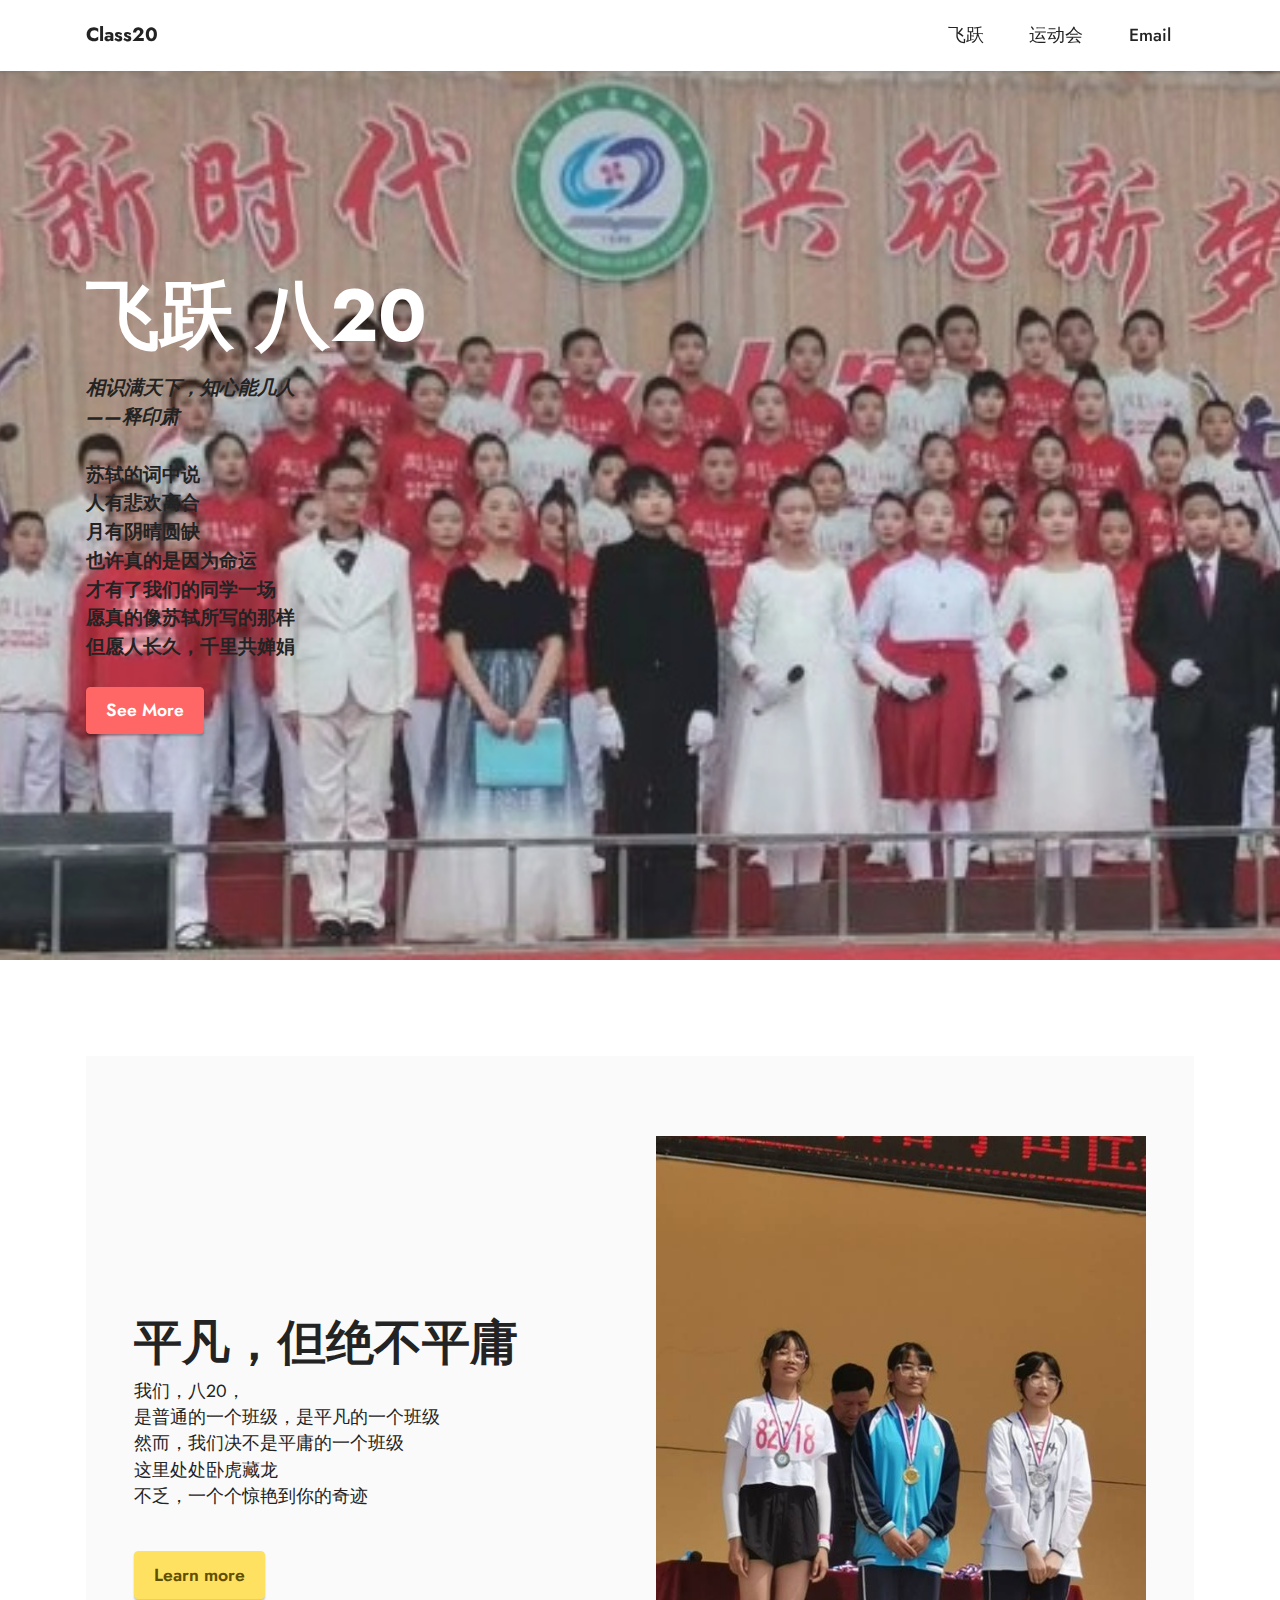
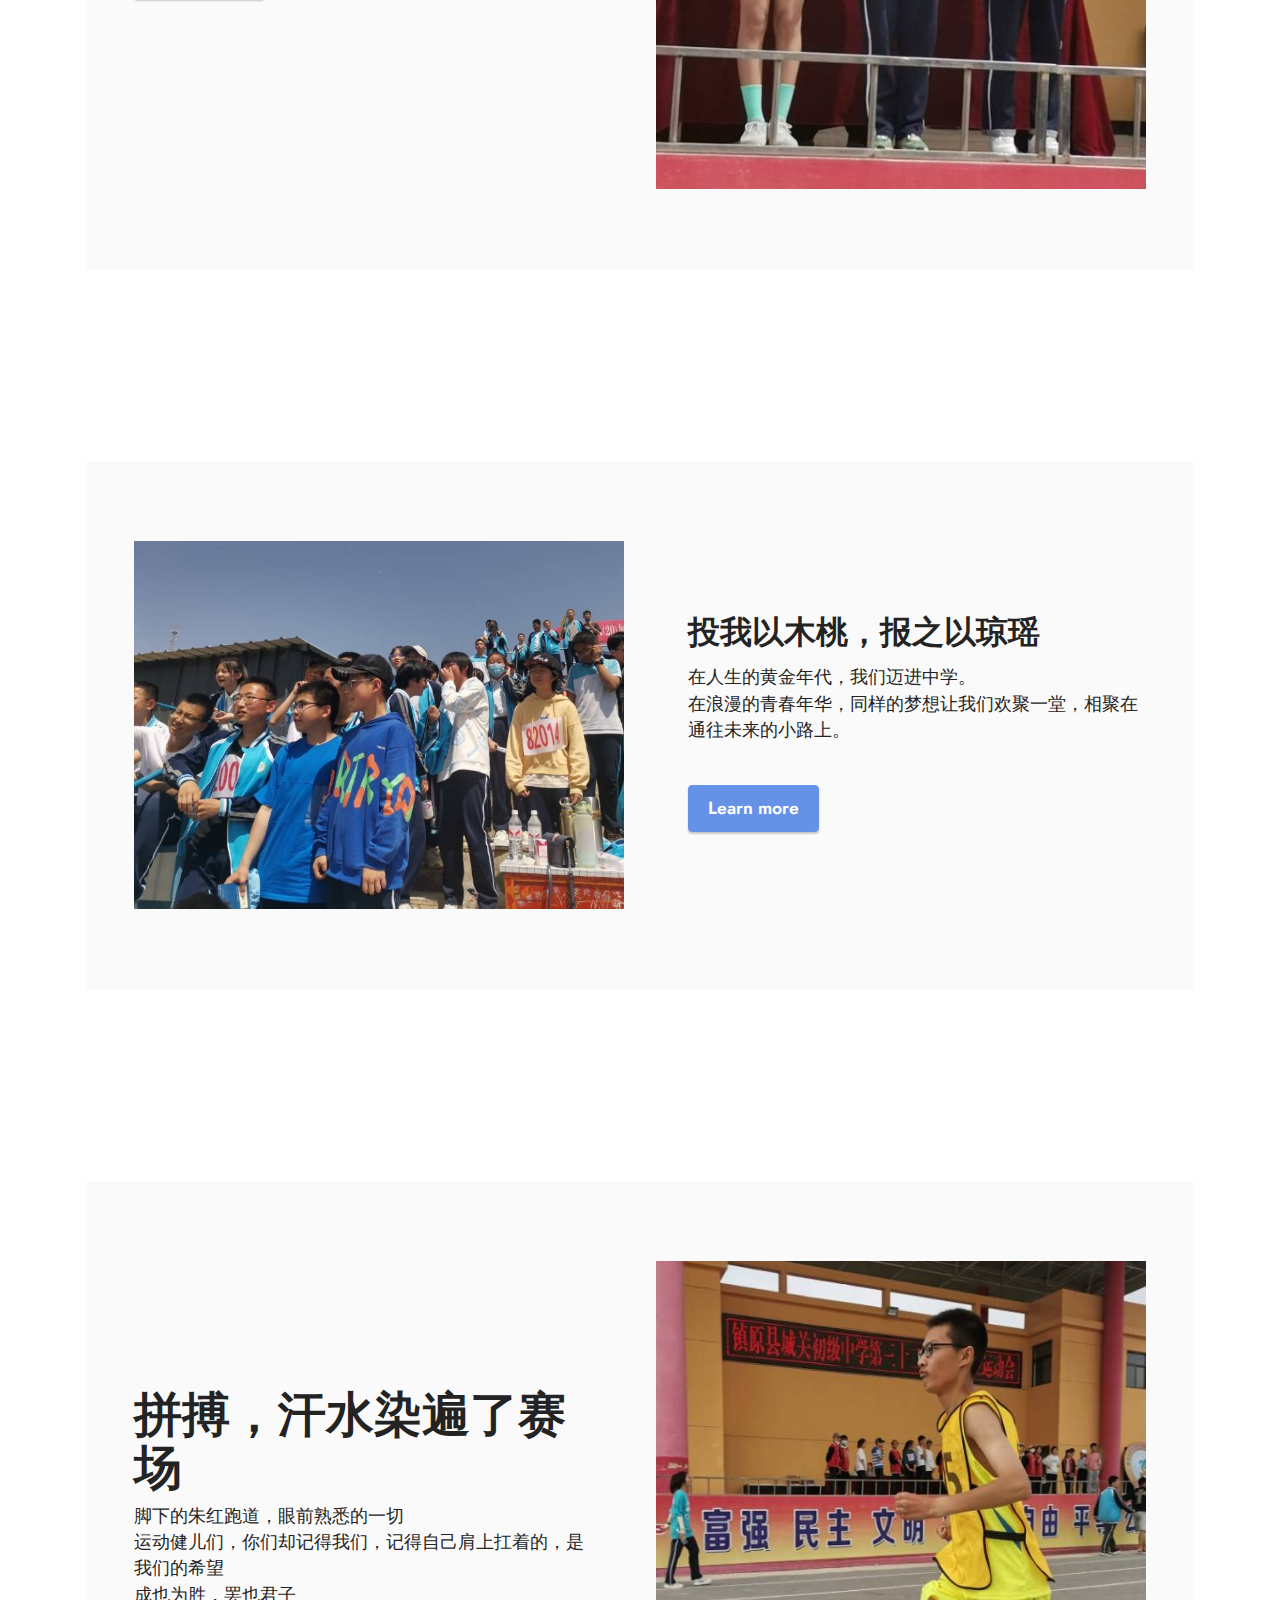
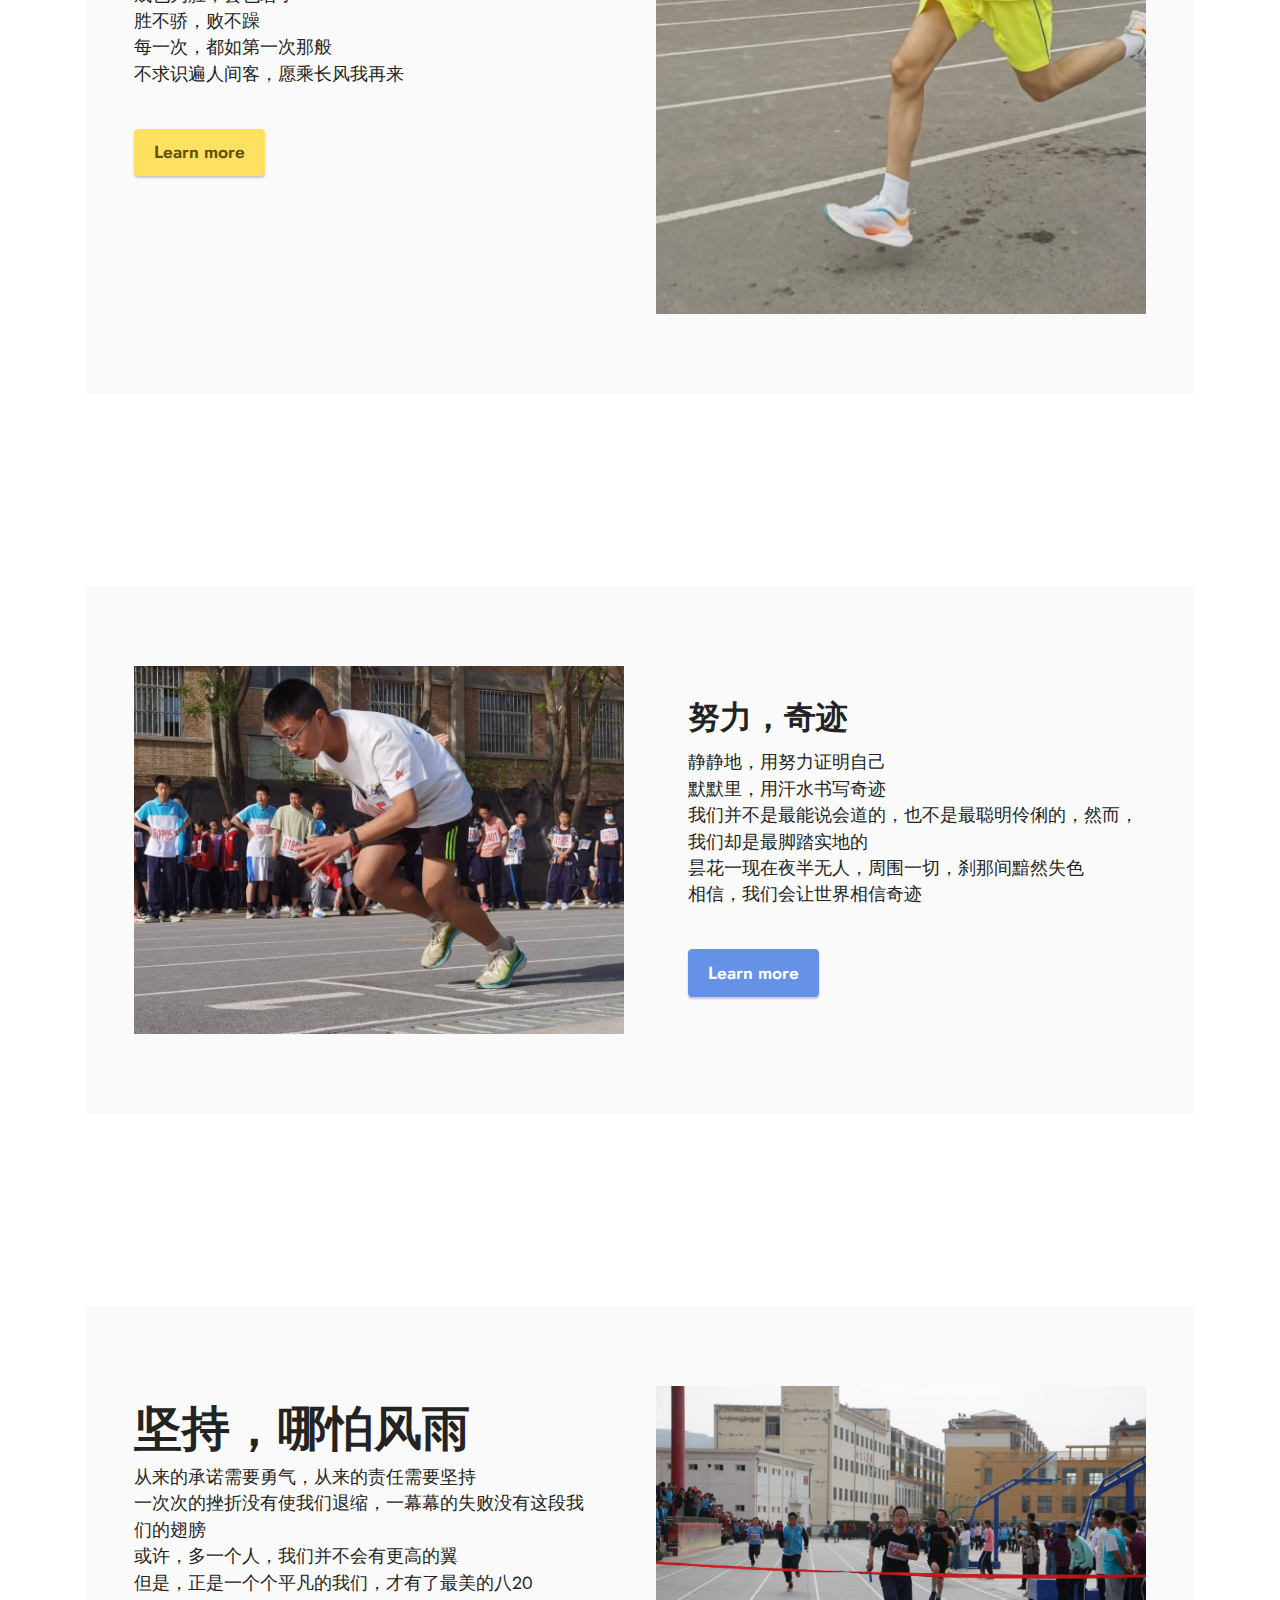
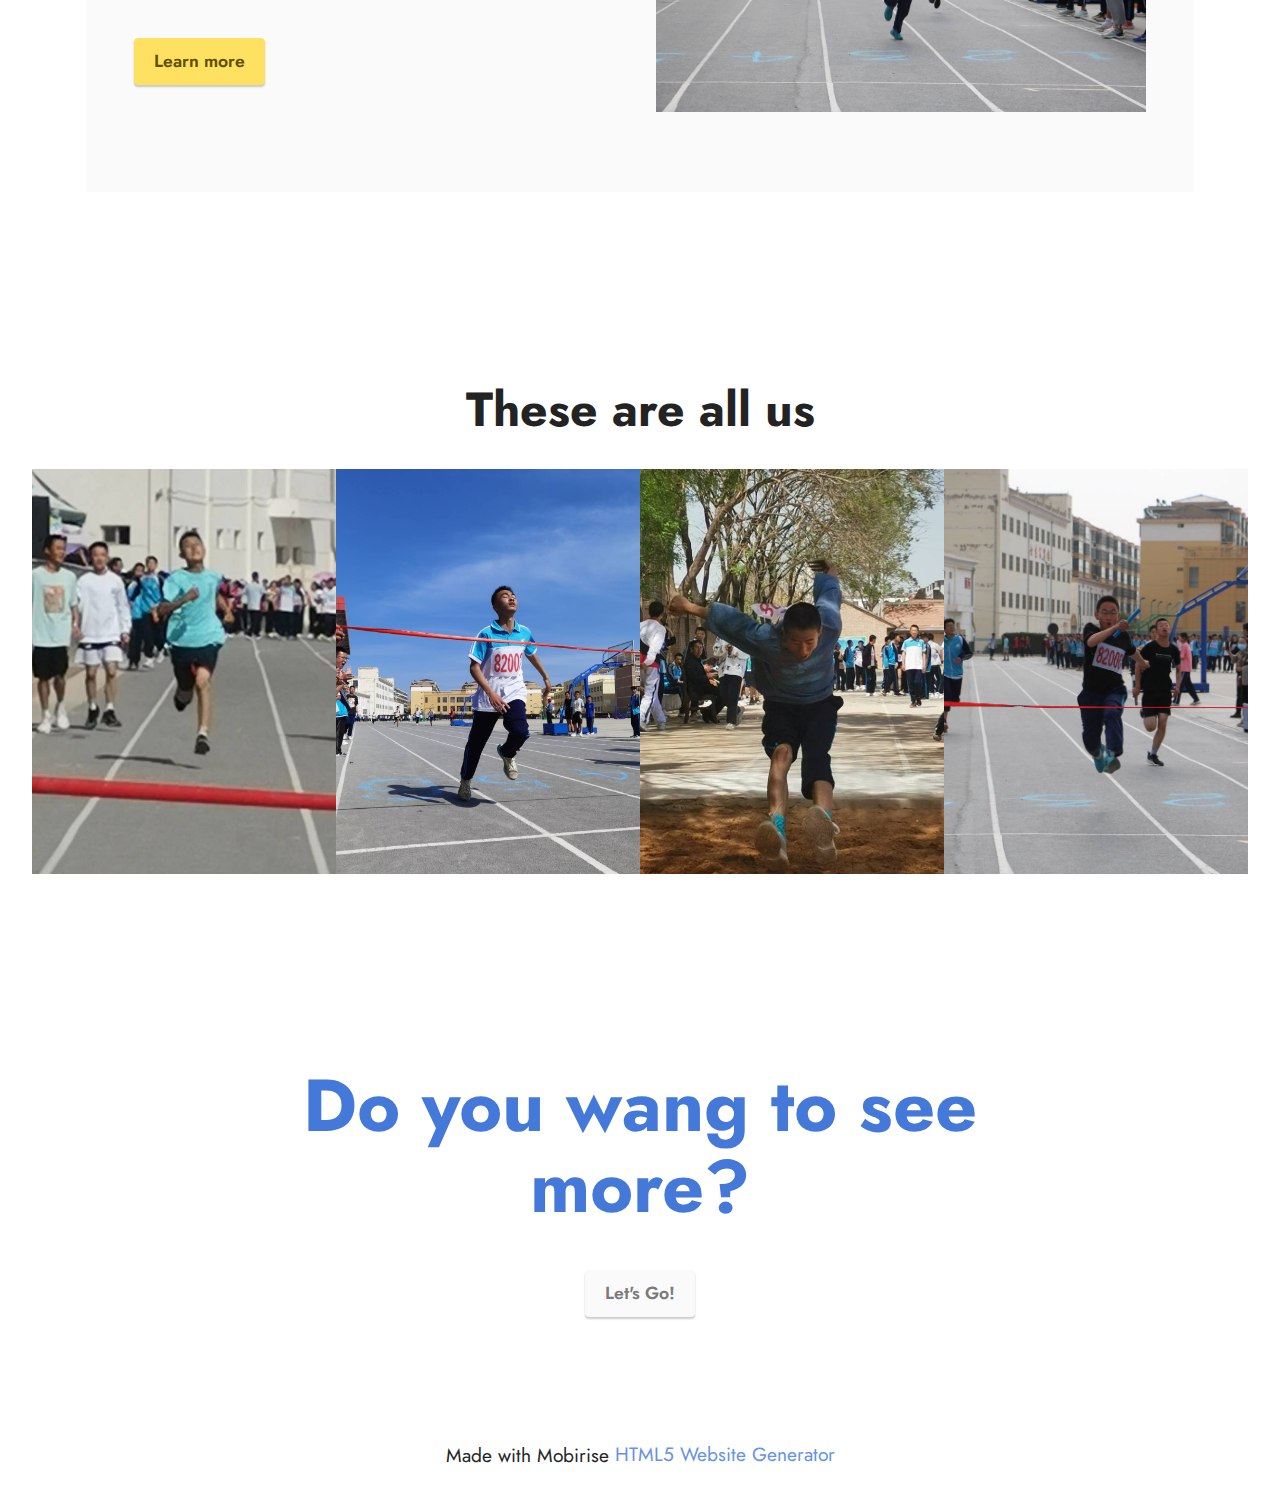
<file: index.html>
<!DOCTYPE html>
<html  >
<head>
  <!-- Site made with Mobirise Website Builder v5.6.8, https://mobirise.com -->
  <meta charset="UTF-8">
  <meta http-equiv="X-UA-Compatible" content="IE=edge">
  <meta name="generator" content="Mobirise v5.6.8, mobirise.com">
  <meta name="twitter:card" content="summary_large_image"/>
  <meta name="twitter:image:src" content="">
  <meta property="og:image" content="">
  <meta name="twitter:title" content="Home">
  <meta name="viewport" content="width=device-width, initial-scale=1, minimum-scale=1">
  <link rel="shortcut icon" href="assets/images/logo.png" type="image/x-icon">
  <meta name="description" content="">
  
  
  <title>Home</title>
  <link rel="stylesheet" href="assets/web/assets/mobirise-icons2/mobirise2.css">
  <link rel="stylesheet" href="assets/bootstrap/css/bootstrap.min.css">
  <link rel="stylesheet" href="assets/bootstrap/css/bootstrap-grid.min.css">
  <link rel="stylesheet" href="assets/bootstrap/css/bootstrap-reboot.min.css">
  <link rel="stylesheet" href="assets/dropdown/css/style.css">
  <link rel="stylesheet" href="assets/socicon/css/styles.css">
  <link rel="stylesheet" href="assets/theme/css/style.css">
  <link rel="preload" href="https://fonts.googleapis.com/css2?family=Jost:ital,wght@0,400;0,700;1,400;1,700&display=swap&display=swap" as="style" onload="this.onload=null;this.rel='stylesheet'">
  <noscript><link rel="stylesheet" href="https://fonts.googleapis.com/css2?family=Jost:ital,wght@0,400;0,700;1,400;1,700&display=swap&display=swap"></noscript>
  <link rel="preload" as="style" href="assets/mobirise/css/mbr-additional.css"><link rel="stylesheet" href="assets/mobirise/css/mbr-additional.css" type="text/css">
  
  
  
  
</head>
<body>
  
  <section data-bs-version="5.1" class="menu menu1 cid-t7Yn6QoQrA" once="menu" id="menu1-0">
    

    <nav class="navbar navbar-dropdown navbar-fixed-top navbar-expand-lg">
        <div class="container">
            <div class="navbar-brand">
                
                <span class="navbar-caption-wrap"><a class="navbar-caption text-black display-7" href="https://mobiri.se">Class20</a></span>
            </div>
            <button class="navbar-toggler" type="button" data-toggle="collapse" data-bs-toggle="collapse" data-target="#navbarSupportedContent" data-bs-target="#navbarSupportedContent" aria-controls="navbarNavAltMarkup" aria-expanded="false" aria-label="Toggle navigation">
                <div class="hamburger">
                    <span></span>
                    <span></span>
                    <span></span>
                    <span></span>
                </div>
            </button>
            <div class="collapse navbar-collapse" id="navbarSupportedContent">
                <ul class="navbar-nav nav-dropdown nav-right" data-app-modern-menu="true"><li class="nav-item"><a class="nav-link link text-black text-primary display-4" href="index.html">飞跃</a></li>
                    <li class="nav-item"><a class="nav-link link text-black text-primary display-4" href="page1.html">运动会</a></li>
                    <li class="nav-item"><a class="nav-link link text-black text-primary display-4" href="mailto:redblueidea@163.com">Email</a>
                    </li></ul>
                
                
            </div>
        </div>
    </nav>
</section>

<section data-bs-version="5.1" class="header1 cid-t7YnnRi07u mbr-fullscreen" id="header1-1">

    

    
    <div class="mbr-overlay" style="opacity: 0.1; background-color: rgb(250, 250, 250);"></div>

    <div class="container">
        <div class="row">
            <div class="col-12 col-lg-5">
                <h1 class="mbr-section-title mbr-fonts-style mb-3 display-1"><strong>飞跃 八20</strong></h1>
                
                <p class="mbr-text mbr-fonts-style display-7"><strong><em>相识满天下，知心能几人<br>——释印肃<br></em><br>苏轼的词中说
<br>人有悲欢离合
<br>月有阴晴圆缺
<br>也许真的是因为命运
<br>才有了我们的同学一场
<br>愿真的像苏轼所写的那样
<br>但愿人长久，千里共婵娟</strong></p>
                <div class="mbr-section-btn mt-3"><a class="btn btn-secondary display-4" href="https://mobiri.se">See More</a></div>
            </div>
        </div>
    </div>
</section>

<section data-bs-version="5.1" class="features15 cid-t7YnO1pW0z" id="features16-2">

    

    
    
    <div class="container">
        <div class="content-wrapper">
            <div class="row align-items-center">
                <div class="col-12 col-lg">
                    <div class="text-wrapper">
                        <h6 class="card-title mbr-fonts-style display-2"><strong>平凡，但绝不平庸</strong></h6>
                        <p class="mbr-text mbr-fonts-style mb-4 display-4">
                            我们，八20，<br>是普通的一个班级，是平凡的一个班级<br>然而，我们决不是平庸的一个班级<br>这里处处卧虎藏龙<br>不乏，一个个惊艳到你的奇迹</p>
                        <div class="mbr-section-btn mt-3"><a class="btn btn-warning display-4" href="https://mobiri.se">Learn more</a></div>
                    </div>
                </div>
                <div class="col-12 col-lg-6">
                    <div class="image-wrapper">
                        <img src="assets/images/82ee804824236d16d9d268b77f55731c.jpeg" alt="Mobirise Website Builder">
                    </div>
                </div>
            </div>
        </div>
    </div>
</section>

<section data-bs-version="5.1" class="features16 cid-t7YnOtaygg" id="features17-3">
    

    
    
    <div class="container">
        <div class="content-wrapper">
            <div class="row align-items-center">
                <div class="col-12 col-lg-6">
                    <div class="image-wrapper">
                        <img src="assets/images/82a43475dc8a4a84e196269d51ff487e.jpeg" alt="Mobirise Website Builder">
                    </div>
                </div>
                <div class="col-12 col-lg">
                    <div class="text-wrapper">
                        <h6 class="card-title mbr-fonts-style display-5">
                            <strong>投我以木桃，报之以琼瑶</strong></h6>
                        <p class="mbr-text mbr-fonts-style mb-4 display-4">在人生的黄金年代，我们迈进中学。<br>在浪漫的青春年华，同样的梦想让我们欢聚一堂，相聚在通往未来的小路上。</p>
                        <div class="mbr-section-btn mt-3">
                            <a class="btn btn-primary display-4" href="https://mobiri.se">
                                Learn more
                            </a>
                        </div>
                    </div>
                </div>
            </div>
        </div>
    </div>
</section>

<section data-bs-version="5.1" class="features15 cid-t7YnU3iuUb" id="features16-4">

    

    
    
    <div class="container">
        <div class="content-wrapper">
            <div class="row align-items-center">
                <div class="col-12 col-lg">
                    <div class="text-wrapper">
                        <h6 class="card-title mbr-fonts-style display-2">
                            <strong>拼搏，汗水染遍了赛场</strong></h6>
                        <p class="mbr-text mbr-fonts-style mb-4 display-4">
                            脚下的朱红跑道，眼前熟悉的一切<br>运动健儿们，你们却记得我们，记得自己肩上扛着的，是我们的希望<br>成也为胜，罢也君子<br>胜不骄，败不躁<br>每一次，都如第一次那般<br>不求识遍人间客，愿乘长风我再来</p>
                        <div class="mbr-section-btn mt-3">
                            <a class="btn btn-warning display-4" href="https://mobiri.se">Learn more</a>
                        </div>
                    </div>
                </div>
                <div class="col-12 col-lg-6">
                    <div class="image-wrapper">
                        <img src="assets/images/6b821ed4e8d4d411399828bcda715013-1.jpeg" alt="Mobirise Website Builder">
                    </div>
                </div>
            </div>
        </div>
    </div>
</section>

<section data-bs-version="5.1" class="features16 cid-t7YnUYtHRZ" id="features17-5">
    

    
    
    <div class="container">
        <div class="content-wrapper">
            <div class="row align-items-center">
                <div class="col-12 col-lg-6">
                    <div class="image-wrapper">
                        <img src="assets/images/cache-57d3da73422345fc..jpeg" alt="Mobirise Website Builder">
                    </div>
                </div>
                <div class="col-12 col-lg">
                    <div class="text-wrapper">
                        <h6 class="card-title mbr-fonts-style display-5">
                            <strong>努力，奇迹</strong></h6>
                        <p class="mbr-text mbr-fonts-style mb-4 display-4">
                            静静地，用努力证明自己<br>默默里，用汗水书写奇迹<br>我们并不是最能说会道的，也不是最聪明伶俐的，然而，我们却是最脚踏实地的<br>昙花一现在夜半无人，周围一切，刹那间黯然失色<br>相信，我们会让世界相信奇迹</p>
                        <div class="mbr-section-btn mt-3">
                            <a class="btn btn-primary display-4" href="https://mobiri.se">
                                Learn more
                            </a>
                        </div>
                    </div>
                </div>
            </div>
        </div>
    </div>
</section>

<section data-bs-version="5.1" class="features15 cid-t7YGbNDM7C" id="features16-9">

    

    
    
    <div class="container">
        <div class="content-wrapper">
            <div class="row align-items-center">
                <div class="col-12 col-lg">
                    <div class="text-wrapper">
                        <h6 class="card-title mbr-fonts-style display-2">
                            <strong>坚持，哪怕风雨</strong></h6>
                        <p class="mbr-text mbr-fonts-style mb-4 display-4">
                            从来的承诺需要勇气，从来的责任需要坚持<br>一次次的挫折没有使我们退缩，一幕幕的失败没有这段我们的翅膀<br>或许，多一个人，我们并不会有更高的翼<br>但是，正是一个个平凡的我们，才有了最美的八20</p>
                        <div class="mbr-section-btn mt-3">
                            <a class="btn btn-warning display-4" href="https://mobiri.se">Learn more</a>
                        </div>
                    </div>
                </div>
                <div class="col-12 col-lg-6">
                    <div class="image-wrapper">
                        <img src="assets/images/cache-4a09bb777e86af0c..jpg" alt="Mobirise Website Builder">
                    </div>
                </div>
            </div>
        </div>
    </div>
</section>

<section data-bs-version="5.1" class="gallery6 mbr-gallery cid-t7YL1QZete" id="gallery6-c">
    

    
    

    <div class="container-fluid">
        <div class="mbr-section-head">
            <h3 class="mbr-section-title mbr-fonts-style align-center m-0 display-2"><strong>These are all us</strong></h3>
            
        </div>
        <div class="row mbr-gallery mt-4">
            <div class="col-12 col-md-6 col-lg-3 item gallery-image">
                <div class="item-wrapper" data-toggle="modal" data-bs-toggle="modal" data-target="#t8fhgVXKvv-modal" data-bs-target="#t8fhgVXKvv-modal">
                    <img class="w-100" src="assets/images/e0777cffda49f457a527d5fe91337bee.jpeg" alt="Mobirise Website Builder" data-slide-to="0" data-bs-slide-to="0" data-target="#lb-t8fhgVXKvv" data-bs-target="#lb-t8fhgVXKvv">
                    <div class="icon-wrapper">
                        <span class="mobi-mbri mobi-mbri-search mbr-iconfont mbr-iconfont-btn"></span>
                    </div>
                </div>
                
            </div>
            <div class="col-12 col-md-6 col-lg-3 item gallery-image">
                <div class="item-wrapper" data-toggle="modal" data-bs-toggle="modal" data-target="#t8fhgVXKvv-modal" data-bs-target="#t8fhgVXKvv-modal">
                    <img class="w-100" src="assets/images/cache-193f62370bb092d8..jpeg" alt="Mobirise Website Builder" data-slide-to="1" data-bs-slide-to="1" data-target="#lb-t8fhgVXKvv" data-bs-target="#lb-t8fhgVXKvv">
                    <div class="icon-wrapper">
                        <span class="mobi-mbri mobi-mbri-search mbr-iconfont mbr-iconfont-btn"></span>
                    </div>
                </div>
                
            </div>
            <div class="col-12 col-md-6 col-lg-3 item gallery-image">
                <div class="item-wrapper" data-toggle="modal" data-bs-toggle="modal" data-target="#t8fhgVXKvv-modal" data-bs-target="#t8fhgVXKvv-modal">
                    <img class="w-100" src="assets/images/2cbe12c4c77d58d3dca0f9d0318b4775.jpeg" alt="Mobirise Website Builder" data-slide-to="2" data-bs-slide-to="2" data-target="#lb-t8fhgVXKvv" data-bs-target="#lb-t8fhgVXKvv">
                    <div class="icon-wrapper">
                        <span class="mobi-mbri mobi-mbri-search mbr-iconfont mbr-iconfont-btn"></span>
                    </div>
                </div>
                
            </div>
            <div class="col-12 col-md-6 col-lg-3 item gallery-image">
                <div class="item-wrapper" data-toggle="modal" data-bs-toggle="modal" data-target="#t8fhgVXKvv-modal" data-bs-target="#t8fhgVXKvv-modal">
                    <img class="w-100" src="assets/images/cache-76b415855c835888..jpg" alt="Mobirise Website Builder" data-slide-to="3" data-bs-slide-to="3" data-target="#lb-t8fhgVXKvv" data-bs-target="#lb-t8fhgVXKvv">
                    <div class="icon-wrapper">
                        <span class="mobi-mbri mobi-mbri-search mbr-iconfont mbr-iconfont-btn"></span>
                    </div>
                </div>
                
            </div>
        </div>

        <div class="modal mbr-slider" tabindex="-1" role="dialog" aria-hidden="true" id="t8fhgVXKvv-modal">
            <div class="modal-dialog" role="document">
                <div class="modal-content">
                    <div class="modal-body">
                        <div class="carousel slide" id="lb-t8fhgVXKvv" data-interval="5000" data-bs-interval="5000">
                            <div class="carousel-inner">
                                <div class="carousel-item active">
                                    <img class="d-block w-100" src="assets/images/e0777cffda49f457a527d5fe91337bee.jpeg" alt="Mobirise Website Builder">
                                </div>
                                <div class="carousel-item">
                                    <img class="d-block w-100" src="assets/images/cache-193f62370bb092d8..jpeg" alt="Mobirise Website Builder">
                                </div>
                                <div class="carousel-item">
                                    <img class="d-block w-100" src="assets/images/2cbe12c4c77d58d3dca0f9d0318b4775.jpeg" alt="Mobirise Website Builder">
                                </div>
                                <div class="carousel-item">
                                    <img class="d-block w-100" src="assets/images/cache-76b415855c835888..jpg" alt="Mobirise Website Builder">
                                </div>
                            </div>
                            <ol class="carousel-indicators">
                                <li data-slide-to="0" data-bs-slide-to="0" class="active" data-target="#lb-t8fhgVXKvv" data-bs-target="#lb-t8fhgVXKvv"></li>
                                <li data-slide-to="1" data-bs-slide-to="1" data-target="#lb-t8fhgVXKvv" data-bs-target="#lb-t8fhgVXKvv"></li>
                                <li data-slide-to="2" data-bs-slide-to="2" data-target="#lb-t8fhgVXKvv" data-bs-target="#lb-t8fhgVXKvv"></li>
                                <li data-slide-to="3" data-bs-slide-to="3" data-target="#lb-t8fhgVXKvv" data-bs-target="#lb-t8fhgVXKvv"></li>
                            </ol>
                            <a role="button" href="" class="close" data-dismiss="modal" data-bs-dismiss="modal" aria-label="Close">
                            </a>
                            <a class="carousel-control-prev carousel-control" role="button" data-slide="prev" data-bs-slide="prev" href="#lb-t8fhgVXKvv">
                                <span class="mobi-mbri mobi-mbri-arrow-prev" aria-hidden="true"></span>
                                <span class="sr-only visually-hidden">Previous</span>
                            </a>
                            <a class="carousel-control-next carousel-control" role="button" data-slide="next" data-bs-slide="next" href="#lb-t8fhgVXKvv">
                                <span class="mobi-mbri mobi-mbri-arrow-next" aria-hidden="true"></span>
                                <span class="sr-only visually-hidden">Next</span>
                            </a>
                        </div>
                    </div>
                </div>
            </div>
        </div>
    </div>
</section>

<section data-bs-version="5.1" class="info1 cid-t7YLjbHoDq" id="info1-d">
    

    
    
    <div class="align-center container">
        <div class="row justify-content-center">
            <div class="col-12 col-lg-8">
                <h3 class="mbr-section-title mb-4 mbr-fonts-style display-1">
                    <strong>Do you wang to see more?</strong></h3>
                
                <div class="mbr-section-btn"><a class="btn btn-white display-4" href="page1.html">Let's Go!</a></div>
            </div>
        </div>
    </div>
</section><section class="display-7" style="padding: 0;align-items: center;justify-content: center;flex-wrap: wrap;    align-content: center;display: flex;position: relative;height: 4rem;"><a href="https://mobiri.se/2791577" style="flex: 1 1;height: 4rem;position: absolute;width: 100%;z-index: 1;"><img alt="" style="height: 4rem;" src="[data-uri]"></a><p style="margin: 0;text-align: center;" class="display-7">Made with Mobirise &#8204;</p><a style="z-index:1" href="https://mobirise.com/html-builder.html">HTML5 Website Generator</a></section><script src="assets/bootstrap/js/bootstrap.bundle.min.js"></script>  <script src="assets/smoothscroll/smooth-scroll.js"></script>  <script src="assets/ytplayer/index.js"></script>  <script src="assets/dropdown/js/navbar-dropdown.js"></script>  <script src="assets/theme/js/script.js"></script>  
  
  
</body>
</html>
</file>
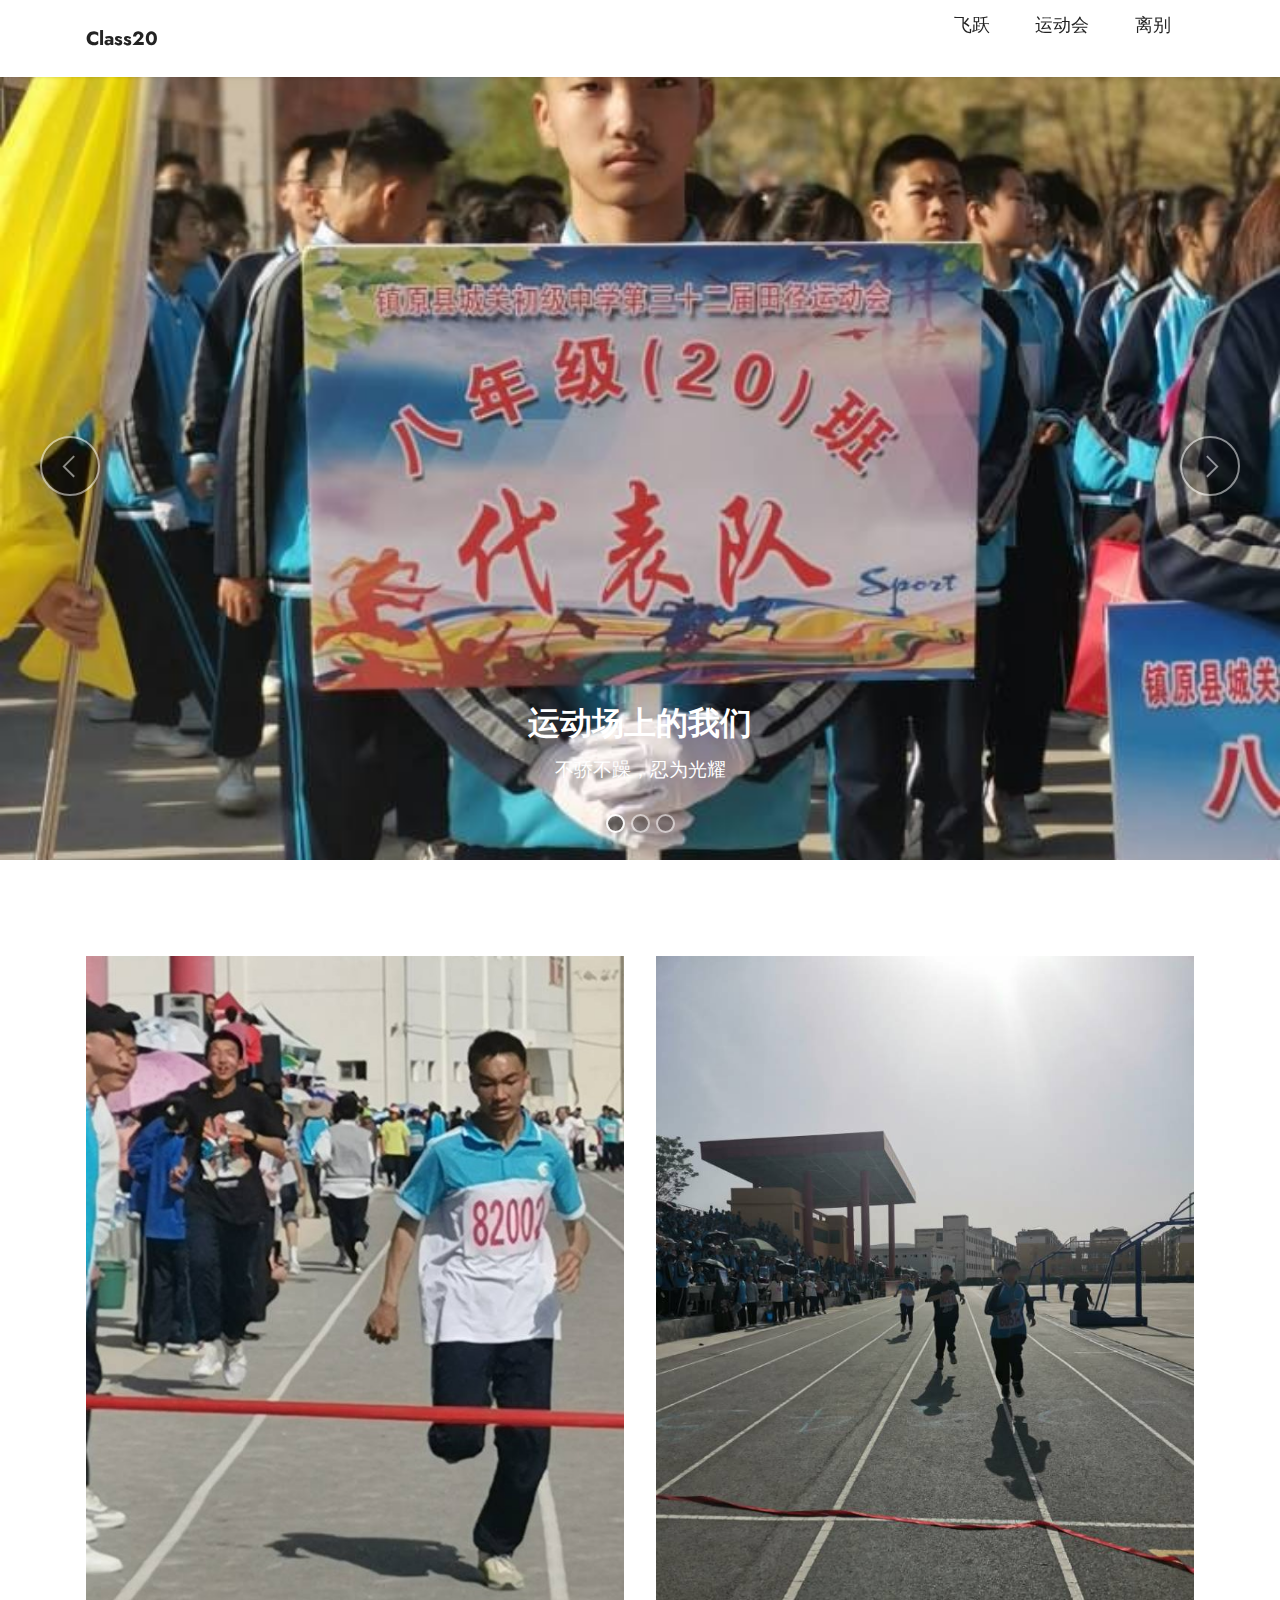
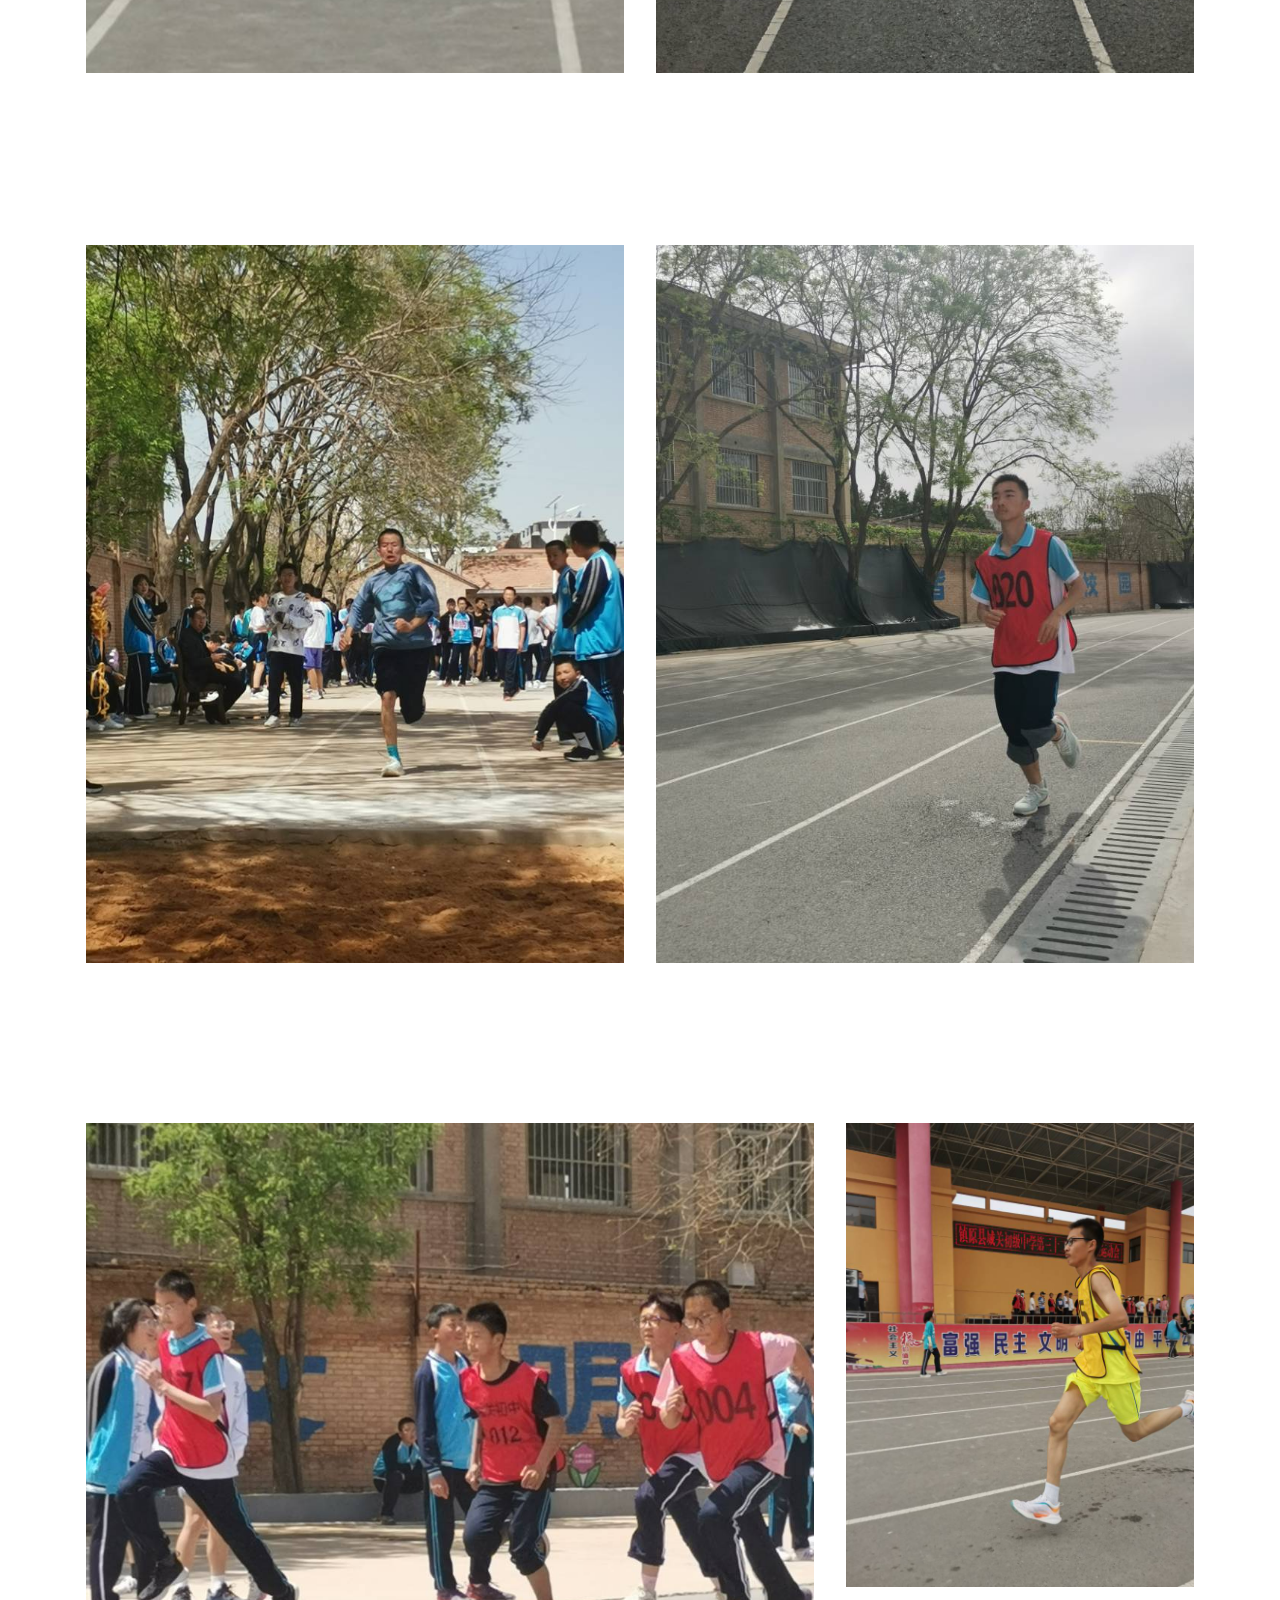
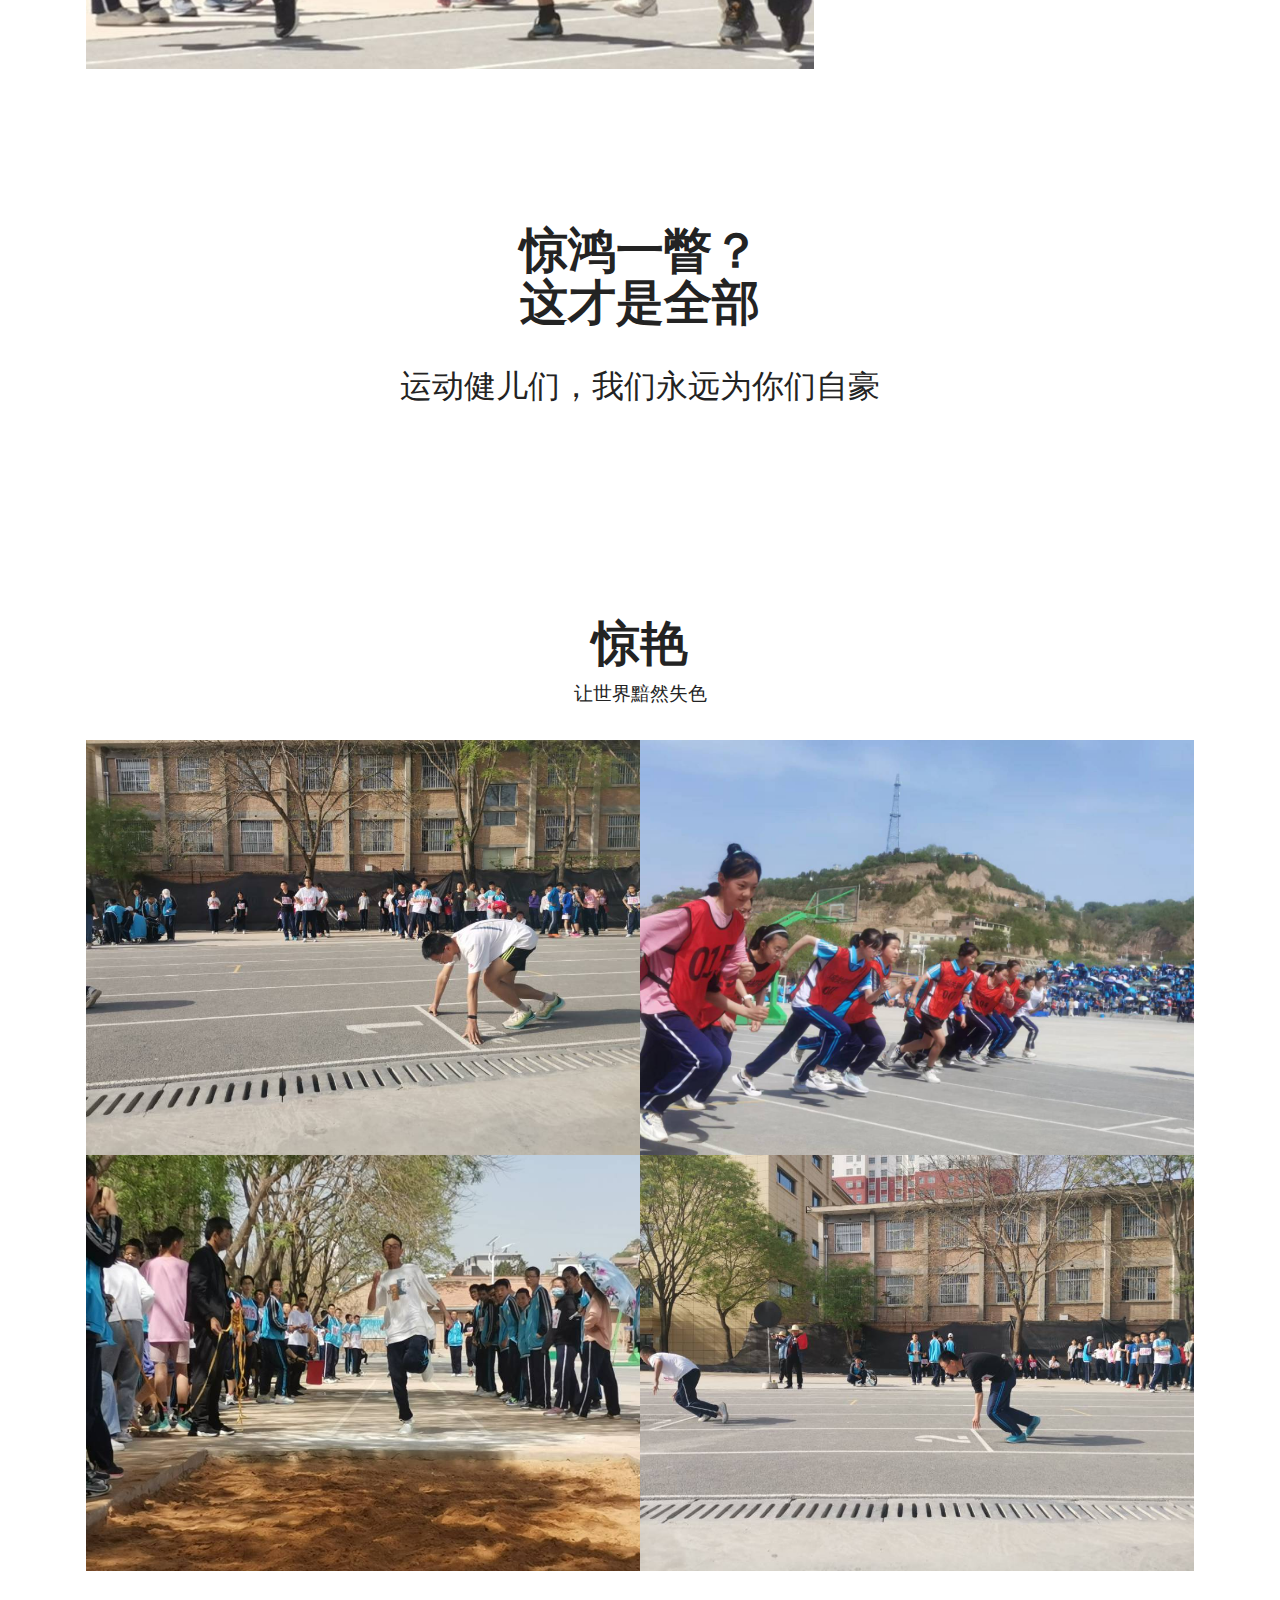
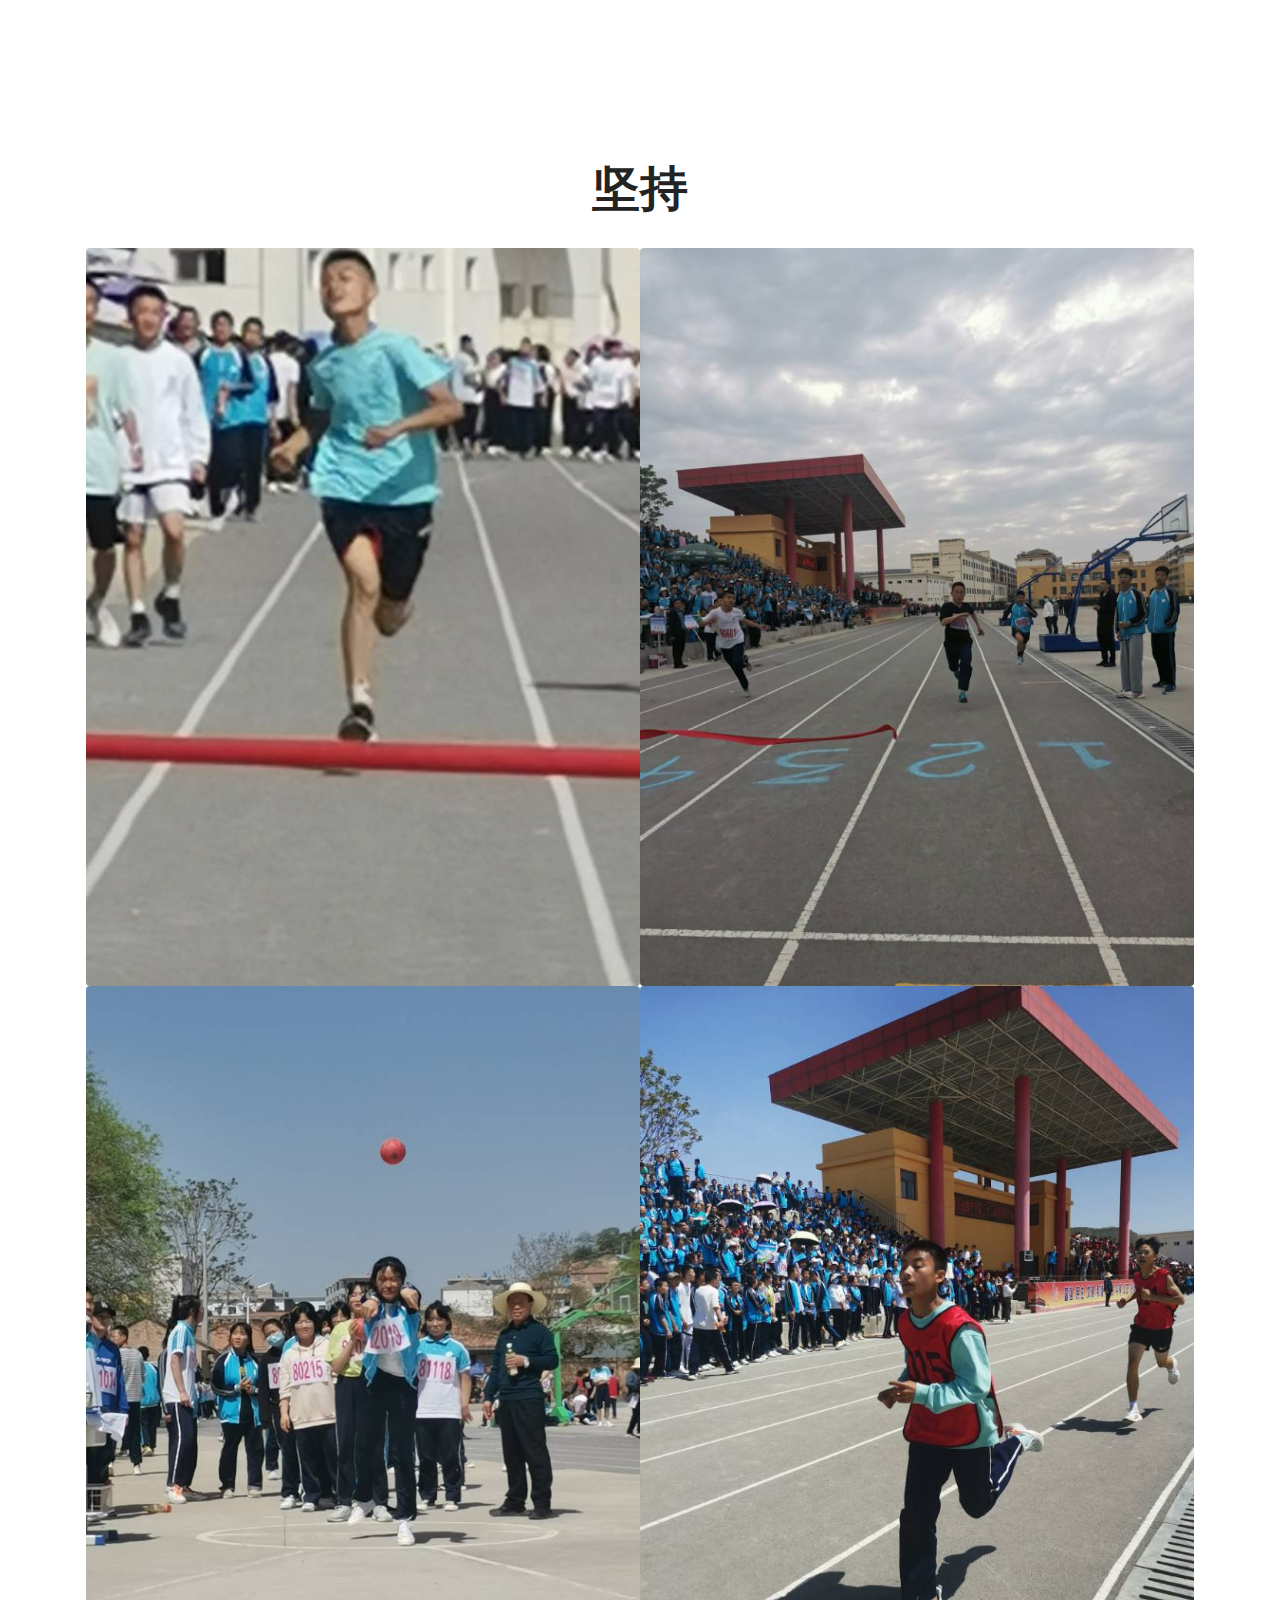
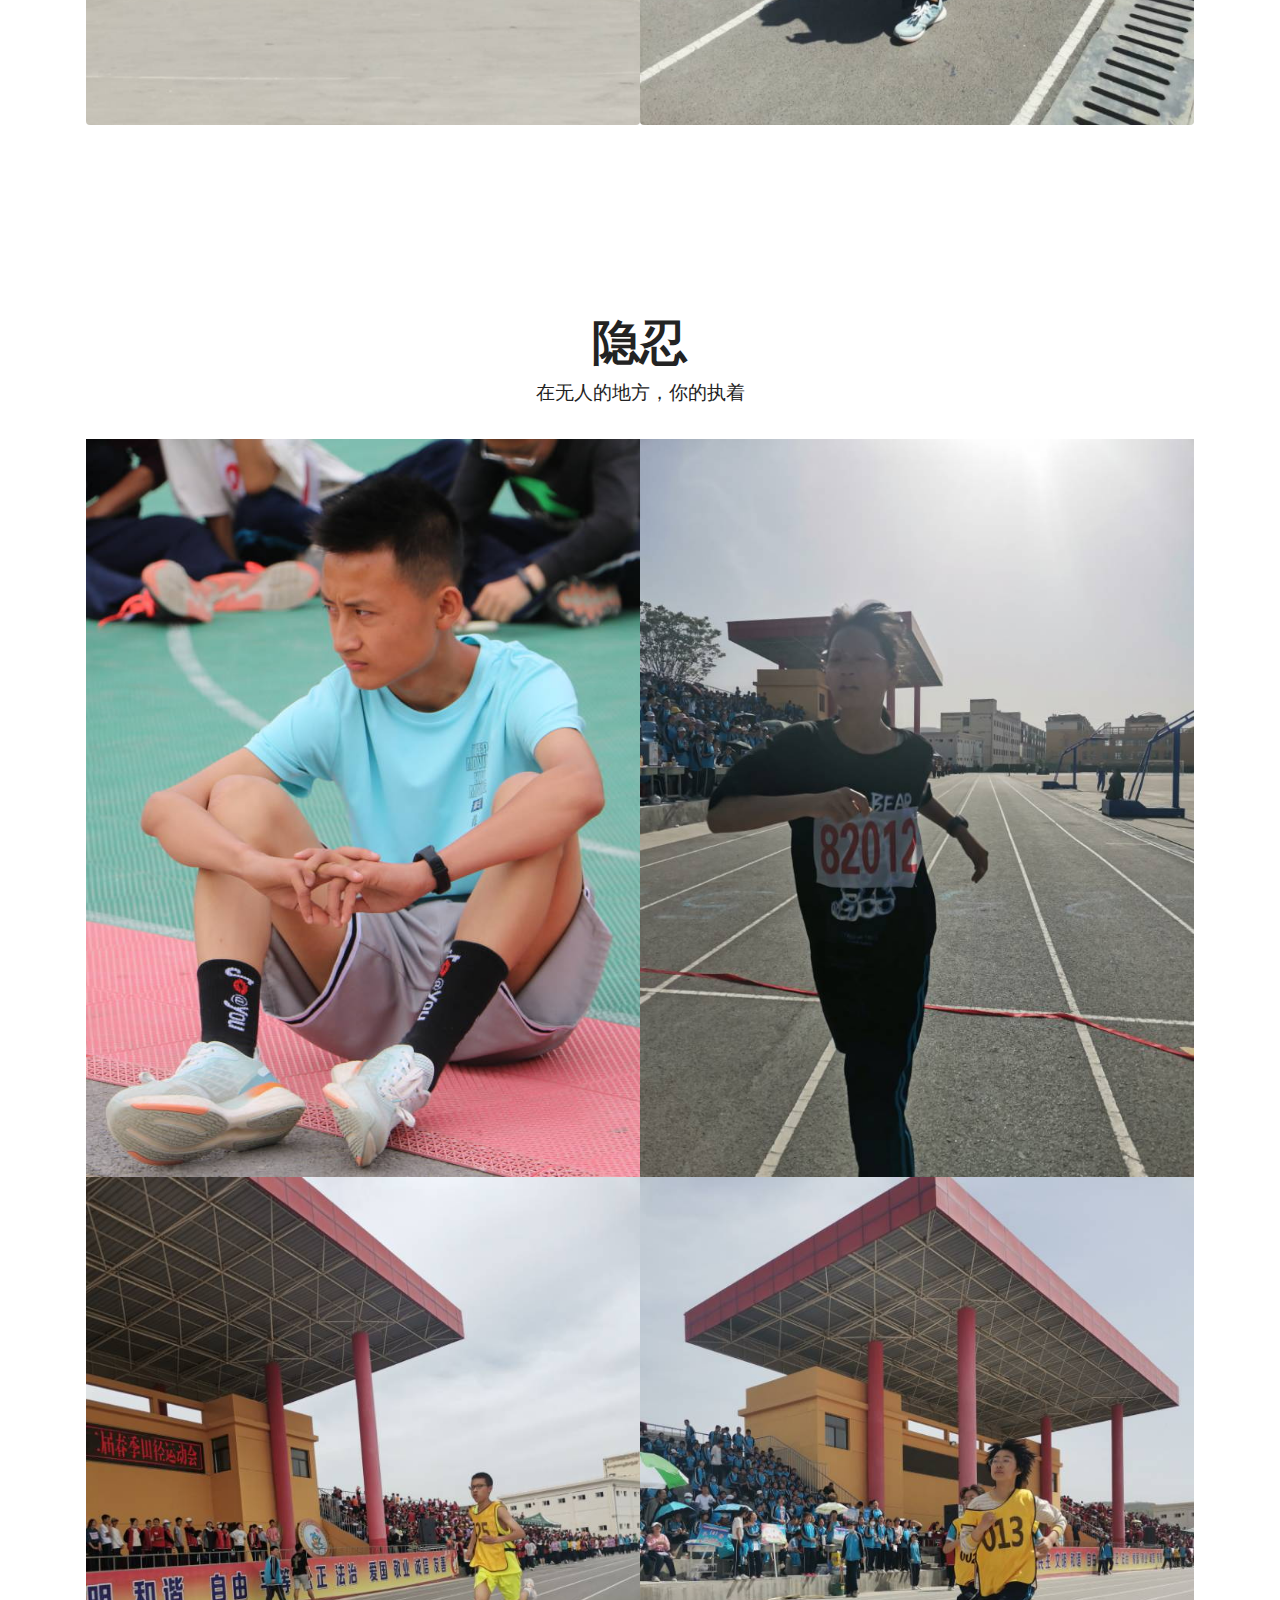
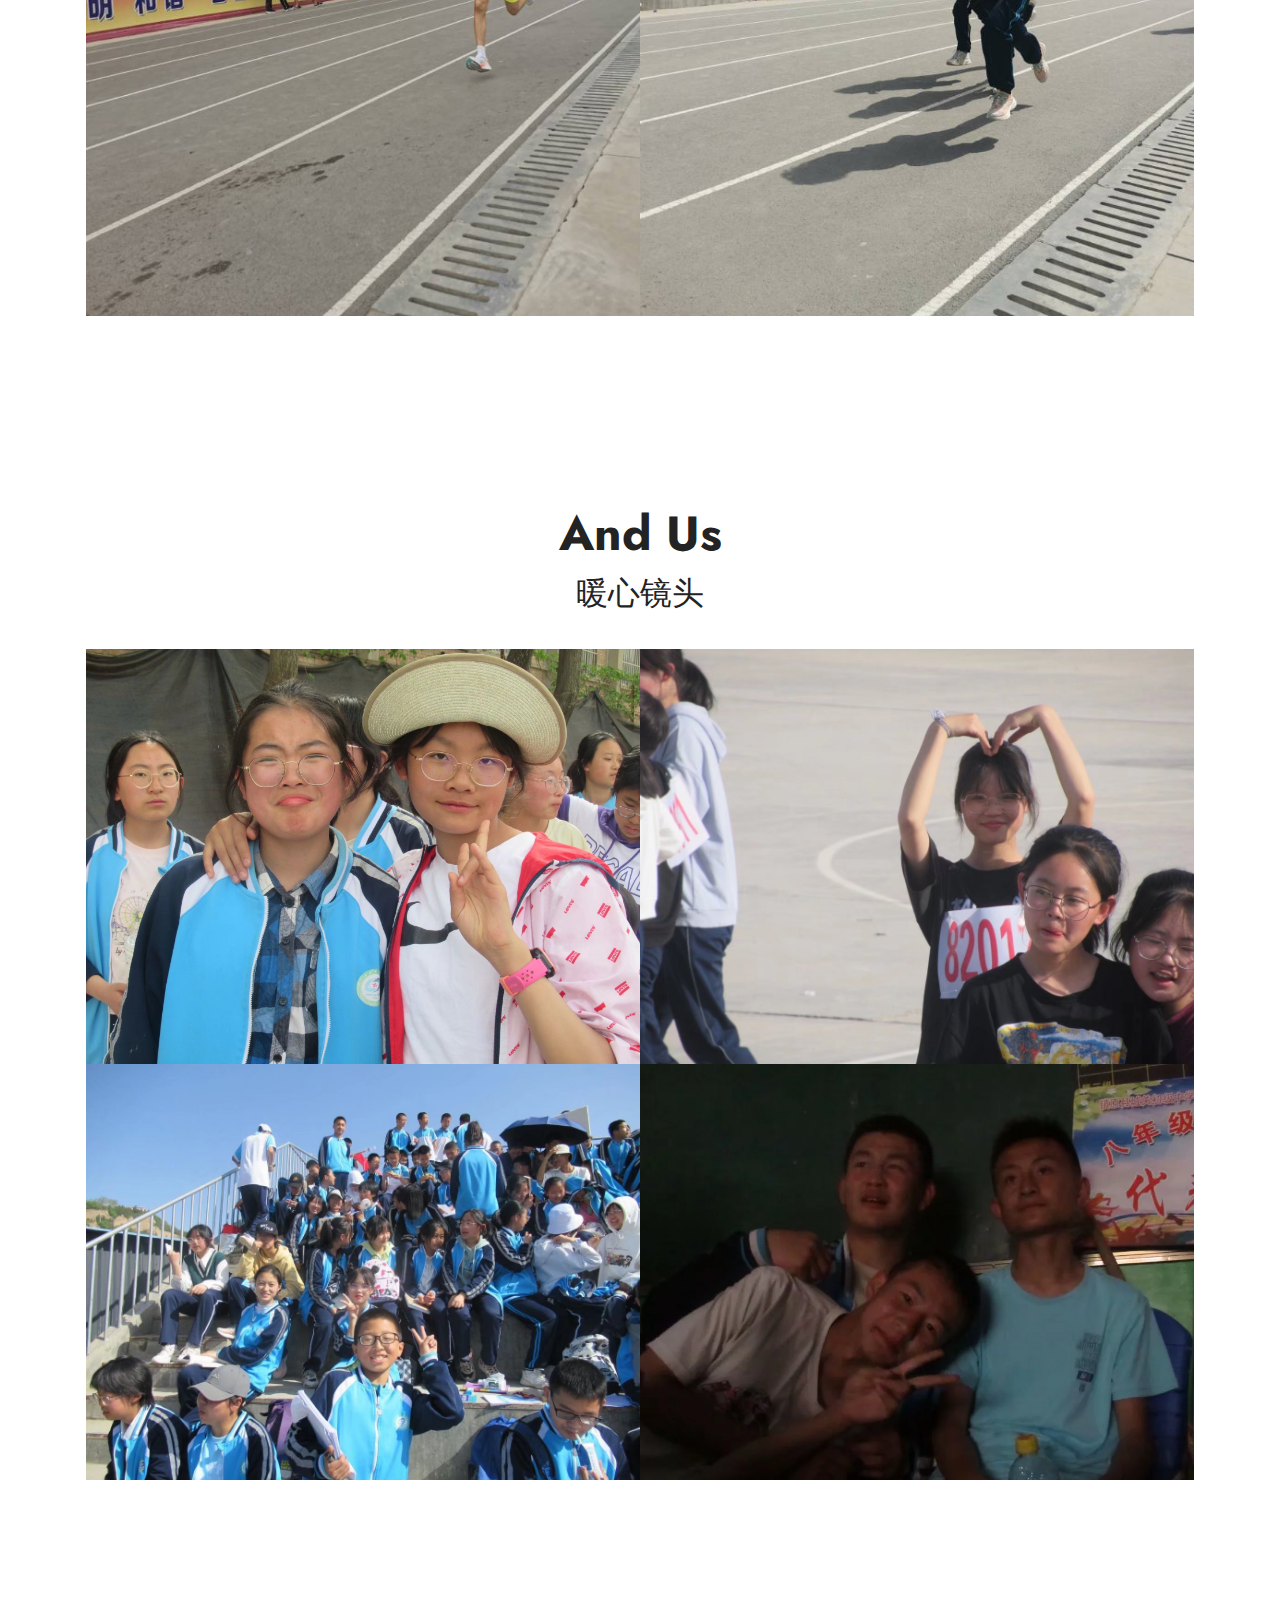
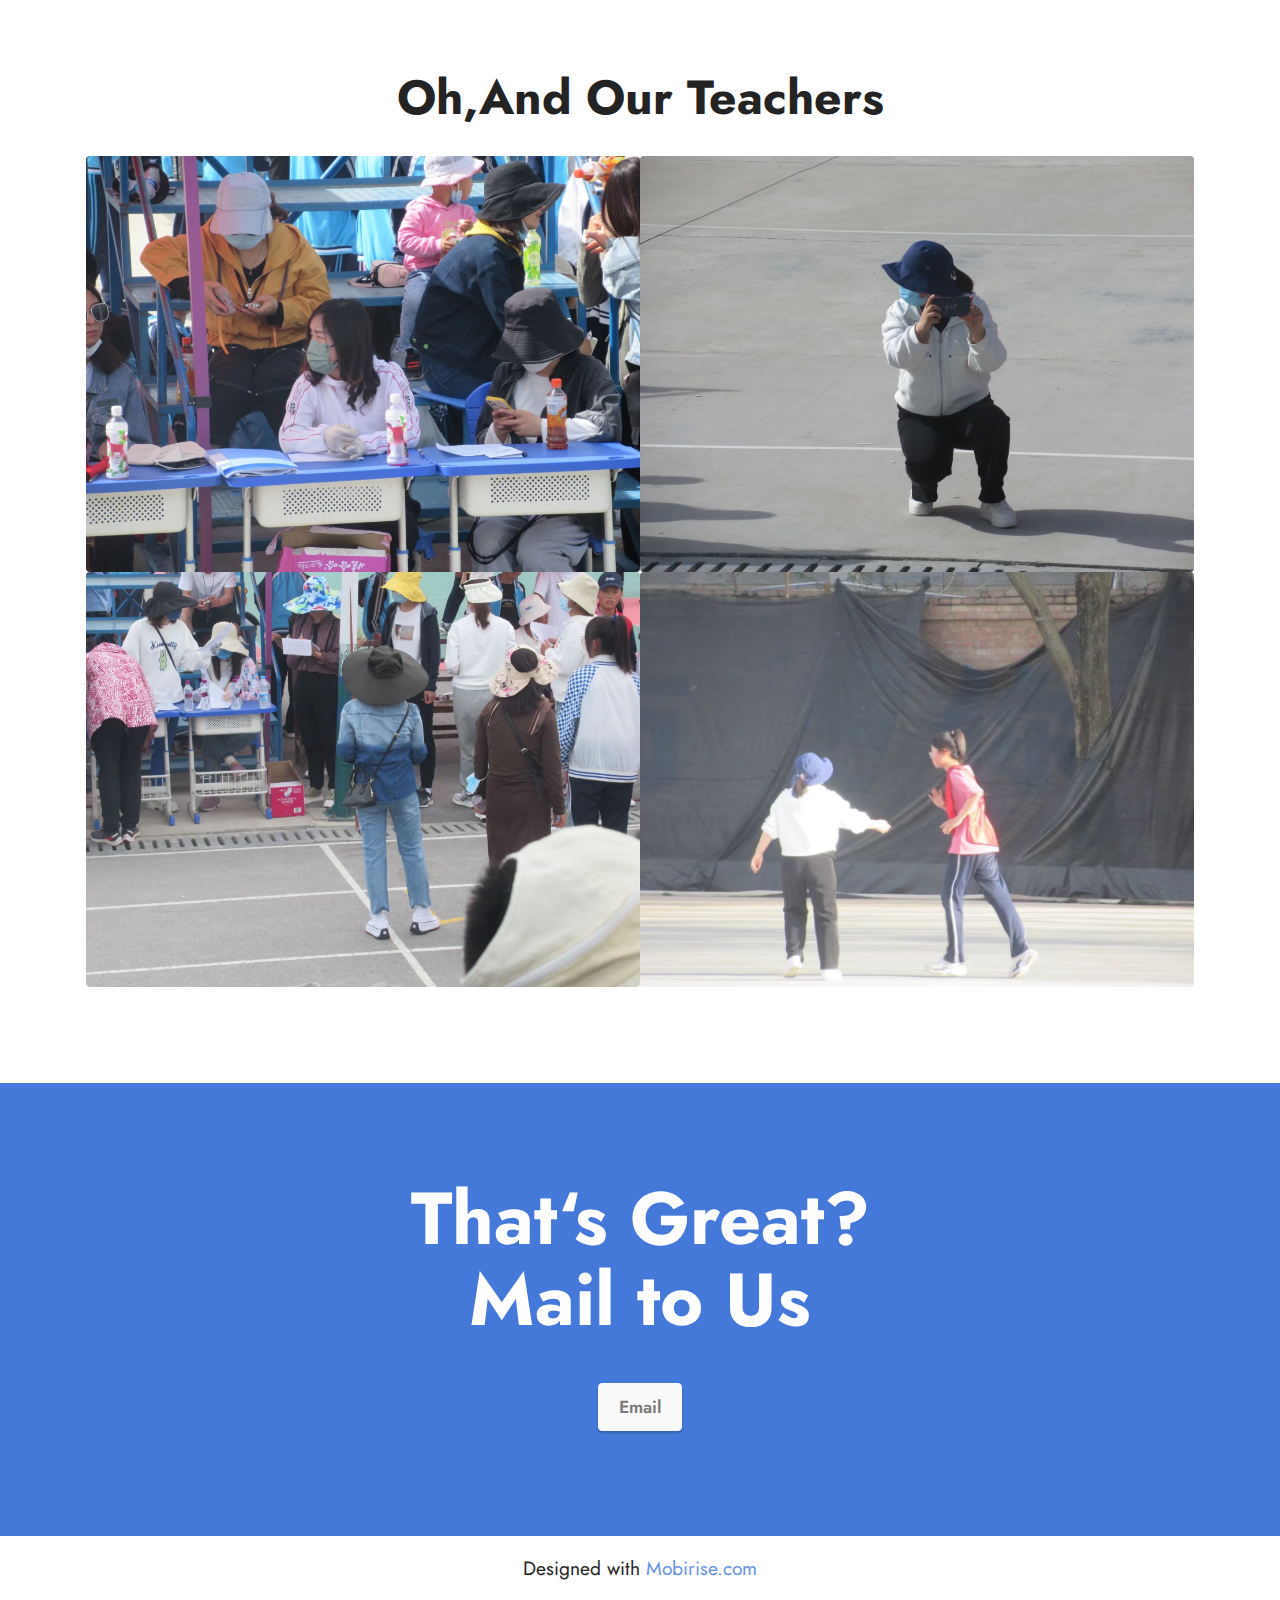
<file: page1.html>
<!DOCTYPE html>
<html  >
<head>
  <!-- Site made with Mobirise Website Builder v5.6.8, https://mobirise.com -->
  <meta charset="UTF-8">
  <meta http-equiv="X-UA-Compatible" content="IE=edge">
  <meta name="generator" content="Mobirise v5.6.8, mobirise.com">
  <meta name="twitter:card" content="summary_large_image"/>
  <meta name="twitter:image:src" content="">
  <meta property="og:image" content="">
  <meta name="twitter:title" content="Sportsmeet">
  <meta name="viewport" content="width=device-width, initial-scale=1, minimum-scale=1">
  <link rel="shortcut icon" href="assets/images/logo.png" type="image/x-icon">
  <meta name="description" content="">
  
  
  <title>Sportsmeet</title>
  <link rel="stylesheet" href="assets/web/assets/mobirise-icons2/mobirise2.css">
  <link rel="stylesheet" href="assets/bootstrap/css/bootstrap.min.css">
  <link rel="stylesheet" href="assets/bootstrap/css/bootstrap-grid.min.css">
  <link rel="stylesheet" href="assets/bootstrap/css/bootstrap-reboot.min.css">
  <link rel="stylesheet" href="assets/dropdown/css/style.css">
  <link rel="stylesheet" href="assets/socicon/css/styles.css">
  <link rel="stylesheet" href="assets/theme/css/style.css">
  <link rel="preload" href="https://fonts.googleapis.com/css2?family=Jost:ital,wght@0,400;0,700;1,400;1,700&display=swap&display=swap" as="style" onload="this.onload=null;this.rel='stylesheet'">
  <noscript><link rel="stylesheet" href="https://fonts.googleapis.com/css2?family=Jost:ital,wght@0,400;0,700;1,400;1,700&display=swap&display=swap"></noscript>
  <link rel="preload" as="style" href="assets/mobirise/css/mbr-additional.css"><link rel="stylesheet" href="assets/mobirise/css/mbr-additional.css" type="text/css">
  
  
  
  
</head>
<body>
  
  <section data-bs-version="5.1" class="menu menu1 cid-t7Yn6QoQrA" once="menu" id="menu1-a">
    

    <nav class="navbar navbar-dropdown navbar-fixed-top navbar-expand-lg">
        <div class="container">
            <div class="navbar-brand">
                
                <span class="navbar-caption-wrap"><a class="navbar-caption text-black display-7" href="https://mobiri.se">Class20</a></span>
            </div>
            <button class="navbar-toggler" type="button" data-toggle="collapse" data-bs-toggle="collapse" data-target="#navbarSupportedContent" data-bs-target="#navbarSupportedContent" aria-controls="navbarNavAltMarkup" aria-expanded="false" aria-label="Toggle navigation">
                <div class="hamburger">
                    <span></span>
                    <span></span>
                    <span></span>
                    <span></span>
                </div>
            </button>
            <div class="collapse navbar-collapse" id="navbarSupportedContent">
                <ul class="navbar-nav nav-dropdown nav-right" data-app-modern-menu="true"><li class="nav-item"><a class="nav-link link text-black text-primary display-4" href="index.html">飞跃</a></li>
                    <li class="nav-item"><a class="nav-link link text-black text-primary display-4" href="page1.html">运动会</a></li>
                    <li class="nav-item"><a class="nav-link link text-black text-primary display-4" href="page2.html">离别<br><br></a>
                    </li></ul>
                
                
            </div>
        </div>
    </nav>
</section>

<section data-bs-version="5.1" class="slider1 cid-t7YNGc5sF7" id="slider1-i">
    
    <div class="carousel slide" id="t8fhhmqoIL" data-interval="5000" data-bs-interval="5000">
        <ol class="carousel-indicators">
            <li data-slide-to="0" data-bs-slide-to="0" class="active" data-target="#t8fhhmqoIL" data-bs-target="#t8fhhmqoIL"></li>
            <li data-slide-to="1" data-bs-slide-to="1" data-target="#t8fhhmqoIL" data-bs-target="#t8fhhmqoIL"></li><li data-slide-to="2" data-bs-slide-to="2" data-target="#t8fhhmqoIL" data-bs-target="#t8fhhmqoIL"></li>
            
        </ol>
        <div class="carousel-inner">
            <div class="carousel-item slider-image item active">
                <div class="item-wrapper">
                    <img class="d-block w-100" src="assets/images/1.jpg" alt="Mobirise Website Builder" data-slide-to="0" data-bs-slide-to="0">
                    
                    <div class="carousel-caption">
                        <h5 class="mbr-section-subtitle mbr-fonts-style display-5"><strong>运动场上的我们</strong></h5>
                        <p class="mbr-section-text mbr-fonts-style display-7">不骄不躁，忍为光耀</p>
                    </div>
                </div>
            </div>
            
            <div class="carousel-item slider-image item">
                <div class="item-wrapper">
                    <img class="d-block w-100" src="assets/images/82ee804824236d16d9d268b77f55731c-1.jpeg" alt="Mobirise Website Builder" data-slide-to="1" data-bs-slide-to="1">
                    
                    <div class="carousel-caption">
                        <h5 class="mbr-section-subtitle mbr-fonts-style display-5"><strong>运动场上的我们</strong></h5>
                        <p class="mbr-section-text mbr-fonts-style display-7">有汗水，终会有所收获</p>
                    </div>
                </div>
            </div><div class="carousel-item slider-image item">
                <div class="item-wrapper">
                    <img class="d-block w-100" src="assets/images/82a43475dc8a4a84e196269d51ff487e.jpeg" alt="Mobirise Website Builder" data-slide-to="2" data-bs-slide-to="2">
                    
                    <div class="carousel-caption">
                        <h5 class="mbr-section-subtitle mbr-fonts-style display-5"><strong>运动场上的我们</strong></h5>
                        <p class="mbr-section-text mbr-fonts-style display-7">你是我们的骄傲</p>
                    </div>
                </div>
            </div>
        </div>
        <a class="carousel-control carousel-control-prev" role="button" data-slide="prev" data-bs-slide="prev" href="#t8fhhmqoIL">
            <span class="mobi-mbri mobi-mbri-arrow-prev" aria-hidden="true"></span>
            <span class="sr-only visually-hidden">Previous</span>
        </a>
        <a class="carousel-control carousel-control-next" role="button" data-slide="next" data-bs-slide="next" href="#t8fhhmqoIL">
            <span class="mobi-mbri mobi-mbri-arrow-next" aria-hidden="true"></span>
            <span class="sr-only visually-hidden">Next</span>
        </a>
    </div>
</section>

<section data-bs-version="5.1" class="image4 cid-t7YNxxiTAg" id="image4-f">
    

    
    

    <div class="container">
        <div class="row">
            <div class="col-12 col-lg-6">
                <div class="image-wrapper">
                    <img src="assets/images/2afb2c1ff8cc8c436615df81e5c11ef8.jpg" alt="Mobirise Website Builder">
                    <p class="mbr-text mbr-fonts-style mt-2 align-center display-4"></p>
                </div>
            </div>
            <div class="col-12 col-lg-6">
                <div class="image-wrapper">
                    <img src="assets/images/002b4309757fb9a3bdc1a61044f6b52a.jpeg" alt="Mobirise Website Builder">
                    <p class="mbr-text mbr-fonts-style mt-2 align-center display-4"></p>
                </div>
            </div>
        </div>
    </div>
</section>

<section data-bs-version="5.1" class="image5 cid-t7YNzwIWrV" id="image5-g">
    
    
    
    <div class="container">
        <div class="row">
            <div class="col-12 col-md-12">
                <div class="row">
                    <div class="col-12 col-lg-6">
                        <div class="img-item mb-3">
                            <img src="assets/images/2c7ffc22207c5cec025ae37c5bedecbe.jpg" alt="Mobirise Website Builder">
                            <p class="mbr-fonts-style align-center mt-2 display-7"></p>
                        </div>
                    </div>
                    <div class="col-12 col-lg">
                        <div class="img-item mb-3">
                            <img src="assets/images/b11914ebbe863505a9b0eb2e045b8ba5.jpg" alt="Mobirise Website Builder">
                            <p class="mbr-fonts-style align-center mt-2 display-7"></p>
                        </div>
                    </div>
                </div>
            </div>
        </div>
    </div>
</section>

<section data-bs-version="5.1" class="image6 cid-t7YNA9u512" id="image6-h">
    
    
    
    
    
    <div class="container">
        <div class="row">
            <div class="col-12 col-md-12">
                <div class="row">
                    <div class="col-12 col-lg-8">
                        <div class="img-item mb-3">
                            <img src="assets/images/8043b5ccfc7485f819d28745866d96cc.jpg" alt="Mobirise Website Builder">
                            <div class="img-description mbr-white">
                                <p class="mbr-fonts-style align-center text1 display-5"></p>
                            </div>
                        </div>
                    </div>
                    <div class="col-12 col-lg">
                        <div class="img-item mb-3">
                            <img src="assets/images/6b821ed4e8d4d411399828bcda715013.jpg" alt="Mobirise Website Builder">
                            <div class="img-description mbr-white">
                                <p class="mbr-fonts-style align-center text2 display-5"></p>
                            </div>
                        </div>
                    </div>
                </div>
            </div>
        </div>
    </div>
</section>

<section data-bs-version="5.1" class="content4 cid-t7YPTRVaJd" id="content4-k">
    

    
    
    <div class="container">
        <div class="row justify-content-center">
            <div class="title col-md-12 col-lg-10">
                <h3 class="mbr-section-title mbr-fonts-style align-center mb-4 display-2">
                    <strong>惊鸿一瞥？</strong><br><strong>这才是全部</strong></h3>
                <h4 class="mbr-section-subtitle align-center mbr-fonts-style mb-4 display-5">
                    运动健儿们，我们永远为你们自豪</h4>
                
            </div>
        </div>
    </div>
</section>

<section data-bs-version="5.1" class="gallery4 mbr-gallery cid-t7YQBFE19L" id="gallery4-l">
    

    
    

    <div class="container">
        <div class="mbr-section-head">
            <h3 class="mbr-section-title mbr-fonts-style align-center m-0 display-2"><strong>惊艳</strong><strong><br></strong></h3>
            <h4 class="mbr-section-subtitle mbr-fonts-style align-center mb-0 mt-2 display-7">让世界黯然失色</h4>
        </div>
        <div class="row mbr-gallery mt-4">
            <div class="col-12 col-md-6 col-lg-6 item gallery-image">
                <div class="item-wrapper" data-toggle="modal" data-bs-toggle="modal" data-target="#t8fhhra8CX-modal" data-bs-target="#t8fhhra8CX-modal">
                    <img class="w-100" src="assets/images/10b9a7cd112f57424814ace9f42c90da.jpg" alt="Mobirise Website Builder" data-slide-to="0" data-bs-slide-to="0" data-target="#lb-t8fhhra8CX" data-bs-target="#lb-t8fhhra8CX">
                    <div class="icon-wrapper">
                        <span class="mobi-mbri mobi-mbri-search mbr-iconfont mbr-iconfont-btn"></span>
                    </div>
                </div>
                
            </div>
            <div class="col-12 col-md-6 col-lg-6 item gallery-image">
                <div class="item-wrapper" data-toggle="modal" data-bs-toggle="modal" data-target="#t8fhhra8CX-modal" data-bs-target="#t8fhhra8CX-modal">
                    <img class="w-100" src="assets/images/cache-5c9987074ddd89fb..jpg" alt="Mobirise Website Builder" data-slide-to="1" data-bs-slide-to="1" data-target="#lb-t8fhhra8CX" data-bs-target="#lb-t8fhhra8CX">
                    <div class="icon-wrapper">
                        <span class="mobi-mbri mobi-mbri-search mbr-iconfont mbr-iconfont-btn"></span>
                    </div>
                </div>
                
            </div>
            <div class="col-12 col-md-6 col-lg-6 item gallery-image">
                <div class="item-wrapper" data-toggle="modal" data-bs-toggle="modal" data-target="#t8fhhra8CX-modal" data-bs-target="#t8fhhra8CX-modal">
                    <img class="w-100" src="assets/images/ef61829d6c4b46b62df935b6a2ae0623.jpg" alt="Mobirise Website Builder" data-slide-to="2" data-bs-slide-to="2" data-target="#lb-t8fhhra8CX" data-bs-target="#lb-t8fhhra8CX">
                    <div class="icon-wrapper">
                        <span class="mobi-mbri mobi-mbri-search mbr-iconfont mbr-iconfont-btn"></span>
                    </div>
                </div>
                
            </div>
            <div class="col-12 col-md-6 col-lg-6 item gallery-image">
                <div class="item-wrapper" data-toggle="modal" data-bs-toggle="modal" data-target="#t8fhhra8CX-modal" data-bs-target="#t8fhhra8CX-modal">
                    <img class="w-100" src="assets/images/528c52dc05b1942d9ec80be7609543ad.jpg" alt="Mobirise Website Builder" data-slide-to="3" data-bs-slide-to="3" data-target="#lb-t8fhhra8CX" data-bs-target="#lb-t8fhhra8CX">
                    <div class="icon-wrapper">
                        <span class="mobi-mbri mobi-mbri-search mbr-iconfont mbr-iconfont-btn"></span>
                    </div>
                </div>
                
            </div>
        </div>

        <div class="modal mbr-slider" tabindex="-1" role="dialog" aria-hidden="true" id="t8fhhra8CX-modal">
            <div class="modal-dialog" role="document">
                <div class="modal-content">
                    <div class="modal-body">
                        <div class="carousel slide" id="lb-t8fhhra8CX" data-interval="5000" data-bs-interval="5000">
                            <div class="carousel-inner">
                                <div class="carousel-item active">
                                    <img class="d-block w-100" src="assets/images/10b9a7cd112f57424814ace9f42c90da.jpg" alt="Mobirise Website Builder">
                                </div>
                                <div class="carousel-item">
                                    <img class="d-block w-100" src="assets/images/cache-5c9987074ddd89fb..jpg" alt="Mobirise Website Builder">
                                </div>
                                <div class="carousel-item">
                                    <img class="d-block w-100" src="assets/images/ef61829d6c4b46b62df935b6a2ae0623.jpg" alt="Mobirise Website Builder">
                                </div>
                                <div class="carousel-item">
                                    <img class="d-block w-100" src="assets/images/528c52dc05b1942d9ec80be7609543ad.jpg" alt="Mobirise Website Builder">
                                </div>
                            </div>
                            <ol class="carousel-indicators">
                                <li data-slide-to="0" data-bs-slide-to="0" class="active" data-target="#lb-t8fhhra8CX" data-bs-target="#lb-t8fhhra8CX"></li>
                                <li data-slide-to="1" data-bs-slide-to="1" data-target="#lb-t8fhhra8CX" data-bs-target="#lb-t8fhhra8CX"></li>
                                <li data-slide-to="2" data-bs-slide-to="2" data-target="#lb-t8fhhra8CX" data-bs-target="#lb-t8fhhra8CX"></li>
                                <li data-slide-to="3" data-bs-slide-to="3" data-target="#lb-t8fhhra8CX" data-bs-target="#lb-t8fhhra8CX"></li>
                            </ol>
                            <a role="button" href="" class="close" data-dismiss="modal" data-bs-dismiss="modal" aria-label="Close">
                            </a>
                            <a class="carousel-control-prev carousel-control" role="button" data-slide="prev" data-bs-slide="prev" href="#lb-t8fhhra8CX">
                                <span class="mobi-mbri mobi-mbri-arrow-prev" aria-hidden="true"></span>
                                <span class="sr-only visually-hidden">Previous</span>
                            </a>
                            <a class="carousel-control-next carousel-control" role="button" data-slide="next" data-bs-slide="next" href="#lb-t8fhhra8CX">
                                <span class="mobi-mbri mobi-mbri-arrow-next" aria-hidden="true"></span>
                                <span class="sr-only visually-hidden">Next</span>
                            </a>
                        </div>
                    </div>
                </div>
            </div>
        </div>
    </div>
</section>

<section data-bs-version="5.1" class="gallery1 cid-t7YNKwxkhd" id="gallery1-j">
    
    
    <div class="container">
        <div class="mbr-section-head">
            <h4 class="mbr-section-title mbr-fonts-style align-center mb-0 display-2"><strong>坚持</strong></h4>
            
        </div>
        <div class="row mt-4">
            <div class="item features-image сol-12 col-md-6 col-lg-6">
                <div class="item-wrapper">
                    <div class="item-img">
                        <img src="assets/images/f20e679da64cdc966d3c022db408688d-2.jpeg" alt="Mobirise Website Builder">
                    </div>
                    
                    
                </div>
            </div>
            <div class="item features-image сol-12 col-md-6 col-lg-6">
                <div class="item-wrapper">
                    <div class="item-img">
                        <img src="assets/images/ebc9f813bd34d53e74cc3d3bf09adce6.jpg" alt="Mobirise Website Builder">
                    </div>
                    
                    
                </div>
            </div>
            <div class="item features-image сol-12 col-md-6 col-lg-6">
                <div class="item-wrapper">
                    <div class="item-img">
                        <img src="assets/images/15517ac288c23b7ec05b88503738e2d8.jpg" alt="Mobirise Website Builder">
                    </div>
                    
                    
                </div>
            </div>
            <div class="item features-image сol-12 col-md-6 col-lg-6">
                <div class="item-wrapper">
                    <div class="item-img">
                        <img src="assets/images/da474ddf55ad4ba4fd2e682cc47d0892.jpg" alt="Mobirise Website Builder" title="">
                    </div>
                    
                    
                </div>
            </div>
        </div>
    </div>
</section>

<section data-bs-version="5.1" class="gallery4 mbr-gallery cid-t7YQEypUxx" id="gallery4-n">
    

    
    

    <div class="container">
        <div class="mbr-section-head">
            <h3 class="mbr-section-title mbr-fonts-style align-center m-0 display-2"><strong>隐忍</strong></h3>
            <h4 class="mbr-section-subtitle mbr-fonts-style align-center mb-0 mt-2 display-7">在无人的地方，你的执着</h4>
        </div>
        <div class="row mbr-gallery mt-4">
            <div class="col-12 col-md-6 col-lg-6 item gallery-image">
                <div class="item-wrapper" data-toggle="modal" data-bs-toggle="modal" data-target="#t8fhhtC9nf-modal" data-bs-target="#t8fhhtC9nf-modal">
                    <img class="w-100" src="assets/images/cache-4c9ab47e9510ba25..jpg" alt="Mobirise Website Builder" data-slide-to="0" data-bs-slide-to="0" data-target="#lb-t8fhhtC9nf" data-bs-target="#lb-t8fhhtC9nf">
                    <div class="icon-wrapper">
                        <span class="mobi-mbri mobi-mbri-search mbr-iconfont mbr-iconfont-btn"></span>
                    </div>
                </div>
                
            </div>
            <div class="col-12 col-md-6 col-lg-6 item gallery-image">
                <div class="item-wrapper" data-toggle="modal" data-bs-toggle="modal" data-target="#t8fhhtC9nf-modal" data-bs-target="#t8fhhtC9nf-modal">
                    <img class="w-100" src="assets/images/a1253c3c369530538ea904a6bb49bc92.jpg" alt="Mobirise Website Builder" data-slide-to="1" data-bs-slide-to="1" data-target="#lb-t8fhhtC9nf" data-bs-target="#lb-t8fhhtC9nf">
                    <div class="icon-wrapper">
                        <span class="mobi-mbri mobi-mbri-search mbr-iconfont mbr-iconfont-btn"></span>
                    </div>
                </div>
                
            </div>
            <div class="col-12 col-md-6 col-lg-6 item gallery-image">
                <div class="item-wrapper" data-toggle="modal" data-bs-toggle="modal" data-target="#t8fhhtC9nf-modal" data-bs-target="#t8fhhtC9nf-modal">
                    <img class="w-100" src="assets/images/644647b73a5f3bb2bd453ea43e794ea2.jpg" alt="Mobirise Website Builder" data-slide-to="2" data-bs-slide-to="2" data-target="#lb-t8fhhtC9nf" data-bs-target="#lb-t8fhhtC9nf">
                    <div class="icon-wrapper">
                        <span class="mobi-mbri mobi-mbri-search mbr-iconfont mbr-iconfont-btn"></span>
                    </div>
                </div>
                
            </div>
            <div class="col-12 col-md-6 col-lg-6 item gallery-image">
                <div class="item-wrapper" data-toggle="modal" data-bs-toggle="modal" data-target="#t8fhhtC9nf-modal" data-bs-target="#t8fhhtC9nf-modal">
                    <img class="w-100" src="assets/images/1155189ed261d583ccace52bba76b344.jpg" alt="Mobirise Website Builder" data-slide-to="3" data-bs-slide-to="3" data-target="#lb-t8fhhtC9nf" data-bs-target="#lb-t8fhhtC9nf">
                    <div class="icon-wrapper">
                        <span class="mobi-mbri mobi-mbri-search mbr-iconfont mbr-iconfont-btn"></span>
                    </div>
                </div>
                
            </div>
        </div>

        <div class="modal mbr-slider" tabindex="-1" role="dialog" aria-hidden="true" id="t8fhhtC9nf-modal">
            <div class="modal-dialog" role="document">
                <div class="modal-content">
                    <div class="modal-body">
                        <div class="carousel slide" id="lb-t8fhhtC9nf" data-interval="5000" data-bs-interval="5000">
                            <div class="carousel-inner">
                                <div class="carousel-item active">
                                    <img class="d-block w-100" src="assets/images/cache-4c9ab47e9510ba25..jpg" alt="Mobirise Website Builder">
                                </div>
                                <div class="carousel-item">
                                    <img class="d-block w-100" src="assets/images/a1253c3c369530538ea904a6bb49bc92.jpg" alt="Mobirise Website Builder">
                                </div>
                                <div class="carousel-item">
                                    <img class="d-block w-100" src="assets/images/644647b73a5f3bb2bd453ea43e794ea2.jpg" alt="Mobirise Website Builder">
                                </div>
                                <div class="carousel-item">
                                    <img class="d-block w-100" src="assets/images/1155189ed261d583ccace52bba76b344.jpg" alt="Mobirise Website Builder">
                                </div>
                            </div>
                            <ol class="carousel-indicators">
                                <li data-slide-to="0" data-bs-slide-to="0" class="active" data-target="#lb-t8fhhtC9nf" data-bs-target="#lb-t8fhhtC9nf"></li>
                                <li data-slide-to="1" data-bs-slide-to="1" data-target="#lb-t8fhhtC9nf" data-bs-target="#lb-t8fhhtC9nf"></li>
                                <li data-slide-to="2" data-bs-slide-to="2" data-target="#lb-t8fhhtC9nf" data-bs-target="#lb-t8fhhtC9nf"></li>
                                <li data-slide-to="3" data-bs-slide-to="3" data-target="#lb-t8fhhtC9nf" data-bs-target="#lb-t8fhhtC9nf"></li>
                            </ol>
                            <a role="button" href="" class="close" data-dismiss="modal" data-bs-dismiss="modal" aria-label="Close">
                            </a>
                            <a class="carousel-control-prev carousel-control" role="button" data-slide="prev" data-bs-slide="prev" href="#lb-t8fhhtC9nf">
                                <span class="mobi-mbri mobi-mbri-arrow-prev" aria-hidden="true"></span>
                                <span class="sr-only visually-hidden">Previous</span>
                            </a>
                            <a class="carousel-control-next carousel-control" role="button" data-slide="next" data-bs-slide="next" href="#lb-t8fhhtC9nf">
                                <span class="mobi-mbri mobi-mbri-arrow-next" aria-hidden="true"></span>
                                <span class="sr-only visually-hidden">Next</span>
                            </a>
                        </div>
                    </div>
                </div>
            </div>
        </div>
    </div>
</section>

<section data-bs-version="5.1" class="gallery4 mbr-gallery cid-t7YQGAykED" id="gallery4-p">
    

    
    

    <div class="container">
        <div class="mbr-section-head">
            <h3 class="mbr-section-title mbr-fonts-style align-center m-0 display-2"><strong>And Us</strong></h3>
            <h4 class="mbr-section-subtitle mbr-fonts-style align-center mb-0 mt-2 display-5">暖心镜头</h4>
        </div>
        <div class="row mbr-gallery mt-4">
            <div class="col-12 col-md-6 col-lg-6 item gallery-image active">
                <div class="item-wrapper" data-toggle="modal" data-bs-toggle="modal" data-target="#t8fhhuL6yd-modal" data-bs-target="#t8fhhuL6yd-modal">
                    <img class="w-100" src="assets/images/1.11.jpg" alt="Mobirise Website Builder" data-slide-to="0" data-bs-slide-to="0" data-target="#lb-t8fhhuL6yd" data-bs-target="#lb-t8fhhuL6yd">
                    <div class="icon-wrapper">
                        <span class="mobi-mbri mobi-mbri-search mbr-iconfont mbr-iconfont-btn"></span>
                    </div>
                </div>
                
            </div>
            <div class="col-12 col-md-6 col-lg-6 item gallery-image">
                <div class="item-wrapper" data-toggle="modal" data-bs-toggle="modal" data-target="#t8fhhuL6yd-modal" data-bs-target="#t8fhhuL6yd-modal">
                    <img class="w-100" src="assets/images/1.12.jpg" alt="Mobirise Website Builder" data-slide-to="1" data-bs-slide-to="1" data-target="#lb-t8fhhuL6yd" data-bs-target="#lb-t8fhhuL6yd">
                    <div class="icon-wrapper">
                        <span class="mobi-mbri mobi-mbri-search mbr-iconfont mbr-iconfont-btn"></span>
                    </div>
                </div>
                
            </div><div class="col-12 col-md-6 col-lg-6 item gallery-image">
                <div class="item-wrapper" data-toggle="modal" data-bs-toggle="modal" data-target="#t8fhhuL6yd-modal" data-bs-target="#t8fhhuL6yd-modal">
                    <img class="w-100" src="assets/images/1.13.jpg" alt="Mobirise Website Builder" data-slide-to="2" data-bs-slide-to="2" data-target="#lb-t8fhhuL6yd" data-bs-target="#lb-t8fhhuL6yd">
                    <div class="icon-wrapper">
                        <span class="mobi-mbri mobi-mbri-search mbr-iconfont mbr-iconfont-btn"></span>
                    </div>
                </div>
                
            </div>
            
            <div class="col-12 col-md-6 col-lg-6 item gallery-image">
                <div class="item-wrapper" data-toggle="modal" data-bs-toggle="modal" data-target="#t8fhhuL6yd-modal" data-bs-target="#t8fhhuL6yd-modal">
                    <img class="w-100" src="assets/images/1.14.webp" alt="Mobirise Website Builder" data-slide-to="3" data-bs-slide-to="3" data-target="#lb-t8fhhuL6yd" data-bs-target="#lb-t8fhhuL6yd">
                    <div class="icon-wrapper">
                        <span class="mobi-mbri mobi-mbri-search mbr-iconfont mbr-iconfont-btn"></span>
                    </div>
                </div>
                
            </div>
        </div>

        <div class="modal mbr-slider" tabindex="-1" role="dialog" aria-hidden="true" id="t8fhhuL6yd-modal">
            <div class="modal-dialog" role="document">
                <div class="modal-content">
                    <div class="modal-body">
                        <div class="carousel slide" id="lb-t8fhhuL6yd" data-interval="5000" data-bs-interval="5000">
                            <div class="carousel-inner">
                                <div class="carousel-item active">
                                    <img class="d-block w-100" src="assets/images/1.11.jpg" alt="Mobirise Website Builder">
                                </div>
                                <div class="carousel-item">
                                    <img class="d-block w-100" src="assets/images/1.12.jpg" alt="Mobirise Website Builder">
                                </div><div class="carousel-item">
                                    <img class="d-block w-100" src="assets/images/1.13.jpg" alt="Mobirise Website Builder">
                                </div>
                                
                                <div class="carousel-item">
                                    <img class="d-block w-100" src="assets/images/1.14.webp" alt="Mobirise Website Builder">
                                </div>
                            </div>
                            <ol class="carousel-indicators">
                                <li data-slide-to="0" data-bs-slide-to="0" class="active" data-target="#lb-t8fhhuL6yd" data-bs-target="#lb-t8fhhuL6yd"></li>
                                <li data-slide-to="1" data-bs-slide-to="1" data-target="#lb-t8fhhuL6yd" data-bs-target="#lb-t8fhhuL6yd"></li>
                                <li data-slide-to="2" data-bs-slide-to="2" data-target="#lb-t8fhhuL6yd" data-bs-target="#lb-t8fhhuL6yd"></li>
                                <li data-slide-to="3" data-bs-slide-to="3" data-target="#lb-t8fhhuL6yd" data-bs-target="#lb-t8fhhuL6yd"></li>
                            </ol>
                            <a role="button" href="" class="close" data-dismiss="modal" data-bs-dismiss="modal" aria-label="Close">
                            </a>
                            <a class="carousel-control-prev carousel-control" role="button" data-slide="prev" data-bs-slide="prev" href="#lb-t8fhhuL6yd">
                                <span class="mobi-mbri mobi-mbri-arrow-prev" aria-hidden="true"></span>
                                <span class="sr-only visually-hidden">Previous</span>
                            </a>
                            <a class="carousel-control-next carousel-control" role="button" data-slide="next" data-bs-slide="next" href="#lb-t8fhhuL6yd">
                                <span class="mobi-mbri mobi-mbri-arrow-next" aria-hidden="true"></span>
                                <span class="sr-only visually-hidden">Next</span>
                            </a>
                        </div>
                    </div>
                </div>
            </div>
        </div>
    </div>
</section>

<section data-bs-version="5.1" class="gallery1 cid-t8ferhl31B" id="gallery1-q">
    
    
    <div class="container">
        <div class="mbr-section-head">
            <h4 class="mbr-section-title mbr-fonts-style align-center mb-0 display-2">
                <strong>Oh,And Our Teachers</strong></h4>
            
        </div>
        <div class="row mt-4">
            <div class="item features-image сol-12 col-md-6 col-lg-6">
                <div class="item-wrapper">
                    <div class="item-img">
                        <img src="assets/images/1.21.webp" alt="Mobirise Website Builder">
                    </div>
                    
                    
                </div>
            </div>
            <div class="item features-image сol-12 col-md-6 col-lg-6">
                <div class="item-wrapper">
                    <div class="item-img">
                        <img src="assets/images/1.22.webp" alt="Mobirise Website Builder">
                    </div>
                    
                    
                </div>
            </div>
            <div class="item features-image сol-12 col-md-6 col-lg-6">
                <div class="item-wrapper">
                    <div class="item-img">
                        <img src="assets/images/1.23.webp" alt="Mobirise Website Builder">
                    </div>
                    
                    
                </div>
            </div>
            <div class="item features-image сol-12 col-md-6 col-lg-6">
                <div class="item-wrapper">
                    <div class="item-img">
                        <img src="assets/images/2.24.webp" alt="Mobirise Website Builder" title="">
                    </div>
                    
                    
                </div>
            </div>
        </div>
    </div>
</section>

<section data-bs-version="5.1" class="info1 cid-t8ffaTKb6n" id="info1-r">
    

    
    
    <div class="align-center container">
        <div class="row justify-content-center">
            <div class="col-12 col-lg-8">
                <h3 class="mbr-section-title mb-4 mbr-fonts-style display-1">
                    <strong>That‘s Great?</strong><br><strong>Mail to Us</strong></h3>
                
                <div class="mbr-section-btn"><a class="btn btn-white display-4" href="mailto:redblueidea@163.com">Email</a></div>
            </div>
        </div>
    </div>
</section><section class="display-7" style="padding: 0;align-items: center;justify-content: center;flex-wrap: wrap;    align-content: center;display: flex;position: relative;height: 4rem;"><a href="https://mobiri.se/2791577" style="flex: 1 1;height: 4rem;position: absolute;width: 100%;z-index: 1;"><img alt="" style="height: 4rem;" src="[data-uri]"></a><p style="margin: 0;text-align: center;" class="display-7">Designed with &#8204;</p><a style="z-index:1" href="https://mobirise.com">Mobirise.com </a></section><script src="assets/bootstrap/js/bootstrap.bundle.min.js"></script>  <script src="assets/smoothscroll/smooth-scroll.js"></script>  <script src="assets/ytplayer/index.js"></script>  <script src="assets/dropdown/js/navbar-dropdown.js"></script>  <script src="assets/theme/js/script.js"></script>  
  
  
</body>
</html>
</file>
<file: assets/web/assets/mobirise-icons2/mobirise2.css>
@font-face {
  font-family: 'Moririse2';
  font-display: swap;
  src:  url('mobirise2.eot?f2bix4');
  src:  url('mobirise2.eot?f2bix4#iefix') format('embedded-opentype'),
    url('mobirise2.ttf?f2bix4') format('truetype'),
    url('mobirise2.woff?f2bix4') format('woff'),
    url('mobirise2.svg?f2bix4#mobirise2') format('svg');
  font-weight: normal;
  font-style: normal;
}

[class^="mobi-"], [class*=" mobi-"] {
  /* use !important to prevent issues with browser extensions that change fonts */
  font-family: 'Moririse2' !important;
  speak: none;
  font-style: normal;
  font-weight: normal;
  font-variant: normal;
  text-transform: none;
  line-height: 1;

  /* Better Font Rendering =========== */
  -webkit-font-smoothing: antialiased;
  -moz-osx-font-smoothing: grayscale;
}

.mobi-mbri-add-submenu:before {
  content: "\e900";
}
.mobi-mbri-alert:before {
  content: "\e901";
}
.mobi-mbri-align-center:before {
  content: "\e902";
}
.mobi-mbri-align-justify:before {
  content: "\e903";
}
.mobi-mbri-align-left:before {
  content: "\e904";
}
.mobi-mbri-align-right:before {
  content: "\e905";
}
.mobi-mbri-android:before {
  content: "\e906";
}
.mobi-mbri-apple:before {
  content: "\e907";
}
.mobi-mbri-arrow-down:before {
  content: "\e908";
}
.mobi-mbri-arrow-next:before {
  content: "\e909";
}
.mobi-mbri-arrow-prev:before {
  content: "\e90a";
}
.mobi-mbri-arrow-up:before {
  content: "\e90b";
}
.mobi-mbri-bold:before {
  content: "\e90c";
}
.mobi-mbri-bookmark:before {
  content: "\e90d";
}
.mobi-mbri-bootstrap:before {
  content: "\e90e";
}
.mobi-mbri-briefcase:before {
  content: "\e90f";
}
.mobi-mbri-browse:before {
  content: "\e910";
}
.mobi-mbri-bulleted-list:before {
  content: "\e911";
}
.mobi-mbri-calendar:before {
  content: "\e912";
}
.mobi-mbri-camera:before {
  content: "\e913";
}
.mobi-mbri-cart-add:before {
  content: "\e914";
}
.mobi-mbri-cart-full:before {
  content: "\e915";
}
.mobi-mbri-cash:before {
  content: "\e916";
}
.mobi-mbri-change-style:before {
  content: "\e917";
}
.mobi-mbri-chat:before {
  content: "\e918";
}
.mobi-mbri-clock:before {
  content: "\e919";
}
.mobi-mbri-close:before {
  content: "\e91a";
}
.mobi-mbri-cloud:before {
  content: "\e91b";
}
.mobi-mbri-code:before {
  content: "\e91c";
}
.mobi-mbri-contact-form:before {
  content: "\e91d";
}
.mobi-mbri-credit-card:before {
  content: "\e91e";
}
.mobi-mbri-cursor-click:before {
  content: "\e91f";
}
.mobi-mbri-cust-feedback:before {
  content: "\e920";
}
.mobi-mbri-database:before {
  content: "\e921";
}
.mobi-mbri-delivery:before {
  content: "\e922";
}
.mobi-mbri-desktop:before {
  content: "\e923";
}
.mobi-mbri-devices:before {
  content: "\e924";
}
.mobi-mbri-down:before {
  content: "\e925";
}
.mobi-mbri-download-2:before {
  content: "\e926";
}
.mobi-mbri-download:before {
  content: "\e927";
}
.mobi-mbri-drag-n-drop-2:before {
  content: "\e928";
}
.mobi-mbri-drag-n-drop:before {
  content: "\e929";
}
.mobi-mbri-edit-2:before {
  content: "\e92a";
}
.mobi-mbri-edit:before {
  content: "\e92b";
}
.mobi-mbri-error:before {
  content: "\e92c";
}
.mobi-mbri-extension:before {
  content: "\e92d";
}
.mobi-mbri-features:before {
  content: "\e92e";
}
.mobi-mbri-file:before {
  content: "\e92f";
}
.mobi-mbri-flag:before {
  content: "\e930";
}
.mobi-mbri-folder:before {
  content: "\e931";
}
.mobi-mbri-gift:before {
  content: "\e932";
}
.mobi-mbri-github:before {
  content: "\e933";
}
.mobi-mbri-globe-2:before {
  content: "\e934";
}
.mobi-mbri-globe:before {
  content: "\e935";
}
.mobi-mbri-growing-chart:before {
  content: "\e936";
}
.mobi-mbri-hearth:before {
  content: "\e937";
}
.mobi-mbri-help:before {
  content: "\e938";
}
.mobi-mbri-home:before {
  content: "\e939";
}
.mobi-mbri-hot-cup:before {
  content: "\e93a";
}
.mobi-mbri-idea:before {
  content: "\e93b";
}
.mobi-mbri-image-gallery:before {
  content: "\e93c";
}
.mobi-mbri-image-slider:before {
  content: "\e93d";
}
.mobi-mbri-info:before {
  content: "\e93e";
}
.mobi-mbri-italic:before {
  content: "\e93f";
}
.mobi-mbri-key:before {
  content: "\e940";
}
.mobi-mbri-laptop:before {
  content: "\e941";
}
.mobi-mbri-layers:before {
  content: "\e942";
}
.mobi-mbri-left-right:before {
  content: "\e943";
}
.mobi-mbri-left:before {
  content: "\e944";
}
.mobi-mbri-letter:before {
  content: "\e945";
}
.mobi-mbri-like:before {
  content: "\e946";
}
.mobi-mbri-link:before {
  content: "\e947";
}
.mobi-mbri-lock:before {
  content: "\e948";
}
.mobi-mbri-login:before {
  content: "\e949";
}
.mobi-mbri-logout:before {
  content: "\e94a";
}
.mobi-mbri-magic-stick:before {
  content: "\e94b";
}
.mobi-mbri-map-pin:before {
  content: "\e94c";
}
.mobi-mbri-menu:before {
  content: "\e94d";
}
.mobi-mbri-mobile-2:before {
  content: "\e94e";
}
.mobi-mbri-mobile-horizontal:before {
  content: "\e94f";
}
.mobi-mbri-mobile:before {
  content: "\e950";
}
.mobi-mbri-mobirise:before {
  content: "\e951";
}
.mobi-mbri-more-horizontal:before {
  content: "\e952";
}
.mobi-mbri-more-vertical:before {
  content: "\e953";
}
.mobi-mbri-music:before {
  content: "\e954";
}
.mobi-mbri-new-file:before {
  content: "\e955";
}
.mobi-mbri-numbered-list:before {
  content: "\e956";
}
.mobi-mbri-opened-folder:before {
  content: "\e957";
}
.mobi-mbri-pages:before {
  content: "\e958";
}
.mobi-mbri-paper-plane:before {
  content: "\e959";
}
.mobi-mbri-paperclip:before {
  content: "\e95a";
}
.mobi-mbri-phone:before {
  content: "\e95b";
}
.mobi-mbri-photo:before {
  content: "\e95c";
}
.mobi-mbri-photos:before {
  content: "\e95d";
}
.mobi-mbri-pin:before {
  content: "\e95e";
}
.mobi-mbri-play:before {
  content: "\e95f";
}
.mobi-mbri-plus:before {
  content: "\e960";
}
.mobi-mbri-preview:before {
  content: "\e961";
}
.mobi-mbri-print:before {
  content: "\e962";
}
.mobi-mbri-protect:before {
  content: "\e963";
}
.mobi-mbri-question:before {
  content: "\e964";
}
.mobi-mbri-quote-left:before {
  content: "\e965";
}
.mobi-mbri-quote-right:before {
  content: "\e966";
}
.mobi-mbri-redo:before {
  content: "\e967";
}
.mobi-mbri-refresh:before {
  content: "\e968";
}
.mobi-mbri-responsive-2:before {
  content: "\e969";
}
.mobi-mbri-responsive:before {
  content: "\e96a";
}
.mobi-mbri-right:before {
  content: "\e96b";
}
.mobi-mbri-rocket:before {
  content: "\e96c";
}
.mobi-mbri-sad-face:before {
  content: "\e96d";
}
.mobi-mbri-sale:before {
  content: "\e96e";
}
.mobi-mbri-save:before {
  content: "\e96f";
}
.mobi-mbri-search:before {
  content: "\e970";
}
.mobi-mbri-setting-2:before {
  content: "\e971";
}
.mobi-mbri-setting-3:before {
  content: "\e972";
}
.mobi-mbri-setting:before {
  content: "\e973";
}
.mobi-mbri-share:before {
  content: "\e974";
}
.mobi-mbri-shopping-bag:before {
  content: "\e975";
}
.mobi-mbri-shopping-basket:before {
  content: "\e976";
}
.mobi-mbri-shopping-cart:before {
  content: "\e977";
}
.mobi-mbri-sites:before {
  content: "\e978";
}
.mobi-mbri-smile-face:before {
  content: "\e979";
}
.mobi-mbri-speed:before {
  content: "\e97a";
}
.mobi-mbri-star:before {
  content: "\e97b";
}
.mobi-mbri-success:before {
  content: "\e97c";
}
.mobi-mbri-sun:before {
  content: "\e97d";
}
.mobi-mbri-sun2:before {
  content: "\e97e";
}
.mobi-mbri-tablet-vertical:before {
  content: "\e97f";
}
.mobi-mbri-tablet:before {
  content: "\e980";
}
.mobi-mbri-target:before {
  content: "\e981";
}
.mobi-mbri-timer:before {
  content: "\e982";
}
.mobi-mbri-to-ftp:before {
  content: "\e983";
}
.mobi-mbri-to-local-drive:before {
  content: "\e984";
}
.mobi-mbri-touch-swipe:before {
  content: "\e985";
}
.mobi-mbri-touch:before {
  content: "\e986";
}
.mobi-mbri-trash:before {
  content: "\e987";
}
.mobi-mbri-underline:before {
  content: "\e988";
}
.mobi-mbri-undo:before {
  content: "\e989";
}
.mobi-mbri-unlink:before {
  content: "\e98a";
}
.mobi-mbri-unlock:before {
  content: "\e98b";
}
.mobi-mbri-up-down:before {
  content: "\e98c";
}
.mobi-mbri-up:before {
  content: "\e98d";
}
.mobi-mbri-update:before {
  content: "\e98e";
}
.mobi-mbri-upload-2:before {
  content: "\e98f";
}
.mobi-mbri-upload:before {
  content: "\e990";
}
.mobi-mbri-user-2:before {
  content: "\e991";
}
.mobi-mbri-user:before {
  content: "\e992";
}
.mobi-mbri-users:before {
  content: "\e993";
}
.mobi-mbri-video-play:before {
  content: "\e994";
}
.mobi-mbri-video:before {
  content: "\e995";
}
.mobi-mbri-watch:before {
  content: "\e996";
}
.mobi-mbri-website-theme-2:before {
  content: "\e997";
}
.mobi-mbri-website-theme:before {
  content: "\e998";
}
.mobi-mbri-wifi:before {
  content: "\e999";
}
.mobi-mbri-windows:before {
  content: "\e99a";
}
.mobi-mbri-zoom-in:before {
  content: "\e99b";
}
.mobi-mbri-zoom-out:before {
  content: "\e99c";
}
</file>
<file: assets/dropdown/css/style.css>
.navbar-dropdown {
  left: 0;
  padding: 0;
  position: absolute;
  right: 0;
  top: 0;
  transition: all 0.45s ease;
  z-index: 1030;
  background: #282828; }
  .navbar-dropdown .navbar-logo {
    margin-right: 0.8rem;
    transition: margin 0.3s ease-in-out;
    vertical-align: middle; }
    .navbar-dropdown .navbar-logo img {
      height: 3.125rem;
      transition: all 0.3s ease-in-out; }
    .navbar-dropdown .navbar-logo.mbr-iconfont {
      font-size: 3.125rem;
      line-height: 3.125rem; }
  .navbar-dropdown .navbar-caption {
    font-weight: 700;
    white-space: normal;
    vertical-align: -4px;
    line-height: 3.125rem !important; }
    .navbar-dropdown .navbar-caption, .navbar-dropdown .navbar-caption:hover {
      color: inherit;
      text-decoration: none; }
  .navbar-dropdown .mbr-iconfont + .navbar-caption {
    vertical-align: -1px; }
  .navbar-dropdown.navbar-fixed-top {
    position: fixed; }
  .navbar-dropdown .navbar-brand span {
    vertical-align: -4px; }
  .navbar-dropdown.bg-color.transparent {
    background: none; }
  .navbar-dropdown.navbar-short .navbar-brand {
    padding: 0.625rem 0; }
    .navbar-dropdown.navbar-short .navbar-brand span {
      vertical-align: -1px; }
  .navbar-dropdown.navbar-short .navbar-caption {
    line-height: 2.375rem !important;
    vertical-align: -2px; }
  .navbar-dropdown.navbar-short .navbar-logo {
    margin-right: 0.5rem; }
    .navbar-dropdown.navbar-short .navbar-logo img {
      height: 2.375rem; }
    .navbar-dropdown.navbar-short .navbar-logo.mbr-iconfont {
      font-size: 2.375rem;
      line-height: 2.375rem; }
  .navbar-dropdown.navbar-short .mbr-table-cell {
    height: 3.625rem; }
  .navbar-dropdown .navbar-close {
    left: 0.6875rem;
    position: fixed;
    top: 0.75rem;
    z-index: 1000; }
  .navbar-dropdown .hamburger-icon {
    content: "";
    display: inline-block;
    vertical-align: middle;
    width: 16px;
    -webkit-box-shadow: 0 -6px 0 1px #282828,0 0 0 1px #282828,0 6px 0 1px #282828;
    -moz-box-shadow: 0 -6px 0 1px #282828,0 0 0 1px #282828,0 6px 0 1px #282828;
    box-shadow: 0 -6px 0 1px #282828,0 0 0 1px #282828,0 6px 0 1px #282828; }

.dropdown-menu .dropdown-toggle[data-toggle="dropdown-submenu"]::after {
  border-bottom: 0.35em solid transparent;
  border-left: 0.35em solid;
  border-right: 0;
  border-top: 0.35em solid transparent;
  margin-left: 0.3rem; }

.dropdown-menu .dropdown-item:focus {
  outline: 0; }

.nav-dropdown {
  font-size: 0.75rem;
  font-weight: 500;
  height: auto !important; }
  .nav-dropdown .nav-btn {
    padding-left: 1rem; }
  .nav-dropdown .link {
    margin: .667em 1.667em;
    font-weight: 500;
    padding: 0;
    transition: color .2s ease-in-out; }
    .nav-dropdown .link.dropdown-toggle {
      margin-right: 2.583em; }
      .nav-dropdown .link.dropdown-toggle::after {
        margin-left: .25rem;
        border-top: 0.35em solid;
        border-right: 0.35em solid transparent;
        border-left: 0.35em solid transparent;
        border-bottom: 0; }
      .nav-dropdown .link.dropdown-toggle[aria-expanded="true"] {
        margin: 0;
        padding: 0.667em 3.263em  0.667em 1.667em; }
  .nav-dropdown .link::after,
  .nav-dropdown .dropdown-item::after {
    color: inherit; }
  .nav-dropdown .btn {
    font-size: 0.75rem;
    font-weight: 700;
    letter-spacing: 0;
    margin-bottom: 0;
    padding-left: 1.25rem;
    padding-right: 1.25rem; }
  .nav-dropdown .dropdown-menu {
    border-radius: 0;
    border: 0;
    left: 0;
    margin: 0;
    padding-bottom: 1.25rem;
    padding-top: 1.25rem;
    position: relative; }
  .nav-dropdown .dropdown-submenu {
    margin-left: 0.125rem;
    top: 0; }
  .nav-dropdown .dropdown-item {
    font-weight: 500;
    line-height: 2;
    padding: 0.3846em 4.615em 0.3846em 1.5385em;
    position: relative;
    transition: color .2s ease-in-out, background-color .2s ease-in-out; }
    .nav-dropdown .dropdown-item::after {
      margin-top: -0.3077em;
      position: absolute;
      right: 1.1538em;
      top: 50%; }
    .nav-dropdown .dropdown-item:focus, .nav-dropdown .dropdown-item:hover {
      background: none; }

@media (max-width: 767px) {
  .nav-dropdown.navbar-toggleable-sm {
    bottom: 0;
    display: none;
    left: 0;
    overflow-x: hidden;
    position: fixed;
    top: 0;
    transform: translateX(-100%);
    -ms-transform: translateX(-100%);
    -webkit-transform: translateX(-100%);
    width: 18.75rem;
    z-index: 999; } }
.nav-dropdown.navbar-toggleable-xl {
  bottom: 0;
  display: none;
  left: 0;
  overflow-x: hidden;
  position: fixed;
  top: 0;
  transform: translateX(-100%);
  -ms-transform: translateX(-100%);
  -webkit-transform: translateX(-100%);
  width: 18.75rem;
  z-index: 999; }

.nav-dropdown-sm {
  display: block !important;
  overflow-x: hidden;
  overflow: auto;
  padding-top: 3.875rem; }
  .nav-dropdown-sm::after {
    content: "";
    display: block;
    height: 3rem;
    width: 100%; }
  .nav-dropdown-sm.collapse.in ~ .navbar-close {
    display: block !important; }
  .nav-dropdown-sm.collapsing, .nav-dropdown-sm.collapse.in {
    transform: translateX(0);
    -ms-transform: translateX(0);
    -webkit-transform: translateX(0);
    transition: all 0.25s ease-out;
    -webkit-transition: all 0.25s ease-out;
    background: #282828; }
  .nav-dropdown-sm.collapsing[aria-expanded="false"] {
    transform: translateX(-100%);
    -ms-transform: translateX(-100%);
    -webkit-transform: translateX(-100%); }
  .nav-dropdown-sm .nav-item {
    display: block;
    margin-left: 0 !important;
    padding-left: 0; }
  .nav-dropdown-sm .link,
  .nav-dropdown-sm .dropdown-item {
    border-top: 1px dotted rgba(255, 255, 255, 0.1);
    font-size: 0.8125rem;
    line-height: 1.6;
    margin: 0 !important;
    padding: 0.875rem 2.4rem 0.875rem 1.5625rem !important;
    position: relative;
    white-space: normal; }
    .nav-dropdown-sm .link:focus, .nav-dropdown-sm .link:hover,
    .nav-dropdown-sm .dropdown-item:focus,
    .nav-dropdown-sm .dropdown-item:hover {
      background: rgba(0, 0, 0, 0.2) !important;
      color: #c0a375; }
  .nav-dropdown-sm .nav-btn {
    position: relative;
    padding: 1.5625rem 1.5625rem 0 1.5625rem; }
    .nav-dropdown-sm .nav-btn::before {
      border-top: 1px dotted rgba(255, 255, 255, 0.1);
      content: "";
      left: 0;
      position: absolute;
      top: 0;
      width: 100%; }
    .nav-dropdown-sm .nav-btn + .nav-btn {
      padding-top: 0.625rem; }
      .nav-dropdown-sm .nav-btn + .nav-btn::before {
        display: none; }
  .nav-dropdown-sm .btn {
    padding: 0.625rem 0; }
  .nav-dropdown-sm .dropdown-toggle[data-toggle="dropdown-submenu"]::after {
    margin-left: .25rem;
    border-top: 0.35em solid;
    border-right: 0.35em solid transparent;
    border-left: 0.35em solid transparent;
    border-bottom: 0; }
  .nav-dropdown-sm .dropdown-toggle[data-toggle="dropdown-submenu"][aria-expanded="true"]::after {
    border-top: 0;
    border-right: 0.35em solid transparent;
    border-left: 0.35em solid transparent;
    border-bottom: 0.35em solid; }
  .nav-dropdown-sm .dropdown-menu {
    margin: 0;
    padding: 0;
    position: relative;
    top: 0;
    left: 0;
    width: 100%;
    border: 0;
    float: none;
    border-radius: 0;
    background: none; }
  .nav-dropdown-sm .dropdown-submenu {
    left: 100%;
    margin-left: 0.125rem;
    margin-top: -1.25rem;
    top: 0; }

.navbar-toggleable-sm .nav-dropdown .dropdown-menu {
  position: absolute; }

.navbar-toggleable-sm .nav-dropdown .dropdown-submenu {
  left: 100%;
  margin-left: 0.125rem;
  margin-top: -1.25rem;
  top: 0; }

.navbar-toggleable-sm.opened .nav-dropdown .dropdown-menu {
  position: relative; }

.navbar-toggleable-sm.opened .nav-dropdown .dropdown-submenu {
  left: 0;
  margin-left: 00rem;
  margin-top: 0rem;
  top: 0; }

.is-builder .nav-dropdown.collapsing {
  transition: none !important; }
</file>
<file: assets/socicon/css/styles.css>
@charset "UTF-8";

@font-face {
  font-family: 'Socicon';
  src:  url('../fonts/socicon.eot');
  src:  url('../fonts/socicon.eot?#iefix') format('embedded-opentype'),
    url('../fonts/socicon.woff2') format('woff2'),
    url('../fonts/socicon.ttf') format('truetype'),
    url('../fonts/socicon.woff') format('woff'),
    url('../fonts/socicon.svg#socicon') format('svg');
  font-weight: normal;
  font-style: normal;
  font-display: swap;
}

[data-icon]:before {
  font-family: "socicon" !important;
  content: attr(data-icon);
  font-style: normal !important;
  font-weight: normal !important;
  font-variant: normal !important;
  text-transform: none !important;
  speak: none;
  line-height: 1;
  -webkit-font-smoothing: antialiased;
  -moz-osx-font-smoothing: grayscale;
}

[class^="socicon-"], [class*=" socicon-"] {
  /* use !important to prevent issues with browser extensions that change fonts */
  font-family: 'Socicon' !important;
  speak: none;
  font-style: normal;
  font-weight: normal;
  font-variant: normal;
  text-transform: none;
  line-height: 1;

  /* Better Font Rendering =========== */
  -webkit-font-smoothing: antialiased;
  -moz-osx-font-smoothing: grayscale;
}

.socicon-eitaa:before {
  content: "\e97c";
}
.socicon-soroush:before {
  content: "\e97d";
}
.socicon-bale:before {
  content: "\e97e";
}
.socicon-zazzle:before {
  content: "\e97b";
}
.socicon-society6:before {
  content: "\e97a";
}
.socicon-redbubble:before {
  content: "\e979";
}
.socicon-avvo:before {
  content: "\e978";
}
.socicon-stitcher:before {
  content: "\e977";
}
.socicon-googlehangouts:before {
  content: "\e974";
}
.socicon-dlive:before {
  content: "\e975";
}
.socicon-vsco:before {
  content: "\e976";
}
.socicon-flipboard:before {
  content: "\e973";
}
.socicon-ubuntu:before {
  content: "\e958";
}
.socicon-artstation:before {
  content: "\e959";
}
.socicon-invision:before {
  content: "\e95a";
}
.socicon-torial:before {
  content: "\e95b";
}
.socicon-collectorz:before {
  content: "\e95c";
}
.socicon-seenthis:before {
  content: "\e95d";
}
.socicon-googleplaymusic:before {
  content: "\e95e";
}
.socicon-debian:before {
  content: "\e95f";
}
.socicon-filmfreeway:before {
  content: "\e960";
}
.socicon-gnome:before {
  content: "\e961";
}
.socicon-itchio:before {
  content: "\e962";
}
.socicon-jamendo:before {
  content: "\e963";
}
.socicon-mix:before {
  content: "\e964";
}
.socicon-sharepoint:before {
  content: "\e965";
}
.socicon-tinder:before {
  content: "\e966";
}
.socicon-windguru:before {
  content: "\e967";
}
.socicon-cdbaby:before {
  content: "\e968";
}
.socicon-elementaryos:before {
  content: "\e969";
}
.socicon-stage32:before {
  content: "\e96a";
}
.socicon-tiktok:before {
  content: "\e96b";
}
.socicon-gitter:before {
  content: "\e96c";
}
.socicon-letterboxd:before {
  content: "\e96d";
}
.socicon-threema:before {
  content: "\e96e";
}
.socicon-splice:before {
  content: "\e96f";
}
.socicon-metapop:before {
  content: "\e970";
}
.socicon-naver:before {
  content: "\e971";
}
.socicon-remote:before {
  content: "\e972";
}
.socicon-internet:before {
  content: "\e957";
}
.socicon-moddb:before {
  content: "\e94b";
}
.socicon-indiedb:before {
  content: "\e94c";
}
.socicon-traxsource:before {
  content: "\e94d";
}
.socicon-gamefor:before {
  content: "\e94e";
}
.socicon-pixiv:before {
  content: "\e94f";
}
.socicon-myanimelist:before {
  content: "\e950";
}
.socicon-blackberry:before {
  content: "\e951";
}
.socicon-wickr:before {
  content: "\e952";
}
.socicon-spip:before {
  content: "\e953";
}
.socicon-napster:before {
  content: "\e954";
}
.socicon-beatport:before {
  content: "\e955";
}
.socicon-hackerone:before {
  content: "\e956";
}
.socicon-hackernews:before {
  content: "\e946";
}
.socicon-smashwords:before {
  content: "\e947";
}
.socicon-kobo:before {
  content: "\e948";
}
.socicon-bookbub:before {
  content: "\e949";
}
.socicon-mailru:before {
  content: "\e94a";
}
.socicon-gitlab:before {
  content: "\e945";
}
.socicon-instructables:before {
  content: "\e944";
}
.socicon-portfolio:before {
  content: "\e943";
}
.socicon-codered:before {
  content: "\e940";
}
.socicon-origin:before {
  content: "\e941";
}
.socicon-nextdoor:before {
  content: "\e942";
}
.socicon-udemy:before {
  content: "\e93f";
}
.socicon-livemaster:before {
  content: "\e93e";
}
.socicon-crunchbase:before {
  content: "\e93b";
}
.socicon-homefy:before {
  content: "\e93c";
}
.socicon-calendly:before {
  content: "\e93d";
}
.socicon-realtor:before {
  content: "\e90f";
}
.socicon-tidal:before {
  content: "\e910";
}
.socicon-qobuz:before {
  content: "\e911";
}
.socicon-natgeo:before {
  content: "\e912";
}
.socicon-mastodon:before {
  content: "\e913";
}
.socicon-unsplash:before {
  content: "\e914";
}
.socicon-homeadvisor:before {
  content: "\e915";
}
.socicon-angieslist:before {
  content: "\e916";
}
.socicon-codepen:before {
  content: "\e917";
}
.socicon-slack:before {
  content: "\e918";
}
.socicon-openaigym:before {
  content: "\e919";
}
.socicon-logmein:before {
  content: "\e91a";
}
.socicon-fiverr:before {
  content: "\e91b";
}
.socicon-gotomeeting:before {
  content: "\e91c";
}
.socicon-aliexpress:before {
  content: "\e91d";
}
.socicon-guru:before {
  content: "\e91e";
}
.socicon-appstore:before {
  content: "\e91f";
}
.socicon-homes:before {
  content: "\e920";
}
.socicon-zoom:before {
  content: "\e921";
}
.socicon-alibaba:before {
  content: "\e922";
}
.socicon-craigslist:before {
  content: "\e923";
}
.socicon-wix:before {
  content: "\e924";
}
.socicon-redfin:before {
  content: "\e925";
}
.socicon-googlecalendar:before {
  content: "\e926";
}
.socicon-shopify:before {
  content: "\e927";
}
.socicon-freelancer:before {
  content: "\e928";
}
.socicon-seedrs:before {
  content: "\e929";
}
.socicon-bing:before {
  content: "\e92a";
}
.socicon-doodle:before {
  content: "\e92b";
}
.socicon-bonanza:before {
  content: "\e92c";
}
.socicon-squarespace:before {
  content: "\e92d";
}
.socicon-toptal:before {
  content: "\e92e";
}
.socicon-gust:before {
  content: "\e92f";
}
.socicon-ask:before {
  content: "\e930";
}
.socicon-trulia:before {
  content: "\e931";
}
.socicon-loomly:before {
  content: "\e932";
}
.socicon-ghost:before {
  content: "\e933";
}
.socicon-upwork:before {
  content: "\e934";
}
.socicon-fundable:before {
  content: "\e935";
}
.socicon-booking:before {
  content: "\e936";
}
.socicon-googlemaps:before {
  content: "\e937";
}
.socicon-zillow:before {
  content: "\e938";
}
.socicon-niconico:before {
  content: "\e939";
}
.socicon-toneden:before {
  content: "\e93a";
}
.socicon-augment:before {
  content: "\e908";
}
.socicon-bitbucket:before {
  content: "\e909";
}
.socicon-fyuse:before {
  content: "\e90a";
}
.socicon-yt-gaming:before {
  content: "\e90b";
}
.socicon-sketchfab:before {
  content: "\e90c";
}
.socicon-mobcrush:before {
  content: "\e90d";
}
.socicon-microsoft:before {
  content: "\e90e";
}
.socicon-pandora:before {
  content: "\e907";
}
.socicon-messenger:before {
  content: "\e906";
}
.socicon-gamewisp:before {
  content: "\e905";
}
.socicon-bloglovin:before {
  content: "\e904";
}
.socicon-tunein:before {
  content: "\e903";
}
.socicon-gamejolt:before {
  content: "\e901";
}
.socicon-trello:before {
  content: "\e902";
}
.socicon-spreadshirt:before {
  content: "\e900";
}
.socicon-500px:before {
  content: "\e000";
}
.socicon-8tracks:before {
  content: "\e001";
}
.socicon-airbnb:before {
  content: "\e002";
}
.socicon-alliance:before {
  content: "\e003";
}
.socicon-amazon:before {
  content: "\e004";
}
.socicon-amplement:before {
  content: "\e005";
}
.socicon-android:before {
  content: "\e006";
}
.socicon-angellist:before {
  content: "\e007";
}
.socicon-apple:before {
  content: "\e008";
}
.socicon-appnet:before {
  content: "\e009";
}
.socicon-baidu:before {
  content: "\e00a";
}
.socicon-bandcamp:before {
  content: "\e00b";
}
.socicon-battlenet:before {
  content: "\e00c";
}
.socicon-mixer:before {
  content: "\e00d";
}
.socicon-bebee:before {
  content: "\e00e";
}
.socicon-bebo:before {
  content: "\e00f";
}
.socicon-behance:before {
  content: "\e010";
}
.socicon-blizzard:before {
  content: "\e011";
}
.socicon-blogger:before {
  content: "\e012";
}
.socicon-buffer:before {
  content: "\e013";
}
.socicon-chrome:before {
  content: "\e014";
}
.socicon-coderwall:before {
  content: "\e015";
}
.socicon-curse:before {
  content: "\e016";
}
.socicon-dailymotion:before {
  content: "\e017";
}
.socicon-deezer:before {
  content: "\e018";
}
.socicon-delicious:before {
  content: "\e019";
}
.socicon-deviantart:before {
  content: "\e01a";
}
.socicon-diablo:before {
  content: "\e01b";
}
.socicon-digg:before {
  content: "\e01c";
}
.socicon-discord:before {
  content: "\e01d";
}
.socicon-disqus:before {
  content: "\e01e";
}
.socicon-douban:before {
  content: "\e01f";
}
.socicon-draugiem:before {
  content: "\e020";
}
.socicon-dribbble:before {
  content: "\e021";
}
.socicon-drupal:before {
  content: "\e022";
}
.socicon-ebay:before {
  content: "\e023";
}
.socicon-ello:before {
  content: "\e024";
}
.socicon-endomodo:before {
  content: "\e025";
}
.socicon-envato:before {
  content: "\e026";
}
.socicon-etsy:before {
  content: "\e027";
}
.socicon-facebook:before {
  content: "\e028";
}
.socicon-feedburner:before {
  content: "\e029";
}
.socicon-filmweb:before {
  content: "\e02a";
}
.socicon-firefox:before {
  content: "\e02b";
}
.socicon-flattr:before {
  content: "\e02c";
}
.socicon-flickr:before {
  content: "\e02d";
}
.socicon-formulr:before {
  content: "\e02e";
}
.socicon-forrst:before {
  content: "\e02f";
}
.socicon-foursquare:before {
  content: "\e030";
}
.socicon-friendfeed:before {
  content: "\e031";
}
.socicon-github:before {
  content: "\e032";
}
.socicon-goodreads:before {
  content: "\e033";
}
.socicon-google:before {
  content: "\e034";
}
.socicon-googlescholar:before {
  content: "\e035";
}
.socicon-googlegroups:before {
  content: "\e036";
}
.socicon-googlephotos:before {
  content: "\e037";
}
.socicon-googleplus:before {
  content: "\e038";
}
.socicon-grooveshark:before {
  content: "\e039";
}
.socicon-hackerrank:before {
  content: "\e03a";
}
.socicon-hearthstone:before {
  content: "\e03b";
}
.socicon-hellocoton:before {
  content: "\e03c";
}
.socicon-heroes:before {
  content: "\e03d";
}
.socicon-smashcast:before {
  content: "\e03e";
}
.socicon-horde:before {
  content: "\e03f";
}
.socicon-houzz:before {
  content: "\e040";
}
.socicon-icq:before {
  content: "\e041";
}
.socicon-identica:before {
  content: "\e042";
}
.socicon-imdb:before {
  content: "\e043";
}
.socicon-instagram:before {
  content: "\e044";
}
.socicon-issuu:before {
  content: "\e045";
}
.socicon-istock:before {
  content: "\e046";
}
.socicon-itunes:before {
  content: "\e047";
}
.socicon-keybase:before {
  content: "\e048";
}
.socicon-lanyrd:before {
  content: "\e049";
}
.socicon-lastfm:before {
  content: "\e04a";
}
.socicon-line:before {
  content: "\e04b";
}
.socicon-linkedin:before {
  content: "\e04c";
}
.socicon-livejournal:before {
  content: "\e04d";
}
.socicon-lyft:before {
  content: "\e04e";
}
.socicon-macos:before {
  content: "\e04f";
}
.socicon-mail:before {
  content: "\e050";
}
.socicon-medium:before {
  content: "\e051";
}
.socicon-meetup:before {
  content: "\e052";
}
.socicon-mixcloud:before {
  content: "\e053";
}
.socicon-modelmayhem:before {
  content: "\e054";
}
.socicon-mumble:before {
  content: "\e055";
}
.socicon-myspace:before {
  content: "\e056";
}
.socicon-newsvine:before {
  content: "\e057";
}
.socicon-nintendo:before {
  content: "\e058";
}
.socicon-npm:before {
  content: "\e059";
}
.socicon-odnoklassniki:before {
  content: "\e05a";
}
.socicon-openid:before {
  content: "\e05b";
}
.socicon-opera:before {
  content: "\e05c";
}
.socicon-outlook:before {
  content: "\e05d";
}
.socicon-overwatch:before {
  content: "\e05e";
}
.socicon-patreon:before {
  content: "\e05f";
}
.socicon-paypal:before {
  content: "\e060";
}
.socicon-periscope:before {
  content: "\e061";
}
.socicon-persona:before {
  content: "\e062";
}
.socicon-pinterest:before {
  content: "\e063";
}
.socicon-play:before {
  content: "\e064";
}
.socicon-player:before {
  content: "\e065";
}
.socicon-playstation:before {
  content: "\e066";
}
.socicon-pocket:before {
  content: "\e067";
}
.socicon-qq:before {
  content: "\e068";
}
.socicon-quora:before {
  content: "\e069";
}
.socicon-raidcall:before {
  content: "\e06a";
}
.socicon-ravelry:before {
  content: "\e06b";
}
.socicon-reddit:before {
  content: "\e06c";
}
.socicon-renren:before {
  content: "\e06d";
}
.socicon-researchgate:before {
  content: "\e06e";
}
.socicon-residentadvisor:before {
  content: "\e06f";
}
.socicon-reverbnation:before {
  content: "\e070";
}
.socicon-rss:before {
  content: "\e071";
}
.socicon-sharethis:before {
  content: "\e072";
}
.socicon-skype:before {
  content: "\e073";
}
.socicon-slideshare:before {
  content: "\e074";
}
.socicon-smugmug:before {
  content: "\e075";
}
.socicon-snapchat:before {
  content: "\e076";
}
.socicon-songkick:before {
  content: "\e077";
}
.socicon-soundcloud:before {
  content: "\e078";
}
.socicon-spotify:before {
  content: "\e079";
}
.socicon-stackexchange:before {
  content: "\e07a";
}
.socicon-stackoverflow:before {
  content: "\e07b";
}
.socicon-starcraft:before {
  content: "\e07c";
}
.socicon-stayfriends:before {
  content: "\e07d";
}
.socicon-steam:before {
  content: "\e07e";
}
.socicon-storehouse:before {
  content: "\e07f";
}
.socicon-strava:before {
  content: "\e080";
}
.socicon-streamjar:before {
  content: "\e081";
}
.socicon-stumbleupon:before {
  content: "\e082";
}
.socicon-swarm:before {
  content: "\e083";
}
.socicon-teamspeak:before {
  content: "\e084";
}
.socicon-teamviewer:before {
  content: "\e085";
}
.socicon-technorati:before {
  content: "\e086";
}
.socicon-telegram:before {
  content: "\e087";
}
.socicon-tripadvisor:before {
  content: "\e088";
}
.socicon-tripit:before {
  content: "\e089";
}
.socicon-triplej:before {
  content: "\e08a";
}
.socicon-tumblr:before {
  content: "\e08b";
}
.socicon-twitch:before {
  content: "\e08c";
}
.socicon-twitter:before {
  content: "\e08d";
}
.socicon-uber:before {
  content: "\e08e";
}
.socicon-ventrilo:before {
  content: "\e08f";
}
.socicon-viadeo:before {
  content: "\e090";
}
.socicon-viber:before {
  content: "\e091";
}
.socicon-viewbug:before {
  content: "\e092";
}
.socicon-vimeo:before {
  content: "\e093";
}
.socicon-vine:before {
  content: "\e094";
}
.socicon-vkontakte:before {
  content: "\e095";
}
.socicon-warcraft:before {
  content: "\e096";
}
.socicon-wechat:before {
  content: "\e097";
}
.socicon-weibo:before {
  content: "\e098";
}
.socicon-whatsapp:before {
  content: "\e099";
}
.socicon-wikipedia:before {
  content: "\e09a";
}
.socicon-windows:before {
  content: "\e09b";
}
.socicon-wordpress:before {
  content: "\e09c";
}
.socicon-wykop:before {
  content: "\e09d";
}
.socicon-xbox:before {
  content: "\e09e";
}
.socicon-xing:before {
  content: "\e09f";
}
.socicon-yahoo:before {
  content: "\e0a0";
}
.socicon-yammer:before {
  content: "\e0a1";
}
.socicon-yandex:before {
  content: "\e0a2";
}
.socicon-yelp:before {
  content: "\e0a3";
}
.socicon-younow:before {
  content: "\e0a4";
}
.socicon-youtube:before {
  content: "\e0a5";
}
.socicon-zapier:before {
  content: "\e0a6";
}
.socicon-zerply:before {
  content: "\e0a7";
}
.socicon-zomato:before {
  content: "\e0a8";
}
.socicon-zynga:before {
  content: "\e0a9";
}
</file>
<file: assets/theme/css/style.css>
@charset "UTF-8";
section {
  background-color: #ffffff;
}

body {
  font-style: normal;
  line-height: 1.5;
  font-weight: 400;
  color: #232323;
  position: relative;
}

button {
  background-color: transparent;
  border-color: transparent;
}

section,
.container,
.container-fluid {
  position: relative;
  word-wrap: break-word;
}

a.mbr-iconfont:hover {
  text-decoration: none;
}

.article .lead p,
.article .lead ul,
.article .lead ol,
.article .lead pre,
.article .lead blockquote {
  margin-bottom: 0;
}

a {
  font-style: normal;
  font-weight: 400;
  cursor: pointer;
}
a, a:hover {
  text-decoration: none;
}

.mbr-section-title {
  font-style: normal;
  line-height: 1.3;
}

.mbr-section-subtitle {
  line-height: 1.3;
}

.mbr-text {
  font-style: normal;
  line-height: 1.7;
}

h1,
h2,
h3,
h4,
h5,
h6,
.display-1,
.display-2,
.display-4,
.display-5,
.display-7,
span,
p,
a {
  line-height: 1;
  word-break: break-word;
  word-wrap: break-word;
  font-weight: 400;
}

b,
strong {
  font-weight: bold;
}

input:-webkit-autofill, input:-webkit-autofill:hover, input:-webkit-autofill:focus, input:-webkit-autofill:active {
  transition-delay: 9999s;
  -webkit-transition-property: background-color, color;
  transition-property: background-color, color;
}

textarea[type=hidden] {
  display: none;
}

section {
  background-position: 50% 50%;
  background-repeat: no-repeat;
  background-size: cover;
}
section .mbr-background-video,
section .mbr-background-video-preview {
  position: absolute;
  bottom: 0;
  left: 0;
  right: 0;
  top: 0;
}

.hidden {
  visibility: hidden;
}

.mbr-z-index20 {
  z-index: 20;
}

/*! Base colors */
.mbr-white {
  color: #ffffff;
}

.mbr-black {
  color: #111111;
}

.mbr-bg-white {
  background-color: #ffffff;
}

.mbr-bg-black {
  background-color: #000000;
}

/*! Text-aligns */
.align-left {
  text-align: left;
}

.align-center {
  text-align: center;
}

.align-right {
  text-align: right;
}

/*! Font-weight  */
.mbr-light {
  font-weight: 300;
}

.mbr-regular {
  font-weight: 400;
}

.mbr-semibold {
  font-weight: 500;
}

.mbr-bold {
  font-weight: 700;
}

/*! Media  */
.media-content {
  flex-basis: 100%;
}

.media-container-row {
  display: flex;
  flex-direction: row;
  flex-wrap: wrap;
  justify-content: center;
  align-content: center;
  align-items: start;
}
.media-container-row .media-size-item {
  width: 400px;
}

.media-container-column {
  display: flex;
  flex-direction: column;
  flex-wrap: wrap;
  justify-content: center;
  align-content: center;
  align-items: stretch;
}
.media-container-column > * {
  width: 100%;
}

@media (min-width: 992px) {
  .media-container-row {
    flex-wrap: nowrap;
  }
}
figure {
  margin-bottom: 0;
  overflow: hidden;
}

figure[mbr-media-size] {
  transition: width 0.1s;
}

img,
iframe {
  display: block;
  width: 100%;
}

.card {
  background-color: transparent;
  border: none;
}

.card-box {
  width: 100%;
}

.card-img {
  text-align: center;
  flex-shrink: 0;
  -webkit-flex-shrink: 0;
}

.media {
  max-width: 100%;
  margin: 0 auto;
}

.mbr-figure {
  align-self: center;
}

.media-container > div {
  max-width: 100%;
}

.mbr-figure img,
.card-img img {
  width: 100%;
}

@media (max-width: 991px) {
  .media-size-item {
    width: auto !important;
  }

  .media {
    width: auto;
  }

  .mbr-figure {
    width: 100% !important;
  }
}
/*! Buttons */
.mbr-section-btn {
  margin-left: -0.6rem;
  margin-right: -0.6rem;
  font-size: 0;
}

.btn {
  font-weight: 600;
  border-width: 1px;
  font-style: normal;
  margin: 0.6rem 0.6rem;
  white-space: normal;
  transition: all 0.2s ease-in-out;
  display: inline-flex;
  align-items: center;
  justify-content: center;
  word-break: break-word;
}

.btn-sm {
  font-weight: 600;
  letter-spacing: 0px;
  transition: all 0.3s ease-in-out;
}

.btn-md {
  font-weight: 600;
  letter-spacing: 0px;
  transition: all 0.3s ease-in-out;
}

.btn-lg {
  font-weight: 600;
  letter-spacing: 0px;
  transition: all 0.3s ease-in-out;
}

.btn-form {
  margin: 0;
}
.btn-form:hover {
  cursor: pointer;
}

nav .mbr-section-btn {
  margin-left: 0rem;
  margin-right: 0rem;
}

/*! Btn icon margin */
.btn .mbr-iconfont,
.btn.btn-sm .mbr-iconfont {
  order: 1;
  cursor: pointer;
  margin-left: 0.5rem;
  vertical-align: sub;
}

.btn.btn-md .mbr-iconfont,
.btn.btn-md .mbr-iconfont {
  margin-left: 0.8rem;
}

.mbr-regular {
  font-weight: 400;
}

.mbr-semibold {
  font-weight: 500;
}

.mbr-bold {
  font-weight: 700;
}

[type=submit] {
  -webkit-appearance: none;
}

/*! Full-screen */
.mbr-fullscreen .mbr-overlay {
  min-height: 100vh;
}

.mbr-fullscreen {
  display: flex;
  display: -moz-flex;
  display: -ms-flex;
  display: -o-flex;
  align-items: center;
  min-height: 100vh;
  padding-top: 3rem;
  padding-bottom: 3rem;
}

/*! Map */
.map {
  height: 25rem;
  position: relative;
}
.map iframe {
  width: 100%;
  height: 100%;
}

/*! Scroll to top arrow */
.mbr-arrow-up {
  bottom: 25px;
  right: 90px;
  position: fixed;
  text-align: right;
  z-index: 5000;
  color: #ffffff;
  font-size: 22px;
}

.mbr-arrow-up a {
  background: rgba(0, 0, 0, 0.2);
  border-radius: 50%;
  color: #fff;
  display: inline-block;
  height: 60px;
  width: 60px;
  border: 2px solid #fff;
  outline-style: none !important;
  position: relative;
  text-decoration: none;
  transition: all 0.3s ease-in-out;
  cursor: pointer;
  text-align: center;
}
.mbr-arrow-up a:hover {
  background-color: rgba(0, 0, 0, 0.4);
}
.mbr-arrow-up a i {
  line-height: 60px;
}

.mbr-arrow-up-icon {
  display: block;
  color: #fff;
}

.mbr-arrow-up-icon::before {
  content: "›";
  display: inline-block;
  font-family: serif;
  font-size: 22px;
  line-height: 1;
  font-style: normal;
  position: relative;
  top: 6px;
  left: -4px;
  transform: rotate(-90deg);
}

/*! Arrow Down */
.mbr-arrow {
  position: absolute;
  bottom: 45px;
  left: 50%;
  width: 60px;
  height: 60px;
  cursor: pointer;
  background-color: rgba(80, 80, 80, 0.5);
  border-radius: 50%;
  transform: translateX(-50%);
}
@media (max-width: 767px) {
  .mbr-arrow {
    display: none;
  }
}
.mbr-arrow > a {
  display: inline-block;
  text-decoration: none;
  outline-style: none;
  -webkit-animation: arrowdown 1.7s ease-in-out infinite;
          animation: arrowdown 1.7s ease-in-out infinite;
  color: #ffffff;
}
.mbr-arrow > a > i {
  position: absolute;
  top: -2px;
  left: 15px;
  font-size: 2rem;
}

#scrollToTop a i::before {
  content: "";
  position: absolute;
  display: block;
  border-bottom: 2.5px solid #fff;
  border-left: 2.5px solid #fff;
  width: 27.8%;
  height: 27.8%;
  left: 50%;
  top: 51%;
  transform: translateY(-30%) translateX(-50%) rotate(135deg);
}

@keyframes arrowdown {
  0% {
    transform: translateY(0px);
  }
  50% {
    transform: translateY(-5px);
  }
  100% {
    transform: translateY(0px);
  }
}
@-webkit-keyframes arrowdown {
  0% {
    transform: translateY(0px);
  }
  50% {
    transform: translateY(-5px);
  }
  100% {
    transform: translateY(0px);
  }
}
@media (max-width: 500px) {
  .mbr-arrow-up {
    left: 0;
    right: 0;
    text-align: center;
  }
}
/*Gradients animation*/
@keyframes gradient-animation {
  from {
    background-position: 0% 100%;
    -webkit-animation-timing-function: ease-in-out;
            animation-timing-function: ease-in-out;
  }
  to {
    background-position: 100% 0%;
    -webkit-animation-timing-function: ease-in-out;
            animation-timing-function: ease-in-out;
  }
}
@-webkit-keyframes gradient-animation {
  from {
    background-position: 0% 100%;
    -webkit-animation-timing-function: ease-in-out;
            animation-timing-function: ease-in-out;
  }
  to {
    background-position: 100% 0%;
    -webkit-animation-timing-function: ease-in-out;
            animation-timing-function: ease-in-out;
  }
}
.bg-gradient {
  background-size: 200% 200%;
  animation: gradient-animation 5s infinite alternate;
  -webkit-animation: gradient-animation 5s infinite alternate;
}

.menu .navbar-brand {
  display: -webkit-flex;
}
.menu .navbar-brand span {
  display: flex;
  display: -webkit-flex;
}
.menu .navbar-brand .navbar-caption-wrap {
  display: -webkit-flex;
}
.menu .navbar-brand .navbar-logo img {
  display: -webkit-flex;
  width: auto;
}
@media (min-width: 768px) and (max-width: 991px) {
  .menu .navbar-toggleable-sm .navbar-nav {
    display: -ms-flexbox;
  }
}
@media (max-width: 991px) {
  .menu .navbar-collapse {
    max-height: 93.5vh;
  }
  .menu .navbar-collapse.show {
    overflow: auto;
  }
}
@media (min-width: 992px) {
  .menu .navbar-nav.nav-dropdown {
    display: -webkit-flex;
  }
  .menu .navbar-toggleable-sm .navbar-collapse {
    display: -webkit-flex !important;
  }
  .menu .collapsed .navbar-collapse {
    max-height: 93.5vh;
  }
  .menu .collapsed .navbar-collapse.show {
    overflow: auto;
  }
}
@media (max-width: 767px) {
  .menu .navbar-collapse {
    max-height: 80vh;
  }
}

.nav-link .mbr-iconfont {
  margin-right: 0.5rem;
}

.navbar {
  display: -webkit-flex;
  -webkit-flex-wrap: wrap;
  -webkit-align-items: center;
  -webkit-justify-content: space-between;
}

.navbar-collapse {
  -webkit-flex-basis: 100%;
  -webkit-flex-grow: 1;
  -webkit-align-items: center;
}

.nav-dropdown .link {
  padding: 0.667em 1.667em !important;
  margin: 0 !important;
}

.nav {
  display: -webkit-flex;
  -webkit-flex-wrap: wrap;
}

.row {
  display: -webkit-flex;
  -webkit-flex-wrap: wrap;
}

.justify-content-center {
  -webkit-justify-content: center;
}

.form-inline {
  display: -webkit-flex;
}

.card-wrapper {
  -webkit-flex: 1;
}

.carousel-control {
  z-index: 10;
  display: -webkit-flex;
}

.carousel-controls {
  display: -webkit-flex;
}

.media {
  display: -webkit-flex;
}

.form-group:focus {
  outline: none;
}

.jq-selectbox__select {
  padding: 7px 0;
  position: relative;
}

.jq-selectbox__dropdown {
  overflow: hidden;
  border-radius: 10px;
  position: absolute;
  top: 100%;
  left: 0 !important;
  width: 100% !important;
}

.jq-selectbox__trigger-arrow {
  right: 0;
  transform: translateY(-50%);
}

.jq-selectbox li {
  padding: 1.07em 0.5em;
}

input[type=range] {
  padding-left: 0 !important;
  padding-right: 0 !important;
}

.modal-dialog,
.modal-content {
  height: 100%;
}

.modal-dialog .carousel-inner {
  height: calc(100vh - 1.75rem);
}
@media (max-width: 575px) {
  .modal-dialog .carousel-inner {
    height: calc(100vh - 1rem);
  }
}

.carousel-item {
  text-align: center;
}

.carousel-item img {
  margin: auto;
}

.navbar-toggler {
  align-self: flex-start;
  padding: 0.25rem 0.75rem;
  font-size: 1.25rem;
  line-height: 1;
  background: transparent;
  border: 1px solid transparent;
  border-radius: 0.25rem;
}

.navbar-toggler:focus,
.navbar-toggler:hover {
  text-decoration: none;
  box-shadow: none;
}

.navbar-toggler-icon {
  display: inline-block;
  width: 1.5em;
  height: 1.5em;
  vertical-align: middle;
  content: "";
  background: no-repeat center center;
  background-size: 100% 100%;
}

.navbar-toggler-left {
  position: absolute;
  left: 1rem;
}

.navbar-toggler-right {
  position: absolute;
  right: 1rem;
}

.card-img {
  width: auto;
}

.menu .navbar.collapsed:not(.beta-menu) {
  flex-direction: column;
}

.carousel-item.active,
.carousel-item-next,
.carousel-item-prev {
  display: flex;
}

.note-air-layout .dropup .dropdown-menu,
.note-air-layout .navbar-fixed-bottom .dropdown .dropdown-menu {
  bottom: initial !important;
}

html,
body {
  height: auto;
  min-height: 100vh;
}

.dropup .dropdown-toggle::after {
  display: none;
}

.form-asterisk {
  font-family: initial;
  position: absolute;
  top: -2px;
  font-weight: normal;
}

.form-control-label {
  position: relative;
  cursor: pointer;
  margin-bottom: 0.357em;
  padding: 0;
}

.alert {
  color: #ffffff;
  border-radius: 0;
  border: 0;
  font-size: 1.1rem;
  line-height: 1.5;
  margin-bottom: 1.875rem;
  padding: 1.25rem;
  position: relative;
  text-align: center;
}
.alert.alert-form::after {
  background-color: inherit;
  bottom: -7px;
  content: "";
  display: block;
  height: 14px;
  left: 50%;
  margin-left: -7px;
  position: absolute;
  transform: rotate(45deg);
  width: 14px;
}

.form-control {
  background-color: #ffffff;
  background-clip: border-box;
  color: #232323;
  line-height: 1rem !important;
  height: auto;
  padding: 0.6rem 1.2rem;
  transition: border-color 0.25s ease 0s;
  border: 1px solid transparent !important;
  border-radius: 4px;
  box-shadow: rgba(0, 0, 0, 0.07) 0px 1px 1px 0px, rgba(0, 0, 0, 0.07) 0px 1px 3px 0px, rgba(0, 0, 0, 0.03) 0px 0px 0px 1px;
}
.form-active .form-control:invalid {
  border-color: red;
}

form .row {
  margin-left: -0.6rem;
  margin-right: -0.6rem;
}
form .row [class*=col] {
  padding-left: 0.6rem;
  padding-right: 0.6rem;
}

form .mbr-section-btn {
  margin: 0;
  padding-left: 0.6rem;
  padding-right: 0.6rem;
}

form .btn {
  display: flex;
  padding: 0.6rem 1.2rem;
  margin: 0;
}

form .form-check-input {
  margin-top: 0.5;
}

textarea.form-control {
  line-height: 1.5rem !important;
}

.form-group {
  margin-bottom: 1.2rem;
}

.form-control,
form .btn {
  min-height: 48px;
}

.gdpr-block label span.textGDPR input[name=gdpr] {
  top: 7px;
}

.form-control:focus {
  box-shadow: none;
}

:focus {
  outline: none;
}

.mbr-overlay {
  background-color: #000;
  bottom: 0;
  left: 0;
  opacity: 0.5;
  position: absolute;
  right: 0;
  top: 0;
  z-index: 0;
  pointer-events: none;
}

blockquote {
  font-style: italic;
  padding: 3rem;
  font-size: 1.09rem;
  position: relative;
  border-left: 3px solid;
}

ul,
ol,
pre,
blockquote {
  margin-bottom: 2.3125rem;
}

.mt-4 {
  margin-top: 2rem !important;
}

.mb-4 {
  margin-bottom: 2rem !important;
}

@media (min-width: 992px) {
  .container {
    padding-left: 16px;
    padding-right: 16px;
  }

  .row {
    margin-left: -16px;
    margin-right: -16px;
  }
  .row > [class*=col] {
    padding-left: 16px;
    padding-right: 16px;
  }
}
@media (min-width: 768px) {
  .container-fluid {
    padding-left: 32px;
    padding-right: 32px;
  }
}
@media (min-width: 768px) and (max-width: 991px) {
  .mbr-container {
    padding-left: 32px;
    padding-right: 32px;
  }
}
@media (max-width: 767px) {
  .mbr-container {
    padding-left: 16px;
    padding-right: 16px;
  }
}
.card-wrapper,
.item-wrapper {
  overflow: hidden;
}

.app-video-wrapper > img {
  opacity: 1;
}

.item {
  position: relative;
}

.dropdown-menu .dropdown-menu {
  left: 100%;
}

.dropdown-item + .dropdown-menu {
  display: none;
}

.dropdown-item:hover + .dropdown-menu,
.dropdown-menu:hover {
  display: block;
}

@media (min-aspect-ratio: 16/9) {
  .mbr-video-foreground {
    height: 300% !important;
    top: -100% !important;
  }
}
@media (max-aspect-ratio: 16/9) {
  .mbr-video-foreground {
    width: 300% !important;
    left: -100% !important;
  }
}.engine {
	position: absolute;
	text-indent: -2400px;
	text-align: center;
	padding: 0;
	top: 0;
	left: -2400px;
}
</file>
<file: assets/mobirise/css/mbr-additional.css>
body {
  font-family: Jost;
}
.display-1 {
  font-family: 'Jost', sans-serif;
  font-size: 4.6rem;
  line-height: 1.1;
}
.display-1 > .mbr-iconfont {
  font-size: 5.75rem;
}
.display-2 {
  font-family: 'Jost', sans-serif;
  font-size: 3rem;
  line-height: 1.1;
}
.display-2 > .mbr-iconfont {
  font-size: 3.75rem;
}
.display-4 {
  font-family: 'Jost', sans-serif;
  font-size: 1.1rem;
  line-height: 1.5;
}
.display-4 > .mbr-iconfont {
  font-size: 1.375rem;
}
.display-5 {
  font-family: 'Jost', sans-serif;
  font-size: 2rem;
  line-height: 1.5;
}
.display-5 > .mbr-iconfont {
  font-size: 2.5rem;
}
.display-7 {
  font-family: 'Jost', sans-serif;
  font-size: 1.2rem;
  line-height: 1.5;
}
.display-7 > .mbr-iconfont {
  font-size: 1.5rem;
}
/* ---- Fluid typography for mobile devices ---- */
/* 1.4 - font scale ratio ( bootstrap == 1.42857 ) */
/* 100vw - current viewport width */
/* (48 - 20)  48 == 48rem == 768px, 20 == 20rem == 320px(minimal supported viewport) */
/* 0.65 - min scale variable, may vary */
@media (max-width: 992px) {
  .display-1 {
    font-size: 3.68rem;
  }
}
@media (max-width: 768px) {
  .display-1 {
    font-size: 3.22rem;
    font-size: calc( 2.26rem + (4.6 - 2.26) * ((100vw - 20rem) / (48 - 20)));
    line-height: calc( 1.1 * (2.26rem + (4.6 - 2.26) * ((100vw - 20rem) / (48 - 20))));
  }
  .display-2 {
    font-size: 2.4rem;
    font-size: calc( 1.7rem + (3 - 1.7) * ((100vw - 20rem) / (48 - 20)));
    line-height: calc( 1.3 * (1.7rem + (3 - 1.7) * ((100vw - 20rem) / (48 - 20))));
  }
  .display-4 {
    font-size: 0.88rem;
    font-size: calc( 1.0350000000000001rem + (1.1 - 1.0350000000000001) * ((100vw - 20rem) / (48 - 20)));
    line-height: calc( 1.4 * (1.0350000000000001rem + (1.1 - 1.0350000000000001) * ((100vw - 20rem) / (48 - 20))));
  }
  .display-5 {
    font-size: 1.6rem;
    font-size: calc( 1.35rem + (2 - 1.35) * ((100vw - 20rem) / (48 - 20)));
    line-height: calc( 1.4 * (1.35rem + (2 - 1.35) * ((100vw - 20rem) / (48 - 20))));
  }
  .display-7 {
    font-size: 0.96rem;
    font-size: calc( 1.07rem + (1.2 - 1.07) * ((100vw - 20rem) / (48 - 20)));
    line-height: calc( 1.4 * (1.07rem + (1.2 - 1.07) * ((100vw - 20rem) / (48 - 20))));
  }
}
/* Buttons */
.btn {
  padding: 0.6rem 1.2rem;
  border-radius: 4px;
}
.btn-sm {
  padding: 0.6rem 1.2rem;
  border-radius: 4px;
}
.btn-md {
  padding: 0.6rem 1.2rem;
  border-radius: 4px;
}
.btn-lg {
  padding: 1rem 2.6rem;
  border-radius: 4px;
}
.bg-primary {
  background-color: #6592e6 !important;
}
.bg-success {
  background-color: #40b0bf !important;
}
.bg-info {
  background-color: #47b5ed !important;
}
.bg-warning {
  background-color: #ffe161 !important;
}
.bg-danger {
  background-color: #ff9966 !important;
}
.btn-primary,
.btn-primary:active {
  background-color: #6592e6 !important;
  border-color: #6592e6 !important;
  color: #ffffff !important;
  box-shadow: 0 2px 2px 0 rgba(0, 0, 0, 0.2);
}
.btn-primary:hover,
.btn-primary:focus,
.btn-primary.focus,
.btn-primary.active {
  color: #ffffff !important;
  background-color: #2260d2 !important;
  border-color: #2260d2 !important;
  box-shadow: 0 2px 5px 0 rgba(0, 0, 0, 0.2);
}
.btn-primary.disabled,
.btn-primary:disabled {
  color: #ffffff !important;
  background-color: #2260d2 !important;
  border-color: #2260d2 !important;
}
.btn-secondary,
.btn-secondary:active {
  background-color: #ff6666 !important;
  border-color: #ff6666 !important;
  color: #ffffff !important;
  box-shadow: 0 2px 2px 0 rgba(0, 0, 0, 0.2);
}
.btn-secondary:hover,
.btn-secondary:focus,
.btn-secondary.focus,
.btn-secondary.active {
  color: #ffffff !important;
  background-color: #ff0f0f !important;
  border-color: #ff0f0f !important;
  box-shadow: 0 2px 5px 0 rgba(0, 0, 0, 0.2);
}
.btn-secondary.disabled,
.btn-secondary:disabled {
  color: #ffffff !important;
  background-color: #ff0f0f !important;
  border-color: #ff0f0f !important;
}
.btn-info,
.btn-info:active {
  background-color: #47b5ed !important;
  border-color: #47b5ed !important;
  color: #ffffff !important;
  box-shadow: 0 2px 2px 0 rgba(0, 0, 0, 0.2);
}
.btn-info:hover,
.btn-info:focus,
.btn-info.focus,
.btn-info.active {
  color: #ffffff !important;
  background-color: #148cca !important;
  border-color: #148cca !important;
  box-shadow: 0 2px 5px 0 rgba(0, 0, 0, 0.2);
}
.btn-info.disabled,
.btn-info:disabled {
  color: #ffffff !important;
  background-color: #148cca !important;
  border-color: #148cca !important;
}
.btn-success,
.btn-success:active {
  background-color: #40b0bf !important;
  border-color: #40b0bf !important;
  color: #ffffff !important;
  box-shadow: 0 2px 2px 0 rgba(0, 0, 0, 0.2);
}
.btn-success:hover,
.btn-success:focus,
.btn-success.focus,
.btn-success.active {
  color: #ffffff !important;
  background-color: #2a747e !important;
  border-color: #2a747e !important;
  box-shadow: 0 2px 5px 0 rgba(0, 0, 0, 0.2);
}
.btn-success.disabled,
.btn-success:disabled {
  color: #ffffff !important;
  background-color: #2a747e !important;
  border-color: #2a747e !important;
}
.btn-warning,
.btn-warning:active {
  background-color: #ffe161 !important;
  border-color: #ffe161 !important;
  color: #614f00 !important;
  box-shadow: 0 2px 2px 0 rgba(0, 0, 0, 0.2);
}
.btn-warning:hover,
.btn-warning:focus,
.btn-warning.focus,
.btn-warning.active {
  color: #0a0800 !important;
  background-color: #ffd10a !important;
  border-color: #ffd10a !important;
  box-shadow: 0 2px 5px 0 rgba(0, 0, 0, 0.2);
}
.btn-warning.disabled,
.btn-warning:disabled {
  color: #614f00 !important;
  background-color: #ffd10a !important;
  border-color: #ffd10a !important;
}
.btn-danger,
.btn-danger:active {
  background-color: #ff9966 !important;
  border-color: #ff9966 !important;
  color: #ffffff !important;
  box-shadow: 0 2px 2px 0 rgba(0, 0, 0, 0.2);
}
.btn-danger:hover,
.btn-danger:focus,
.btn-danger.focus,
.btn-danger.active {
  color: #ffffff !important;
  background-color: #ff5f0f !important;
  border-color: #ff5f0f !important;
  box-shadow: 0 2px 5px 0 rgba(0, 0, 0, 0.2);
}
.btn-danger.disabled,
.btn-danger:disabled {
  color: #ffffff !important;
  background-color: #ff5f0f !important;
  border-color: #ff5f0f !important;
}
.btn-white,
.btn-white:active {
  background-color: #fafafa !important;
  border-color: #fafafa !important;
  color: #7a7a7a !important;
  box-shadow: 0 2px 2px 0 rgba(0, 0, 0, 0.2);
}
.btn-white:hover,
.btn-white:focus,
.btn-white.focus,
.btn-white.active {
  color: #4f4f4f !important;
  background-color: #cfcfcf !important;
  border-color: #cfcfcf !important;
  box-shadow: 0 2px 5px 0 rgba(0, 0, 0, 0.2);
}
.btn-white.disabled,
.btn-white:disabled {
  color: #7a7a7a !important;
  background-color: #cfcfcf !important;
  border-color: #cfcfcf !important;
}
.btn-black,
.btn-black:active {
  background-color: #232323 !important;
  border-color: #232323 !important;
  color: #ffffff !important;
  box-shadow: 0 2px 2px 0 rgba(0, 0, 0, 0.2);
}
.btn-black:hover,
.btn-black:focus,
.btn-black.focus,
.btn-black.active {
  color: #ffffff !important;
  background-color: #000000 !important;
  border-color: #000000 !important;
  box-shadow: 0 2px 5px 0 rgba(0, 0, 0, 0.2);
}
.btn-black.disabled,
.btn-black:disabled {
  color: #ffffff !important;
  background-color: #000000 !important;
  border-color: #000000 !important;
}
.btn-primary-outline,
.btn-primary-outline:active {
  background-color: transparent !important;
  border-color: transparent;
  color: #6592e6;
}
.btn-primary-outline:hover,
.btn-primary-outline:focus,
.btn-primary-outline.focus,
.btn-primary-outline.active {
  color: #2260d2 !important;
  background-color: transparent!important;
  border-color: transparent!important;
  box-shadow: none!important;
}
.btn-primary-outline.disabled,
.btn-primary-outline:disabled {
  color: #ffffff !important;
  background-color: #6592e6 !important;
  border-color: #6592e6 !important;
}
.btn-secondary-outline,
.btn-secondary-outline:active {
  background-color: transparent !important;
  border-color: transparent;
  color: #ff6666;
}
.btn-secondary-outline:hover,
.btn-secondary-outline:focus,
.btn-secondary-outline.focus,
.btn-secondary-outline.active {
  color: #ff0f0f !important;
  background-color: transparent!important;
  border-color: transparent!important;
  box-shadow: none!important;
}
.btn-secondary-outline.disabled,
.btn-secondary-outline:disabled {
  color: #ffffff !important;
  background-color: #ff6666 !important;
  border-color: #ff6666 !important;
}
.btn-info-outline,
.btn-info-outline:active {
  background-color: transparent !important;
  border-color: transparent;
  color: #47b5ed;
}
.btn-info-outline:hover,
.btn-info-outline:focus,
.btn-info-outline.focus,
.btn-info-outline.active {
  color: #148cca !important;
  background-color: transparent!important;
  border-color: transparent!important;
  box-shadow: none!important;
}
.btn-info-outline.disabled,
.btn-info-outline:disabled {
  color: #ffffff !important;
  background-color: #47b5ed !important;
  border-color: #47b5ed !important;
}
.btn-success-outline,
.btn-success-outline:active {
  background-color: transparent !important;
  border-color: transparent;
  color: #40b0bf;
}
.btn-success-outline:hover,
.btn-success-outline:focus,
.btn-success-outline.focus,
.btn-success-outline.active {
  color: #2a747e !important;
  background-color: transparent!important;
  border-color: transparent!important;
  box-shadow: none!important;
}
.btn-success-outline.disabled,
.btn-success-outline:disabled {
  color: #ffffff !important;
  background-color: #40b0bf !important;
  border-color: #40b0bf !important;
}
.btn-warning-outline,
.btn-warning-outline:active {
  background-color: transparent !important;
  border-color: transparent;
  color: #ffe161;
}
.btn-warning-outline:hover,
.btn-warning-outline:focus,
.btn-warning-outline.focus,
.btn-warning-outline.active {
  color: #ffd10a !important;
  background-color: transparent!important;
  border-color: transparent!important;
  box-shadow: none!important;
}
.btn-warning-outline.disabled,
.btn-warning-outline:disabled {
  color: #614f00 !important;
  background-color: #ffe161 !important;
  border-color: #ffe161 !important;
}
.btn-danger-outline,
.btn-danger-outline:active {
  background-color: transparent !important;
  border-color: transparent;
  color: #ff9966;
}
.btn-danger-outline:hover,
.btn-danger-outline:focus,
.btn-danger-outline.focus,
.btn-danger-outline.active {
  color: #ff5f0f !important;
  background-color: transparent!important;
  border-color: transparent!important;
  box-shadow: none!important;
}
.btn-danger-outline.disabled,
.btn-danger-outline:disabled {
  color: #ffffff !important;
  background-color: #ff9966 !important;
  border-color: #ff9966 !important;
}
.btn-black-outline,
.btn-black-outline:active {
  background-color: transparent !important;
  border-color: transparent;
  color: #232323;
}
.btn-black-outline:hover,
.btn-black-outline:focus,
.btn-black-outline.focus,
.btn-black-outline.active {
  color: #000000 !important;
  background-color: transparent!important;
  border-color: transparent!important;
  box-shadow: none!important;
}
.btn-black-outline.disabled,
.btn-black-outline:disabled {
  color: #ffffff !important;
  background-color: #232323 !important;
  border-color: #232323 !important;
}
.btn-white-outline,
.btn-white-outline:active {
  background-color: transparent !important;
  border-color: transparent;
  color: #fafafa;
}
.btn-white-outline:hover,
.btn-white-outline:focus,
.btn-white-outline.focus,
.btn-white-outline.active {
  color: #cfcfcf !important;
  background-color: transparent!important;
  border-color: transparent!important;
  box-shadow: none!important;
}
.btn-white-outline.disabled,
.btn-white-outline:disabled {
  color: #7a7a7a !important;
  background-color: #fafafa !important;
  border-color: #fafafa !important;
}
.text-primary {
  color: #6592e6 !important;
}
.text-secondary {
  color: #ff6666 !important;
}
.text-success {
  color: #40b0bf !important;
}
.text-info {
  color: #47b5ed !important;
}
.text-warning {
  color: #ffe161 !important;
}
.text-danger {
  color: #ff9966 !important;
}
.text-white {
  color: #fafafa !important;
}
.text-black {
  color: #232323 !important;
}
a.text-primary:hover,
a.text-primary:focus,
a.text-primary.active {
  color: #205ac5 !important;
}
a.text-secondary:hover,
a.text-secondary:focus,
a.text-secondary.active {
  color: #ff0000 !important;
}
a.text-success:hover,
a.text-success:focus,
a.text-success.active {
  color: #266a73 !important;
}
a.text-info:hover,
a.text-info:focus,
a.text-info.active {
  color: #1283bc !important;
}
a.text-warning:hover,
a.text-warning:focus,
a.text-warning.active {
  color: #facb00 !important;
}
a.text-danger:hover,
a.text-danger:focus,
a.text-danger.active {
  color: #ff5500 !important;
}
a.text-white:hover,
a.text-white:focus,
a.text-white.active {
  color: #c7c7c7 !important;
}
a.text-black:hover,
a.text-black:focus,
a.text-black.active {
  color: #000000 !important;
}
a[class*="text-"]:not(.nav-link):not(.dropdown-item):not([role]):not(.navbar-caption) {
  position: relative;
  background-image: transparent;
  background-size: 10000px 2px;
  background-repeat: no-repeat;
  background-position: 0px 1.2em;
  background-position: -10000px 1.2em;
}
a[class*="text-"]:not(.nav-link):not(.dropdown-item):not([role]):not(.navbar-caption):hover {
  transition: background-position 2s ease-in-out;
  background-image: linear-gradient(currentColor 50%, currentColor 50%);
  background-position: 0px 1.2em;
}
.nav-tabs .nav-link.active {
  color: #6592e6;
}
.nav-tabs .nav-link:not(.active) {
  color: #232323;
}
.alert-success {
  background-color: #70c770;
}
.alert-info {
  background-color: #47b5ed;
}
.alert-warning {
  background-color: #ffe161;
}
.alert-danger {
  background-color: #ff9966;
}
.mbr-gallery-filter li.active .btn {
  background-color: #6592e6;
  border-color: #6592e6;
  color: #ffffff;
}
.mbr-gallery-filter li.active .btn:focus {
  box-shadow: none;
}
a,
a:hover {
  color: #6592e6;
}
.mbr-plan-header.bg-primary .mbr-plan-subtitle,
.mbr-plan-header.bg-primary .mbr-plan-price-desc {
  color: #ffffff;
}
.mbr-plan-header.bg-success .mbr-plan-subtitle,
.mbr-plan-header.bg-success .mbr-plan-price-desc {
  color: #a0d8df;
}
.mbr-plan-header.bg-info .mbr-plan-subtitle,
.mbr-plan-header.bg-info .mbr-plan-price-desc {
  color: #ffffff;
}
.mbr-plan-header.bg-warning .mbr-plan-subtitle,
.mbr-plan-header.bg-warning .mbr-plan-price-desc {
  color: #ffffff;
}
.mbr-plan-header.bg-danger .mbr-plan-subtitle,
.mbr-plan-header.bg-danger .mbr-plan-price-desc {
  color: #ffffff;
}
/* Scroll to top button*/
.scrollToTop_wraper {
  display: none;
}
.form-control {
  font-family: 'Jost', sans-serif;
  font-size: 1.1rem;
  line-height: 1.5;
  font-weight: 400;
}
.form-control > .mbr-iconfont {
  font-size: 1.375rem;
}
.form-control:hover,
.form-control:focus {
  box-shadow: rgba(0, 0, 0, 0.07) 0px 1px 1px 0px, rgba(0, 0, 0, 0.07) 0px 1px 3px 0px, rgba(0, 0, 0, 0.03) 0px 0px 0px 1px;
  border-color: #6592e6 !important;
}
.form-control:-webkit-input-placeholder {
  font-family: 'Jost', sans-serif;
  font-size: 1.1rem;
  line-height: 1.5;
  font-weight: 400;
}
.form-control:-webkit-input-placeholder > .mbr-iconfont {
  font-size: 1.375rem;
}
blockquote {
  border-color: #6592e6;
}
/* Forms */
.jq-selectbox li:hover,
.jq-selectbox li.selected {
  background-color: #6592e6;
  color: #ffffff;
}
.jq-number__spin {
  transition: 0.25s ease;
}
.jq-number__spin:hover {
  border-color: #6592e6;
}
.jq-selectbox .jq-selectbox__trigger-arrow,
.jq-number__spin.minus:after,
.jq-number__spin.plus:after {
  transition: 0.4s;
  border-top-color: #353535;
  border-bottom-color: #353535;
}
.jq-selectbox:hover .jq-selectbox__trigger-arrow,
.jq-number__spin.minus:hover:after,
.jq-number__spin.plus:hover:after {
  border-top-color: #6592e6;
  border-bottom-color: #6592e6;
}
.xdsoft_datetimepicker .xdsoft_calendar td.xdsoft_default,
.xdsoft_datetimepicker .xdsoft_calendar td.xdsoft_current,
.xdsoft_datetimepicker .xdsoft_timepicker .xdsoft_time_box > div > div.xdsoft_current {
  color: #ffffff !important;
  background-color: #6592e6 !important;
  box-shadow: none !important;
}
.xdsoft_datetimepicker .xdsoft_calendar td:hover,
.xdsoft_datetimepicker .xdsoft_timepicker .xdsoft_time_box > div > div:hover {
  color: #000000 !important;
  background: #ff6666 !important;
  box-shadow: none !important;
}
.lazy-bg {
  background-image: none !important;
}
.lazy-placeholder:not(section),
.lazy-none {
  display: block;
  position: relative;
  padding-bottom: 56.25%;
  width: 100%;
  height: auto;
}
iframe.lazy-placeholder,
.lazy-placeholder:after {
  content: '';
  position: absolute;
  width: 200px;
  height: 200px;
  background: transparent no-repeat center;
  background-size: contain;
  top: 50%;
  left: 50%;
  transform: translateX(-50%) translateY(-50%);
  background-image: url("data:image/svg+xml;charset=UTF-8,%3csvg width='32' height='32' viewBox='0 0 64 64' xmlns='http://www.w3.org/2000/svg' stroke='%236592e6' %3e%3cg fill='none' fill-rule='evenodd'%3e%3cg transform='translate(16 16)' stroke-width='2'%3e%3ccircle stroke-opacity='.5' cx='16' cy='16' r='16'/%3e%3cpath d='M32 16c0-9.94-8.06-16-16-16'%3e%3canimateTransform attributeName='transform' type='rotate' from='0 16 16' to='360 16 16' dur='1s' repeatCount='indefinite'/%3e%3c/path%3e%3c/g%3e%3c/g%3e%3c/svg%3e");
}
section.lazy-placeholder:after {
  opacity: 0.5;
}
body {
  overflow-x: hidden;
}
a {
  transition: color 0.6s;
}
.cid-t7Yn6QoQrA {
  z-index: 1000;
  width: 100%;
  position: relative;
  min-height: 60px;
}
.cid-t7Yn6QoQrA nav.navbar {
  position: fixed;
}
.cid-t7Yn6QoQrA .dropdown-item:before {
  font-family: Moririse2 !important;
  content: "\e966";
  display: inline-block;
  width: 0;
  position: absolute;
  left: 1rem;
  top: 0.5rem;
  margin-right: 0.5rem;
  line-height: 1;
  font-size: inherit;
  vertical-align: middle;
  text-align: center;
  overflow: hidden;
  transform: scale(0, 1);
  transition: all 0.25s ease-in-out;
}
.cid-t7Yn6QoQrA .dropdown-menu {
  padding: 0;
  border-radius: 4px;
  box-shadow: 0 1px 3px 0 rgba(0, 0, 0, 0.1);
}
.cid-t7Yn6QoQrA .dropdown-item {
  border-bottom: 1px solid #e6e6e6;
}
.cid-t7Yn6QoQrA .dropdown-item:hover,
.cid-t7Yn6QoQrA .dropdown-item:focus {
  background: #6592e6 !important;
  color: white !important;
}
.cid-t7Yn6QoQrA .dropdown-item:hover span {
  color: white;
}
.cid-t7Yn6QoQrA .dropdown-item:first-child {
  border-top-left-radius: 4px;
  border-top-right-radius: 4px;
}
.cid-t7Yn6QoQrA .dropdown-item:last-child {
  border-bottom: none;
  border-bottom-left-radius: 4px;
  border-bottom-right-radius: 4px;
}
.cid-t7Yn6QoQrA .nav-dropdown .link {
  padding: 0 0.3em !important;
  margin: 0.667em 1em !important;
}
.cid-t7Yn6QoQrA .nav-dropdown .link.dropdown-toggle::after {
  margin-left: 0.5rem;
  margin-top: 0.2rem;
}
.cid-t7Yn6QoQrA .nav-link {
  position: relative;
}
.cid-t7Yn6QoQrA .container {
  display: flex;
  margin: auto;
}
@media (min-width: 992px) {
  .cid-t7Yn6QoQrA .container {
    flex-wrap: nowrap;
  }
}
.cid-t7Yn6QoQrA .iconfont-wrapper {
  color: #000000 !important;
  font-size: 1.5rem;
  padding-right: 0.5rem;
}
.cid-t7Yn6QoQrA .dropdown-menu,
.cid-t7Yn6QoQrA .navbar.opened {
  background: #ffffff !important;
}
.cid-t7Yn6QoQrA .nav-item:focus,
.cid-t7Yn6QoQrA .nav-link:focus {
  outline: none;
}
.cid-t7Yn6QoQrA .dropdown .dropdown-menu .dropdown-item {
  width: auto;
  transition: all 0.25s ease-in-out;
}
.cid-t7Yn6QoQrA .dropdown .dropdown-menu .dropdown-item::after {
  right: 0.5rem;
}
.cid-t7Yn6QoQrA .dropdown .dropdown-menu .dropdown-item .mbr-iconfont {
  margin-right: 0.5rem;
  vertical-align: sub;
}
.cid-t7Yn6QoQrA .dropdown .dropdown-menu .dropdown-item .mbr-iconfont:before {
  display: inline-block;
  transform: scale(1, 1);
  transition: all 0.25s ease-in-out;
}
.cid-t7Yn6QoQrA .collapsed .dropdown-menu .dropdown-item:before {
  display: none;
}
.cid-t7Yn6QoQrA .collapsed .dropdown .dropdown-menu .dropdown-item {
  padding: 0.235em 1.5em 0.235em 1.5em !important;
  transition: none;
  margin: 0 !important;
}
.cid-t7Yn6QoQrA .navbar {
  min-height: 70px;
  transition: all 0.3s;
  border-bottom: 1px solid transparent;
  box-shadow: 0 1px 3px 0 rgba(0, 0, 0, 0.1);
  background: #ffffff;
}
.cid-t7Yn6QoQrA .navbar.opened {
  transition: all 0.3s;
}
.cid-t7Yn6QoQrA .navbar .dropdown-item {
  padding: 0.5rem 1.8rem;
}
.cid-t7Yn6QoQrA .navbar .navbar-logo img {
  width: auto;
}
.cid-t7Yn6QoQrA .navbar .navbar-collapse {
  justify-content: flex-end;
  z-index: 1;
}
.cid-t7Yn6QoQrA .navbar.collapsed {
  justify-content: center;
}
.cid-t7Yn6QoQrA .navbar.collapsed .nav-item .nav-link::before {
  display: none;
}
.cid-t7Yn6QoQrA .navbar.collapsed.opened .dropdown-menu {
  top: 0;
}
.cid-t7Yn6QoQrA .navbar.collapsed .dropdown-menu .dropdown-submenu {
  left: 0 !important;
}
.cid-t7Yn6QoQrA .navbar.collapsed .dropdown-menu .dropdown-item:after {
  right: auto;
}
.cid-t7Yn6QoQrA .navbar.collapsed .dropdown-menu .dropdown-toggle[data-toggle="dropdown-submenu"]:after {
  margin-left: 0.5rem;
  margin-top: 0.2rem;
  border-top: 0.35em solid;
  border-right: 0.35em solid transparent;
  border-left: 0.35em solid transparent;
  border-bottom: 0;
  top: 41%;
}
.cid-t7Yn6QoQrA .navbar.collapsed ul.navbar-nav li {
  margin: auto;
}
.cid-t7Yn6QoQrA .navbar.collapsed .dropdown-menu .dropdown-item {
  padding: 0.25rem 1.5rem;
  text-align: center;
}
.cid-t7Yn6QoQrA .navbar.collapsed .icons-menu {
  padding-left: 0;
  padding-right: 0;
  padding-top: 0.5rem;
  padding-bottom: 0.5rem;
}
@media (max-width: 991px) {
  .cid-t7Yn6QoQrA .navbar .nav-item .nav-link::before {
    display: none;
  }
  .cid-t7Yn6QoQrA .navbar.opened .dropdown-menu {
    top: 0;
  }
  .cid-t7Yn6QoQrA .navbar .dropdown-menu .dropdown-submenu {
    left: 0 !important;
  }
  .cid-t7Yn6QoQrA .navbar .dropdown-menu .dropdown-item:after {
    right: auto;
  }
  .cid-t7Yn6QoQrA .navbar .dropdown-menu .dropdown-toggle[data-toggle="dropdown-submenu"]:after {
    margin-left: 0.5rem;
    margin-top: 0.2rem;
    border-top: 0.35em solid;
    border-right: 0.35em solid transparent;
    border-left: 0.35em solid transparent;
    border-bottom: 0;
    top: 40%;
  }
  .cid-t7Yn6QoQrA .navbar .navbar-logo img {
    height: 3rem !important;
  }
  .cid-t7Yn6QoQrA .navbar ul.navbar-nav li {
    margin: auto;
  }
  .cid-t7Yn6QoQrA .navbar .dropdown-menu .dropdown-item {
    padding: 0.25rem 1.5rem !important;
    text-align: center;
  }
  .cid-t7Yn6QoQrA .navbar .navbar-brand {
    flex-shrink: initial;
    flex-basis: auto;
    word-break: break-word;
    padding-right: 2rem;
  }
  .cid-t7Yn6QoQrA .navbar .navbar-toggler {
    flex-basis: auto;
  }
  .cid-t7Yn6QoQrA .navbar .icons-menu {
    padding-left: 0;
    padding-top: 0.5rem;
    padding-bottom: 0.5rem;
  }
}
.cid-t7Yn6QoQrA .navbar.navbar-short {
  min-height: 60px;
}
.cid-t7Yn6QoQrA .navbar.navbar-short .navbar-logo img {
  height: 2.5rem !important;
}
.cid-t7Yn6QoQrA .navbar.navbar-short .navbar-brand {
  min-height: 60px;
  padding: 0;
}
.cid-t7Yn6QoQrA .navbar-brand {
  min-height: 70px;
  flex-shrink: 0;
  align-items: center;
  margin-right: 0;
  padding: 10px 0;
  transition: all 0.3s;
  word-break: break-word;
  z-index: 1;
}
.cid-t7Yn6QoQrA .navbar-brand .navbar-caption {
  line-height: inherit !important;
}
.cid-t7Yn6QoQrA .navbar-brand .navbar-logo a {
  outline: none;
}
.cid-t7Yn6QoQrA .dropdown-item.active,
.cid-t7Yn6QoQrA .dropdown-item:active {
  background-color: transparent;
}
.cid-t7Yn6QoQrA .navbar-expand-lg .navbar-nav .nav-link {
  padding: 0;
}
.cid-t7Yn6QoQrA .nav-dropdown .link.dropdown-toggle {
  margin-right: 1.667em;
}
.cid-t7Yn6QoQrA .nav-dropdown .link.dropdown-toggle[aria-expanded="true"] {
  margin-right: 0;
  padding: 0.667em 1.667em;
}
.cid-t7Yn6QoQrA .navbar.navbar-expand-lg .dropdown .dropdown-menu {
  background: #ffffff;
}
.cid-t7Yn6QoQrA .navbar.navbar-expand-lg .dropdown .dropdown-menu .dropdown-submenu {
  margin: 0;
  left: 100%;
}
.cid-t7Yn6QoQrA .navbar .dropdown.open > .dropdown-menu {
  display: block;
}
.cid-t7Yn6QoQrA ul.navbar-nav {
  flex-wrap: wrap;
}
.cid-t7Yn6QoQrA .navbar-buttons {
  text-align: center;
  min-width: 170px;
}
.cid-t7Yn6QoQrA button.navbar-toggler {
  outline: none;
  width: 31px;
  height: 20px;
  cursor: pointer;
  transition: all 0.2s;
  position: relative;
  align-self: center;
}
.cid-t7Yn6QoQrA button.navbar-toggler .hamburger span {
  position: absolute;
  right: 0;
  width: 30px;
  height: 2px;
  border-right: 5px;
  background-color: #000000;
}
.cid-t7Yn6QoQrA button.navbar-toggler .hamburger span:nth-child(1) {
  top: 0;
  transition: all 0.2s;
}
.cid-t7Yn6QoQrA button.navbar-toggler .hamburger span:nth-child(2) {
  top: 8px;
  transition: all 0.15s;
}
.cid-t7Yn6QoQrA button.navbar-toggler .hamburger span:nth-child(3) {
  top: 8px;
  transition: all 0.15s;
}
.cid-t7Yn6QoQrA button.navbar-toggler .hamburger span:nth-child(4) {
  top: 16px;
  transition: all 0.2s;
}
.cid-t7Yn6QoQrA nav.opened .hamburger span:nth-child(1) {
  top: 8px;
  width: 0;
  opacity: 0;
  right: 50%;
  transition: all 0.2s;
}
.cid-t7Yn6QoQrA nav.opened .hamburger span:nth-child(2) {
  transform: rotate(45deg);
  transition: all 0.25s;
}
.cid-t7Yn6QoQrA nav.opened .hamburger span:nth-child(3) {
  transform: rotate(-45deg);
  transition: all 0.25s;
}
.cid-t7Yn6QoQrA nav.opened .hamburger span:nth-child(4) {
  top: 8px;
  width: 0;
  opacity: 0;
  right: 50%;
  transition: all 0.2s;
}
.cid-t7Yn6QoQrA .navbar-dropdown {
  padding: 0 1rem;
  position: fixed;
}
.cid-t7Yn6QoQrA a.nav-link {
  display: flex;
  align-items: center;
  justify-content: center;
}
.cid-t7Yn6QoQrA .icons-menu {
  flex-wrap: nowrap;
  display: flex;
  justify-content: center;
  padding-left: 1rem;
  padding-right: 1rem;
  padding-top: 0.3rem;
  text-align: center;
}
@media screen and (-ms-high-contrast: active), (-ms-high-contrast: none) {
  .cid-t7Yn6QoQrA .navbar {
    height: 70px;
  }
  .cid-t7Yn6QoQrA .navbar.opened {
    height: auto;
  }
  .cid-t7Yn6QoQrA .nav-item .nav-link:hover::before {
    width: 175%;
    max-width: calc(100% + 2rem);
    left: -1rem;
  }
}
.cid-t7YnnRi07u {
  background-image: url("../../../assets/images/img-20220609.jpg");
}
.cid-t7YnnRi07u .mbr-fallback-image.disabled {
  display: none;
}
.cid-t7YnnRi07u .mbr-fallback-image {
  display: block;
  background-size: cover;
  background-position: center center;
  width: 100%;
  height: 100%;
  position: absolute;
  top: 0;
}
.cid-t7YnnRi07u .mbr-section-title {
  color: #ffffff;
}
.cid-t7YnO1pW0z {
  padding-top: 6rem;
  padding-bottom: 6rem;
  background-color: #ffffff;
}
.cid-t7YnO1pW0z .mbr-fallback-image.disabled {
  display: none;
}
.cid-t7YnO1pW0z .mbr-fallback-image {
  display: block;
  background-size: cover;
  background-position: center center;
  width: 100%;
  height: 100%;
  position: absolute;
  top: 0;
}
.cid-t7YnO1pW0z .content-wrapper {
  background: #fafafa;
}
@media (max-width: 991px) {
  .cid-t7YnO1pW0z .content-wrapper .row {
    flex-direction: column-reverse;
  }
  .cid-t7YnO1pW0z .content-wrapper .image-wrapper {
    margin-bottom: 2rem;
  }
}
@media (max-width: 767px) {
  .cid-t7YnO1pW0z .content-wrapper {
    padding: 1rem;
  }
}
@media (min-width: 768px) and (max-width: 991px) {
  .cid-t7YnO1pW0z .content-wrapper {
    padding: 2rem;
  }
}
@media (min-width: 992px) {
  .cid-t7YnO1pW0z .content-wrapper {
    padding: 5rem 3rem;
  }
  .cid-t7YnO1pW0z .content-wrapper .text-wrapper {
    padding-right: 2rem;
  }
}
.cid-t7YnO1pW0z .image-wrapper img {
  width: 100%;
  object-fit: cover;
}
.cid-t7YnOtaygg {
  padding-top: 6rem;
  padding-bottom: 6rem;
  background-color: #ffffff;
}
.cid-t7YnOtaygg .mbr-fallback-image.disabled {
  display: none;
}
.cid-t7YnOtaygg .mbr-fallback-image {
  display: block;
  background-size: cover;
  background-position: center center;
  width: 100%;
  height: 100%;
  position: absolute;
  top: 0;
}
.cid-t7YnOtaygg .content-wrapper {
  background: #fafafa;
}
@media (max-width: 991px) {
  .cid-t7YnOtaygg .content-wrapper .image-wrapper {
    margin-bottom: 2rem;
  }
}
@media (max-width: 767px) {
  .cid-t7YnOtaygg .content-wrapper {
    padding: 1rem;
  }
}
@media (min-width: 768px) and (max-width: 991px) {
  .cid-t7YnOtaygg .content-wrapper {
    padding: 2rem;
  }
}
@media (min-width: 992px) {
  .cid-t7YnOtaygg .content-wrapper {
    padding: 5rem 3rem;
  }
  .cid-t7YnOtaygg .content-wrapper .text-wrapper {
    padding-left: 2rem;
  }
}
.cid-t7YnOtaygg .image-wrapper img {
  width: 100%;
  object-fit: cover;
}
.cid-t7YnU3iuUb {
  padding-top: 6rem;
  padding-bottom: 6rem;
  background-color: #ffffff;
}
.cid-t7YnU3iuUb .mbr-fallback-image.disabled {
  display: none;
}
.cid-t7YnU3iuUb .mbr-fallback-image {
  display: block;
  background-size: cover;
  background-position: center center;
  width: 100%;
  height: 100%;
  position: absolute;
  top: 0;
}
.cid-t7YnU3iuUb .content-wrapper {
  background: #fafafa;
}
@media (max-width: 991px) {
  .cid-t7YnU3iuUb .content-wrapper .row {
    flex-direction: column-reverse;
  }
  .cid-t7YnU3iuUb .content-wrapper .image-wrapper {
    margin-bottom: 2rem;
  }
}
@media (max-width: 767px) {
  .cid-t7YnU3iuUb .content-wrapper {
    padding: 1rem;
  }
}
@media (min-width: 768px) and (max-width: 991px) {
  .cid-t7YnU3iuUb .content-wrapper {
    padding: 2rem;
  }
}
@media (min-width: 992px) {
  .cid-t7YnU3iuUb .content-wrapper {
    padding: 5rem 3rem;
  }
  .cid-t7YnU3iuUb .content-wrapper .text-wrapper {
    padding-right: 2rem;
  }
}
.cid-t7YnU3iuUb .image-wrapper img {
  width: 100%;
  object-fit: cover;
}
.cid-t7YnUYtHRZ {
  padding-top: 6rem;
  padding-bottom: 6rem;
  background-color: #ffffff;
}
.cid-t7YnUYtHRZ .mbr-fallback-image.disabled {
  display: none;
}
.cid-t7YnUYtHRZ .mbr-fallback-image {
  display: block;
  background-size: cover;
  background-position: center center;
  width: 100%;
  height: 100%;
  position: absolute;
  top: 0;
}
.cid-t7YnUYtHRZ .content-wrapper {
  background: #fafafa;
}
@media (max-width: 991px) {
  .cid-t7YnUYtHRZ .content-wrapper .image-wrapper {
    margin-bottom: 2rem;
  }
}
@media (max-width: 767px) {
  .cid-t7YnUYtHRZ .content-wrapper {
    padding: 1rem;
  }
}
@media (min-width: 768px) and (max-width: 991px) {
  .cid-t7YnUYtHRZ .content-wrapper {
    padding: 2rem;
  }
}
@media (min-width: 992px) {
  .cid-t7YnUYtHRZ .content-wrapper {
    padding: 5rem 3rem;
  }
  .cid-t7YnUYtHRZ .content-wrapper .text-wrapper {
    padding-left: 2rem;
  }
}
.cid-t7YnUYtHRZ .image-wrapper img {
  width: 100%;
  object-fit: cover;
}
.cid-t7YGbNDM7C {
  padding-top: 6rem;
  padding-bottom: 6rem;
  background-color: #ffffff;
}
.cid-t7YGbNDM7C .mbr-fallback-image.disabled {
  display: none;
}
.cid-t7YGbNDM7C .mbr-fallback-image {
  display: block;
  background-size: cover;
  background-position: center center;
  width: 100%;
  height: 100%;
  position: absolute;
  top: 0;
}
.cid-t7YGbNDM7C .content-wrapper {
  background: #fafafa;
}
@media (max-width: 991px) {
  .cid-t7YGbNDM7C .content-wrapper .row {
    flex-direction: column-reverse;
  }
  .cid-t7YGbNDM7C .content-wrapper .image-wrapper {
    margin-bottom: 2rem;
  }
}
@media (max-width: 767px) {
  .cid-t7YGbNDM7C .content-wrapper {
    padding: 1rem;
  }
}
@media (min-width: 768px) and (max-width: 991px) {
  .cid-t7YGbNDM7C .content-wrapper {
    padding: 2rem;
  }
}
@media (min-width: 992px) {
  .cid-t7YGbNDM7C .content-wrapper {
    padding: 5rem 3rem;
  }
  .cid-t7YGbNDM7C .content-wrapper .text-wrapper {
    padding-right: 2rem;
  }
}
.cid-t7YGbNDM7C .image-wrapper img {
  width: 100%;
  object-fit: cover;
}
.cid-t7YL1QZete {
  padding-top: 6rem;
  padding-bottom: 6rem;
  background-color: #ffffff;
}
.cid-t7YL1QZete .mbr-fallback-image.disabled {
  display: none;
}
.cid-t7YL1QZete .mbr-fallback-image {
  display: block;
  background-size: cover;
  background-position: center center;
  width: 100%;
  height: 100%;
  position: absolute;
  top: 0;
}
.cid-t7YL1QZete .row {
  margin-left: 0;
  margin-right: 0;
}
.cid-t7YL1QZete .item {
  padding-left: 0;
  padding-right: 0;
}
.cid-t7YL1QZete .item-wrapper {
  height: 100%;
  position: relative;
}
.cid-t7YL1QZete .item-wrapper img {
  height: 100%;
  object-fit: cover;
}
.cid-t7YL1QZete .item-wrapper .icon-wrapper {
  pointer-events: none;
  position: absolute;
  width: 60px;
  height: 60px;
  font-size: 22px;
  left: 50%;
  top: 50%;
  display: flex;
  align-items: center;
  justify-content: center;
  border: 2px solid #ffffff;
  border-radius: 50%;
  opacity: 0;
  color: #ffffff;
  transform: translateX(-50%) translateY(-50%);
  background-color: #1b1b1b;
  transition: 0.2s;
}
.cid-t7YL1QZete .item-wrapper:hover .icon-wrapper {
  opacity: 0.7;
}
.cid-t7YL1QZete .carousel-control,
.cid-t7YL1QZete .close {
  background: #1b1b1b;
}
.cid-t7YL1QZete .carousel-control-prev {
  margin-left: 2.5rem;
}
.cid-t7YL1QZete .carousel-control-prev span {
  margin-right: 5px;
}
.cid-t7YL1QZete .carousel-control-next {
  margin-right: 2.5rem;
}
.cid-t7YL1QZete .carousel-control-next span {
  margin-left: 5px;
}
.cid-t7YL1QZete .close {
  position: fixed;
  opacity: 0.5;
  font-size: 22px;
  font-weight: 300;
  width: 60px;
  height: 60px;
  border-radius: 50%;
  color: #fff;
  top: 2.5rem;
  right: 2.5rem;
  border: 2px solid #fff;
  text-shadow: none;
  z-index: 5;
  transition: opacity 0.3s ease;
  font-family: 'Moririse2';
  align-items: center;
  justify-content: center;
  display: flex;
}
.cid-t7YL1QZete .close::before {
  content: '\e91a';
}
.cid-t7YL1QZete .close:hover {
  opacity: 1;
  background: #000;
  color: #fff;
}
.cid-t7YL1QZete .carousel-control {
  display: flex;
  top: 50%;
  width: 60px;
  height: 60px;
  margin-top: -1.5rem;
  font-size: 22px;
  background-color: rgba(0, 0, 0, 0.5);
  border: 2px solid #fff;
  border-radius: 50%;
  transition: all 0.3s;
}
.cid-t7YL1QZete .carousel-control.carousel-control-prev {
  left: 0;
  margin-left: 2.5rem;
}
.cid-t7YL1QZete .carousel-control.carousel-control-next {
  right: 0;
  margin-right: 2.5rem;
}
@media (max-width: 767px) {
  .cid-t7YL1QZete .carousel-control {
    top: auto;
    bottom: 1rem;
  }
}
.cid-t7YL1QZete .carousel-indicators {
  position: absolute;
  bottom: 0;
  margin-bottom: 3px;
}
.cid-t7YL1QZete .carousel-indicators li {
  max-width: 15px;
  height: 15px;
  width: 15px;
  max-height: 15px;
  margin: 3px;
  background-color: rgba(0, 0, 0, 0.5);
  border: 2px solid #fff;
  border-radius: 50%;
  opacity: 0.5;
  transition: all 0.3s;
}
.cid-t7YL1QZete .carousel-indicators li.active,
.cid-t7YL1QZete .carousel-indicators li:hover {
  opacity: 0.9;
}
.cid-t7YL1QZete .carousel-indicators li::after,
.cid-t7YL1QZete .carousel-indicators li::before {
  content: none;
}
.cid-t7YL1QZete .carousel-indicators.ie-fix {
  left: 50%;
  display: block;
  width: 60%;
  margin-left: -30%;
  text-align: center;
}
@media (max-width: 768px) {
  .cid-t7YL1QZete .carousel-indicators {
    display: none !important;
  }
}
@media (max-width: 991px) {
  .cid-t7YL1QZete .carousel-indicators {
    margin-bottom: 3.625rem !important;
    padding-left: 2.5rem;
    padding-right: 2.5rem;
  }
}
@media (max-width: 767px) {
  .cid-t7YL1QZete .carousel-indicators {
    display: none;
  }
}
.cid-t7YL1QZete .carousel-inner {
  display: flex;
  align-items: center;
}
.cid-t7YL1QZete .carousel-inner > .active {
  display: block;
}
.cid-t7YL1QZete .carousel-control.left {
  left: 0;
  margin-left: 2.5rem;
}
.cid-t7YL1QZete .carousel-control.right {
  right: 0;
  margin-right: 2.5rem;
}
.cid-t7YL1QZete .carousel-control:hover {
  background: #1b1b1b;
  color: #fff;
  opacity: 1;
}
@media (max-width: 768px) {
  .cid-t7YL1QZete .carousel-control,
  .cid-t7YL1QZete .carousel-indicators,
  .cid-t7YL1QZete .modal .close {
    position: fixed;
  }
}
@media (max-width: 767px) {
  .cid-t7YL1QZete .mbr-slider .carousel-control {
    top: auto;
    bottom: 20px;
  }
  .cid-t7YL1QZete .mbr-slider > .container .carousel-control {
    margin-bottom: 0;
  }
}
.cid-t7YL1QZete .carousel-indicators .active,
.cid-t7YL1QZete .carousel-indicators li {
  width: 7px;
  height: 7px;
  margin: 3px;
  background: #000000;
  opacity: 0.5;
  border: 4px solid #000000;
}
.cid-t7YL1QZete .carousel-indicators .active {
  background: #fff;
}
.cid-t7YL1QZete .carousel-indicators li {
  max-width: 15px;
  max-height: 15px;
  border-radius: 50%;
}
.cid-t7YL1QZete .modal {
  padding-left: 0 !important;
  position: fixed;
  overflow: hidden;
  padding-right: 0 !important;
}
.cid-t7YL1QZete .modal-dialog {
  margin: 0 auto;
  max-width: 100%;
  padding-left: 1rem;
  padding-right: 1rem;
}
.cid-t7YL1QZete .modal-content {
  border-radius: 0;
  border: none;
  background: transparent;
}
.cid-t7YL1QZete .modal-body {
  padding: 0;
  display: flex;
  align-items: center;
}
.cid-t7YL1QZete .modal-body img {
  width: 100%;
  object-fit: contain;
  max-height: calc(100vh - 1.75rem);
}
.cid-t7YL1QZete .carousel {
  width: 100%;
}
.cid-t7YL1QZete .modal-backdrop.in {
  opacity: 0.8;
}
.cid-t7YL1QZete .modal.fade .modal-dialog {
  transition: margin-top 0.3s ease-out;
}
.cid-t7YL1QZete .modal.fade .modal-dialog,
.cid-t7YL1QZete .modal.in .modal-dialog {
  transform: none;
}
.cid-t7YL1QZete .mbr-gallery .item-wrapper {
  cursor: pointer;
}
.cid-t7YL1QZete H6 {
  text-align: center;
}
.cid-t7YLjbHoDq {
  padding-top: 6rem;
  padding-bottom: 6rem;
  background-color: #ffffff;
}
.cid-t7YLjbHoDq .mbr-fallback-image.disabled {
  display: none;
}
.cid-t7YLjbHoDq .mbr-fallback-image {
  display: block;
  background-size: cover;
  background-position: center center;
  width: 100%;
  height: 100%;
  position: absolute;
  top: 0;
}
.cid-t7YLjbHoDq .mbr-section-title {
  color: #4479d9;
}
.cid-t7Yn6QoQrA {
  z-index: 1000;
  width: 100%;
  position: relative;
  min-height: 60px;
}
.cid-t7Yn6QoQrA nav.navbar {
  position: fixed;
}
.cid-t7Yn6QoQrA .dropdown-item:before {
  font-family: Moririse2 !important;
  content: "\e966";
  display: inline-block;
  width: 0;
  position: absolute;
  left: 1rem;
  top: 0.5rem;
  margin-right: 0.5rem;
  line-height: 1;
  font-size: inherit;
  vertical-align: middle;
  text-align: center;
  overflow: hidden;
  transform: scale(0, 1);
  transition: all 0.25s ease-in-out;
}
.cid-t7Yn6QoQrA .dropdown-menu {
  padding: 0;
  border-radius: 4px;
  box-shadow: 0 1px 3px 0 rgba(0, 0, 0, 0.1);
}
.cid-t7Yn6QoQrA .dropdown-item {
  border-bottom: 1px solid #e6e6e6;
}
.cid-t7Yn6QoQrA .dropdown-item:hover,
.cid-t7Yn6QoQrA .dropdown-item:focus {
  background: #6592e6 !important;
  color: white !important;
}
.cid-t7Yn6QoQrA .dropdown-item:hover span {
  color: white;
}
.cid-t7Yn6QoQrA .dropdown-item:first-child {
  border-top-left-radius: 4px;
  border-top-right-radius: 4px;
}
.cid-t7Yn6QoQrA .dropdown-item:last-child {
  border-bottom: none;
  border-bottom-left-radius: 4px;
  border-bottom-right-radius: 4px;
}
.cid-t7Yn6QoQrA .nav-dropdown .link {
  padding: 0 0.3em !important;
  margin: 0.667em 1em !important;
}
.cid-t7Yn6QoQrA .nav-dropdown .link.dropdown-toggle::after {
  margin-left: 0.5rem;
  margin-top: 0.2rem;
}
.cid-t7Yn6QoQrA .nav-link {
  position: relative;
}
.cid-t7Yn6QoQrA .container {
  display: flex;
  margin: auto;
}
@media (min-width: 992px) {
  .cid-t7Yn6QoQrA .container {
    flex-wrap: nowrap;
  }
}
.cid-t7Yn6QoQrA .iconfont-wrapper {
  color: #000000 !important;
  font-size: 1.5rem;
  padding-right: 0.5rem;
}
.cid-t7Yn6QoQrA .dropdown-menu,
.cid-t7Yn6QoQrA .navbar.opened {
  background: #ffffff !important;
}
.cid-t7Yn6QoQrA .nav-item:focus,
.cid-t7Yn6QoQrA .nav-link:focus {
  outline: none;
}
.cid-t7Yn6QoQrA .dropdown .dropdown-menu .dropdown-item {
  width: auto;
  transition: all 0.25s ease-in-out;
}
.cid-t7Yn6QoQrA .dropdown .dropdown-menu .dropdown-item::after {
  right: 0.5rem;
}
.cid-t7Yn6QoQrA .dropdown .dropdown-menu .dropdown-item .mbr-iconfont {
  margin-right: 0.5rem;
  vertical-align: sub;
}
.cid-t7Yn6QoQrA .dropdown .dropdown-menu .dropdown-item .mbr-iconfont:before {
  display: inline-block;
  transform: scale(1, 1);
  transition: all 0.25s ease-in-out;
}
.cid-t7Yn6QoQrA .collapsed .dropdown-menu .dropdown-item:before {
  display: none;
}
.cid-t7Yn6QoQrA .collapsed .dropdown .dropdown-menu .dropdown-item {
  padding: 0.235em 1.5em 0.235em 1.5em !important;
  transition: none;
  margin: 0 !important;
}
.cid-t7Yn6QoQrA .navbar {
  min-height: 70px;
  transition: all 0.3s;
  border-bottom: 1px solid transparent;
  box-shadow: 0 1px 3px 0 rgba(0, 0, 0, 0.1);
  background: #ffffff;
}
.cid-t7Yn6QoQrA .navbar.opened {
  transition: all 0.3s;
}
.cid-t7Yn6QoQrA .navbar .dropdown-item {
  padding: 0.5rem 1.8rem;
}
.cid-t7Yn6QoQrA .navbar .navbar-logo img {
  width: auto;
}
.cid-t7Yn6QoQrA .navbar .navbar-collapse {
  justify-content: flex-end;
  z-index: 1;
}
.cid-t7Yn6QoQrA .navbar.collapsed {
  justify-content: center;
}
.cid-t7Yn6QoQrA .navbar.collapsed .nav-item .nav-link::before {
  display: none;
}
.cid-t7Yn6QoQrA .navbar.collapsed.opened .dropdown-menu {
  top: 0;
}
.cid-t7Yn6QoQrA .navbar.collapsed .dropdown-menu .dropdown-submenu {
  left: 0 !important;
}
.cid-t7Yn6QoQrA .navbar.collapsed .dropdown-menu .dropdown-item:after {
  right: auto;
}
.cid-t7Yn6QoQrA .navbar.collapsed .dropdown-menu .dropdown-toggle[data-toggle="dropdown-submenu"]:after {
  margin-left: 0.5rem;
  margin-top: 0.2rem;
  border-top: 0.35em solid;
  border-right: 0.35em solid transparent;
  border-left: 0.35em solid transparent;
  border-bottom: 0;
  top: 41%;
}
.cid-t7Yn6QoQrA .navbar.collapsed ul.navbar-nav li {
  margin: auto;
}
.cid-t7Yn6QoQrA .navbar.collapsed .dropdown-menu .dropdown-item {
  padding: 0.25rem 1.5rem;
  text-align: center;
}
.cid-t7Yn6QoQrA .navbar.collapsed .icons-menu {
  padding-left: 0;
  padding-right: 0;
  padding-top: 0.5rem;
  padding-bottom: 0.5rem;
}
@media (max-width: 991px) {
  .cid-t7Yn6QoQrA .navbar .nav-item .nav-link::before {
    display: none;
  }
  .cid-t7Yn6QoQrA .navbar.opened .dropdown-menu {
    top: 0;
  }
  .cid-t7Yn6QoQrA .navbar .dropdown-menu .dropdown-submenu {
    left: 0 !important;
  }
  .cid-t7Yn6QoQrA .navbar .dropdown-menu .dropdown-item:after {
    right: auto;
  }
  .cid-t7Yn6QoQrA .navbar .dropdown-menu .dropdown-toggle[data-toggle="dropdown-submenu"]:after {
    margin-left: 0.5rem;
    margin-top: 0.2rem;
    border-top: 0.35em solid;
    border-right: 0.35em solid transparent;
    border-left: 0.35em solid transparent;
    border-bottom: 0;
    top: 40%;
  }
  .cid-t7Yn6QoQrA .navbar .navbar-logo img {
    height: 3rem !important;
  }
  .cid-t7Yn6QoQrA .navbar ul.navbar-nav li {
    margin: auto;
  }
  .cid-t7Yn6QoQrA .navbar .dropdown-menu .dropdown-item {
    padding: 0.25rem 1.5rem !important;
    text-align: center;
  }
  .cid-t7Yn6QoQrA .navbar .navbar-brand {
    flex-shrink: initial;
    flex-basis: auto;
    word-break: break-word;
    padding-right: 2rem;
  }
  .cid-t7Yn6QoQrA .navbar .navbar-toggler {
    flex-basis: auto;
  }
  .cid-t7Yn6QoQrA .navbar .icons-menu {
    padding-left: 0;
    padding-top: 0.5rem;
    padding-bottom: 0.5rem;
  }
}
.cid-t7Yn6QoQrA .navbar.navbar-short {
  min-height: 60px;
}
.cid-t7Yn6QoQrA .navbar.navbar-short .navbar-logo img {
  height: 2.5rem !important;
}
.cid-t7Yn6QoQrA .navbar.navbar-short .navbar-brand {
  min-height: 60px;
  padding: 0;
}
.cid-t7Yn6QoQrA .navbar-brand {
  min-height: 70px;
  flex-shrink: 0;
  align-items: center;
  margin-right: 0;
  padding: 10px 0;
  transition: all 0.3s;
  word-break: break-word;
  z-index: 1;
}
.cid-t7Yn6QoQrA .navbar-brand .navbar-caption {
  line-height: inherit !important;
}
.cid-t7Yn6QoQrA .navbar-brand .navbar-logo a {
  outline: none;
}
.cid-t7Yn6QoQrA .dropdown-item.active,
.cid-t7Yn6QoQrA .dropdown-item:active {
  background-color: transparent;
}
.cid-t7Yn6QoQrA .navbar-expand-lg .navbar-nav .nav-link {
  padding: 0;
}
.cid-t7Yn6QoQrA .nav-dropdown .link.dropdown-toggle {
  margin-right: 1.667em;
}
.cid-t7Yn6QoQrA .nav-dropdown .link.dropdown-toggle[aria-expanded="true"] {
  margin-right: 0;
  padding: 0.667em 1.667em;
}
.cid-t7Yn6QoQrA .navbar.navbar-expand-lg .dropdown .dropdown-menu {
  background: #ffffff;
}
.cid-t7Yn6QoQrA .navbar.navbar-expand-lg .dropdown .dropdown-menu .dropdown-submenu {
  margin: 0;
  left: 100%;
}
.cid-t7Yn6QoQrA .navbar .dropdown.open > .dropdown-menu {
  display: block;
}
.cid-t7Yn6QoQrA ul.navbar-nav {
  flex-wrap: wrap;
}
.cid-t7Yn6QoQrA .navbar-buttons {
  text-align: center;
  min-width: 170px;
}
.cid-t7Yn6QoQrA button.navbar-toggler {
  outline: none;
  width: 31px;
  height: 20px;
  cursor: pointer;
  transition: all 0.2s;
  position: relative;
  align-self: center;
}
.cid-t7Yn6QoQrA button.navbar-toggler .hamburger span {
  position: absolute;
  right: 0;
  width: 30px;
  height: 2px;
  border-right: 5px;
  background-color: #000000;
}
.cid-t7Yn6QoQrA button.navbar-toggler .hamburger span:nth-child(1) {
  top: 0;
  transition: all 0.2s;
}
.cid-t7Yn6QoQrA button.navbar-toggler .hamburger span:nth-child(2) {
  top: 8px;
  transition: all 0.15s;
}
.cid-t7Yn6QoQrA button.navbar-toggler .hamburger span:nth-child(3) {
  top: 8px;
  transition: all 0.15s;
}
.cid-t7Yn6QoQrA button.navbar-toggler .hamburger span:nth-child(4) {
  top: 16px;
  transition: all 0.2s;
}
.cid-t7Yn6QoQrA nav.opened .hamburger span:nth-child(1) {
  top: 8px;
  width: 0;
  opacity: 0;
  right: 50%;
  transition: all 0.2s;
}
.cid-t7Yn6QoQrA nav.opened .hamburger span:nth-child(2) {
  transform: rotate(45deg);
  transition: all 0.25s;
}
.cid-t7Yn6QoQrA nav.opened .hamburger span:nth-child(3) {
  transform: rotate(-45deg);
  transition: all 0.25s;
}
.cid-t7Yn6QoQrA nav.opened .hamburger span:nth-child(4) {
  top: 8px;
  width: 0;
  opacity: 0;
  right: 50%;
  transition: all 0.2s;
}
.cid-t7Yn6QoQrA .navbar-dropdown {
  padding: 0 1rem;
  position: fixed;
}
.cid-t7Yn6QoQrA a.nav-link {
  display: flex;
  align-items: center;
  justify-content: center;
}
.cid-t7Yn6QoQrA .icons-menu {
  flex-wrap: nowrap;
  display: flex;
  justify-content: center;
  padding-left: 1rem;
  padding-right: 1rem;
  padding-top: 0.3rem;
  text-align: center;
}
@media screen and (-ms-high-contrast: active), (-ms-high-contrast: none) {
  .cid-t7Yn6QoQrA .navbar {
    height: 70px;
  }
  .cid-t7Yn6QoQrA .navbar.opened {
    height: auto;
  }
  .cid-t7Yn6QoQrA .nav-item .nav-link:hover::before {
    width: 175%;
    max-width: calc(100% + 2rem);
    left: -1rem;
  }
}
.cid-t7YNGc5sF7 {
  padding-top: 0rem;
  padding-bottom: 0rem;
  background-color: #fafafa;
}
.cid-t7YNGc5sF7 .carousel {
  height: 800px;
}
.cid-t7YNGc5sF7 .carousel img {
  width: 100%;
  height: 100%;
  object-fit: cover;
}
.cid-t7YNGc5sF7 .carousel-item,
.cid-t7YNGc5sF7 .carousel-inner {
  height: 100%;
}
.cid-t7YNGc5sF7 .carousel-caption {
  bottom: 40px;
}
.cid-t7YNGc5sF7 .mobi-mbri-arrow-next {
  margin-left: 5px;
}
.cid-t7YNGc5sF7 .mobi-mbri-arrow-prev {
  margin-right: 5px;
}
.cid-t7YNGc5sF7 .carousel-control:hover {
  background: #1b1b1b;
  color: #fff;
  opacity: 1;
}
.cid-t7YNGc5sF7 .item-wrapper {
  width: 100%;
}
@media (max-width: 767px) {
  .cid-t7YNGc5sF7 .container .carousel-control {
    margin-bottom: 0;
  }
  .cid-t7YNGc5sF7 .content-slider-wrap {
    width: 100% !important;
  }
}
.cid-t7YNGc5sF7 .container .carousel-indicators {
  margin-bottom: 3px;
}
.cid-t7YNGc5sF7 .carousel-control {
  top: 50%;
  width: 60px;
  height: 60px;
  margin-top: -1.5rem;
  font-size: 22px;
  background-color: rgba(0, 0, 0, 0.5);
  border: 2px solid #fff;
  border-radius: 50%;
  transition: all 0.3s;
}
.cid-t7YNGc5sF7 .carousel-control.carousel-control-prev {
  left: 0;
  margin-left: 2.5rem;
}
.cid-t7YNGc5sF7 .carousel-control.carousel-control-next {
  right: 0;
  margin-right: 2.5rem;
}
@media (max-width: 767px) {
  .cid-t7YNGc5sF7 .carousel-control {
    top: auto;
    bottom: 1rem;
  }
}
.cid-t7YNGc5sF7 .carousel-indicators {
  position: absolute;
  bottom: 0;
  margin-bottom: 1.5rem !important;
}
.cid-t7YNGc5sF7 .carousel-indicators li {
  max-width: 15px;
  height: 15px;
  width: 15px;
  max-height: 15px;
  margin: 3px;
  background-color: rgba(0, 0, 0, 0.5);
  border: 2px solid #fff;
  border-radius: 50%;
  opacity: 0.5;
  transition: all 0.3s;
}
.cid-t7YNGc5sF7 .carousel-indicators li.active,
.cid-t7YNGc5sF7 .carousel-indicators li:hover {
  opacity: 0.9;
}
.cid-t7YNGc5sF7 .carousel-indicators li::after,
.cid-t7YNGc5sF7 .carousel-indicators li::before {
  content: none;
}
.cid-t7YNGc5sF7 .carousel-indicators.ie-fix {
  left: 50%;
  display: block;
  width: 60%;
  margin-left: -30%;
  text-align: center;
}
@media (max-width: 768px) {
  .cid-t7YNGc5sF7 .carousel-indicators {
    display: none !important;
  }
}
.cid-t7YNxxiTAg {
  padding-top: 6rem;
  padding-bottom: 6rem;
  background-color: #ffffff;
}
.cid-t7YNxxiTAg .mbr-fallback-image.disabled {
  display: none;
}
.cid-t7YNxxiTAg .mbr-fallback-image {
  display: block;
  background-size: cover;
  background-position: center center;
  width: 100%;
  height: 100%;
  position: absolute;
  top: 0;
}
@media (max-width: 991px) {
  .cid-t7YNxxiTAg .image-wrapper {
    margin-bottom: 1rem;
  }
}
.cid-t7YNxxiTAg .row {
  flex-direction: row-reverse;
}
.cid-t7YNxxiTAg img {
  width: 100%;
}
.cid-t7YNzwIWrV {
  padding-top: 60px;
  padding-bottom: 60px;
  background-color: #ffffff;
}
.cid-t7YNzwIWrV .mbr-fallback-image.disabled {
  display: none;
}
.cid-t7YNzwIWrV .mbr-fallback-image {
  display: block;
  background-size: cover;
  background-position: center center;
  width: 100%;
  height: 100%;
  position: absolute;
  top: 0;
}
.cid-t7YNzwIWrV .row {
  align-items: stretch;
  justify-content: center;
}
.cid-t7YNzwIWrV .row .img-item {
  display: -webkit-flex;
  flex-direction: column;
  justify-content: center;
  width: 100%;
}
.cid-t7YNzwIWrV .row .img-item img {
  width: 100%;
  object-fit: cover;
  min-height: 1px;
}
.cid-t7YNA9u512 {
  padding-top: 60px;
  padding-bottom: 60px;
  background-color: #ffffff;
}
.cid-t7YNA9u512 .mbr-fallback-image.disabled {
  display: none;
}
.cid-t7YNA9u512 .mbr-fallback-image {
  display: block;
  background-size: cover;
  background-position: center center;
  width: 100%;
  height: 100%;
  position: absolute;
  top: 0;
}
.cid-t7YNA9u512 .row {
  align-items: stretch;
  justify-content: center;
}
.cid-t7YNA9u512 .img-item {
  position: relative;
}
.cid-t7YNA9u512 .img-item img {
  width: 100%;
  object-fit: cover;
}
.cid-t7YNA9u512 .img-item .img-description {
  position: absolute;
  bottom: 0;
  width: 100%;
  z-index: 2;
  padding: .5rem 1rem .5rem;
  word-break: break-word;
}
.cid-t7YNA9u512 .img-item .img-description p {
  margin-bottom: 0;
}
.cid-t7YPTRVaJd {
  padding-top: 5rem;
  padding-bottom: 5rem;
  background-color: #ffffff;
}
.cid-t7YPTRVaJd .mbr-fallback-image.disabled {
  display: none;
}
.cid-t7YPTRVaJd .mbr-fallback-image {
  display: block;
  background-size: cover;
  background-position: center center;
  width: 100%;
  height: 100%;
  position: absolute;
  top: 0;
}
.cid-t7YQBFE19L {
  padding-top: 6rem;
  padding-bottom: 6rem;
  background-color: #ffffff;
}
.cid-t7YQBFE19L .mbr-fallback-image.disabled {
  display: none;
}
.cid-t7YQBFE19L .mbr-fallback-image {
  display: block;
  background-size: cover;
  background-position: center center;
  width: 100%;
  height: 100%;
  position: absolute;
  top: 0;
}
.cid-t7YQBFE19L .row {
  margin-left: 0;
  margin-right: 0;
}
.cid-t7YQBFE19L .item {
  padding-left: 0;
  padding-right: 0;
}
.cid-t7YQBFE19L .item-wrapper {
  height: 100%;
  position: relative;
}
.cid-t7YQBFE19L .item-wrapper img {
  height: 100%;
  object-fit: cover;
}
.cid-t7YQBFE19L .item-wrapper .icon-wrapper {
  pointer-events: none;
  position: absolute;
  width: 60px;
  height: 60px;
  font-size: 22px;
  left: 50%;
  top: 50%;
  display: flex;
  align-items: center;
  justify-content: center;
  border: 2px solid #ffffff;
  border-radius: 50%;
  opacity: 0;
  color: #ffffff;
  transform: translateX(-50%) translateY(-50%);
  background-color: #1b1b1b;
  transition: 0.2s;
}
.cid-t7YQBFE19L .item-wrapper:hover .icon-wrapper {
  opacity: 0.7;
}
.cid-t7YQBFE19L .carousel-control,
.cid-t7YQBFE19L .close {
  background: #1b1b1b;
}
.cid-t7YQBFE19L .carousel-control-prev {
  margin-left: 2.5rem;
}
.cid-t7YQBFE19L .carousel-control-prev span {
  margin-right: 5px;
}
.cid-t7YQBFE19L .carousel-control-next {
  margin-right: 2.5rem;
}
.cid-t7YQBFE19L .carousel-control-next span {
  margin-left: 5px;
}
.cid-t7YQBFE19L .close {
  position: fixed;
  opacity: 0.5;
  font-size: 22px;
  font-weight: 300;
  width: 60px;
  height: 60px;
  border-radius: 50%;
  color: #fff;
  top: 2.5rem;
  right: 2.5rem;
  border: 2px solid #fff;
  text-shadow: none;
  z-index: 5;
  transition: opacity 0.3s ease;
  font-family: 'Moririse2';
  align-items: center;
  justify-content: center;
  display: flex;
}
.cid-t7YQBFE19L .close::before {
  content: '\e91a';
}
.cid-t7YQBFE19L .close:hover {
  opacity: 1;
  background: #000;
  color: #fff;
}
.cid-t7YQBFE19L .carousel-control {
  display: flex;
  top: 50%;
  width: 60px;
  height: 60px;
  margin-top: -1.5rem;
  font-size: 22px;
  background-color: rgba(0, 0, 0, 0.5);
  border: 2px solid #fff;
  border-radius: 50%;
  transition: all 0.3s;
}
.cid-t7YQBFE19L .carousel-control.carousel-control-prev {
  left: 0;
  margin-left: 2.5rem;
}
.cid-t7YQBFE19L .carousel-control.carousel-control-next {
  right: 0;
  margin-right: 2.5rem;
}
@media (max-width: 767px) {
  .cid-t7YQBFE19L .carousel-control {
    top: auto;
    bottom: 1rem;
  }
}
.cid-t7YQBFE19L .carousel-indicators {
  position: absolute;
  bottom: 0;
  margin-bottom: 3px;
}
.cid-t7YQBFE19L .carousel-indicators li {
  max-width: 15px;
  height: 15px;
  width: 15px;
  max-height: 15px;
  margin: 3px;
  background-color: rgba(0, 0, 0, 0.5);
  border: 2px solid #fff;
  border-radius: 50%;
  opacity: 0.5;
  transition: all 0.3s;
}
.cid-t7YQBFE19L .carousel-indicators li.active,
.cid-t7YQBFE19L .carousel-indicators li:hover {
  opacity: 0.9;
}
.cid-t7YQBFE19L .carousel-indicators li::after,
.cid-t7YQBFE19L .carousel-indicators li::before {
  content: none;
}
.cid-t7YQBFE19L .carousel-indicators.ie-fix {
  left: 50%;
  display: block;
  width: 60%;
  margin-left: -30%;
  text-align: center;
}
@media (max-width: 768px) {
  .cid-t7YQBFE19L .carousel-indicators {
    display: none !important;
  }
}
@media (max-width: 991px) {
  .cid-t7YQBFE19L .carousel-indicators {
    margin-bottom: 3.625rem !important;
    padding-left: 2.5rem;
    padding-right: 2.5rem;
  }
}
@media (max-width: 767px) {
  .cid-t7YQBFE19L .carousel-indicators {
    display: none;
  }
}
.cid-t7YQBFE19L .carousel-inner {
  display: flex;
  align-items: center;
}
.cid-t7YQBFE19L .carousel-inner > .active {
  display: block;
}
.cid-t7YQBFE19L .carousel-control.left {
  left: 0;
  margin-left: 2.5rem;
}
.cid-t7YQBFE19L .carousel-control.right {
  right: 0;
  margin-right: 2.5rem;
}
.cid-t7YQBFE19L .carousel-control:hover {
  background: #1b1b1b;
  color: #fff;
  opacity: 1;
}
@media (max-width: 768px) {
  .cid-t7YQBFE19L .carousel-control,
  .cid-t7YQBFE19L .carousel-indicators,
  .cid-t7YQBFE19L .modal .close {
    position: fixed;
  }
}
@media (max-width: 767px) {
  .cid-t7YQBFE19L .mbr-slider .carousel-control {
    top: auto;
    bottom: 20px;
  }
  .cid-t7YQBFE19L .mbr-slider > .container .carousel-control {
    margin-bottom: 0;
  }
}
.cid-t7YQBFE19L .carousel-indicators .active,
.cid-t7YQBFE19L .carousel-indicators li {
  width: 7px;
  height: 7px;
  margin: 3px;
  background: #000000;
  opacity: 0.5;
  border: 4px solid #000000;
}
.cid-t7YQBFE19L .carousel-indicators .active {
  background: #fff;
}
.cid-t7YQBFE19L .carousel-indicators li {
  max-width: 15px;
  max-height: 15px;
  border-radius: 50%;
}
.cid-t7YQBFE19L .modal {
  padding-left: 0 !important;
  position: fixed;
  overflow: hidden;
  padding-right: 0 !important;
}
.cid-t7YQBFE19L .modal-dialog {
  margin: 0 auto;
  max-width: 100%;
  padding-left: 1rem;
  padding-right: 1rem;
}
.cid-t7YQBFE19L .modal-content {
  border-radius: 0;
  border: none;
  background: transparent;
}
.cid-t7YQBFE19L .modal-body {
  padding: 0;
  display: flex;
  align-items: center;
}
.cid-t7YQBFE19L .modal-body img {
  width: 100%;
  object-fit: contain;
  max-height: calc(100vh - 1.75rem);
}
.cid-t7YQBFE19L .carousel {
  width: 100%;
}
.cid-t7YQBFE19L .modal-backdrop.in {
  opacity: 0.8;
}
.cid-t7YQBFE19L .modal.fade .modal-dialog {
  transition: margin-top 0.3s ease-out;
}
.cid-t7YQBFE19L .modal.fade .modal-dialog,
.cid-t7YQBFE19L .modal.in .modal-dialog {
  transform: none;
}
.cid-t7YQBFE19L .mbr-gallery .item-wrapper {
  cursor: pointer;
}
.cid-t7YQBFE19L H6 {
  text-align: center;
}
.cid-t7YNKwxkhd {
  padding-top: 6rem;
  padding-bottom: 6rem;
  background-color: #ffffff;
}
.cid-t7YNKwxkhd img,
.cid-t7YNKwxkhd .item-img {
  width: 100%;
}
.cid-t7YNKwxkhd .item:focus,
.cid-t7YNKwxkhd span:focus {
  outline: none;
}
.cid-t7YNKwxkhd .item {
  cursor: pointer;
  margin-bottom: 2rem;
  position: relative;
}
.cid-t7YNKwxkhd .row {
  margin-left: 0;
  margin-right: 0;
}
.cid-t7YNKwxkhd .item {
  padding: 0;
  margin: 0;
}
.cid-t7YNKwxkhd .item-wrapper {
  position: unset;
  border-radius: 4px;
  background: #fafafa;
  height: 100%;
  display: flex;
  flex-flow: column nowrap;
}
@media (min-width: 992px) {
  .cid-t7YNKwxkhd .item-wrapper .item-content {
    padding: 2rem;
  }
}
@media (max-width: 991px) {
  .cid-t7YNKwxkhd .item-wrapper .item-content {
    padding: 1rem;
  }
}
.cid-t7YNKwxkhd .mbr-section-btn {
  margin-top: auto !important;
}
.cid-t7YNKwxkhd .mbr-section-title {
  color: #232323;
}
.cid-t7YQEypUxx {
  padding-top: 6rem;
  padding-bottom: 6rem;
  background-color: #ffffff;
}
.cid-t7YQEypUxx .mbr-fallback-image.disabled {
  display: none;
}
.cid-t7YQEypUxx .mbr-fallback-image {
  display: block;
  background-size: cover;
  background-position: center center;
  width: 100%;
  height: 100%;
  position: absolute;
  top: 0;
}
.cid-t7YQEypUxx .row {
  margin-left: 0;
  margin-right: 0;
}
.cid-t7YQEypUxx .item {
  padding-left: 0;
  padding-right: 0;
}
.cid-t7YQEypUxx .item-wrapper {
  height: 100%;
  position: relative;
}
.cid-t7YQEypUxx .item-wrapper img {
  height: 100%;
  object-fit: cover;
}
.cid-t7YQEypUxx .item-wrapper .icon-wrapper {
  pointer-events: none;
  position: absolute;
  width: 60px;
  height: 60px;
  font-size: 22px;
  left: 50%;
  top: 50%;
  display: flex;
  align-items: center;
  justify-content: center;
  border: 2px solid #ffffff;
  border-radius: 50%;
  opacity: 0;
  color: #ffffff;
  transform: translateX(-50%) translateY(-50%);
  background-color: #1b1b1b;
  transition: 0.2s;
}
.cid-t7YQEypUxx .item-wrapper:hover .icon-wrapper {
  opacity: 0.7;
}
.cid-t7YQEypUxx .carousel-control,
.cid-t7YQEypUxx .close {
  background: #1b1b1b;
}
.cid-t7YQEypUxx .carousel-control-prev {
  margin-left: 2.5rem;
}
.cid-t7YQEypUxx .carousel-control-prev span {
  margin-right: 5px;
}
.cid-t7YQEypUxx .carousel-control-next {
  margin-right: 2.5rem;
}
.cid-t7YQEypUxx .carousel-control-next span {
  margin-left: 5px;
}
.cid-t7YQEypUxx .close {
  position: fixed;
  opacity: 0.5;
  font-size: 22px;
  font-weight: 300;
  width: 60px;
  height: 60px;
  border-radius: 50%;
  color: #fff;
  top: 2.5rem;
  right: 2.5rem;
  border: 2px solid #fff;
  text-shadow: none;
  z-index: 5;
  transition: opacity 0.3s ease;
  font-family: 'Moririse2';
  align-items: center;
  justify-content: center;
  display: flex;
}
.cid-t7YQEypUxx .close::before {
  content: '\e91a';
}
.cid-t7YQEypUxx .close:hover {
  opacity: 1;
  background: #000;
  color: #fff;
}
.cid-t7YQEypUxx .carousel-control {
  display: flex;
  top: 50%;
  width: 60px;
  height: 60px;
  margin-top: -1.5rem;
  font-size: 22px;
  background-color: rgba(0, 0, 0, 0.5);
  border: 2px solid #fff;
  border-radius: 50%;
  transition: all 0.3s;
}
.cid-t7YQEypUxx .carousel-control.carousel-control-prev {
  left: 0;
  margin-left: 2.5rem;
}
.cid-t7YQEypUxx .carousel-control.carousel-control-next {
  right: 0;
  margin-right: 2.5rem;
}
@media (max-width: 767px) {
  .cid-t7YQEypUxx .carousel-control {
    top: auto;
    bottom: 1rem;
  }
}
.cid-t7YQEypUxx .carousel-indicators {
  position: absolute;
  bottom: 0;
  margin-bottom: 3px;
}
.cid-t7YQEypUxx .carousel-indicators li {
  max-width: 15px;
  height: 15px;
  width: 15px;
  max-height: 15px;
  margin: 3px;
  background-color: rgba(0, 0, 0, 0.5);
  border: 2px solid #fff;
  border-radius: 50%;
  opacity: 0.5;
  transition: all 0.3s;
}
.cid-t7YQEypUxx .carousel-indicators li.active,
.cid-t7YQEypUxx .carousel-indicators li:hover {
  opacity: 0.9;
}
.cid-t7YQEypUxx .carousel-indicators li::after,
.cid-t7YQEypUxx .carousel-indicators li::before {
  content: none;
}
.cid-t7YQEypUxx .carousel-indicators.ie-fix {
  left: 50%;
  display: block;
  width: 60%;
  margin-left: -30%;
  text-align: center;
}
@media (max-width: 768px) {
  .cid-t7YQEypUxx .carousel-indicators {
    display: none !important;
  }
}
@media (max-width: 991px) {
  .cid-t7YQEypUxx .carousel-indicators {
    margin-bottom: 3.625rem !important;
    padding-left: 2.5rem;
    padding-right: 2.5rem;
  }
}
@media (max-width: 767px) {
  .cid-t7YQEypUxx .carousel-indicators {
    display: none;
  }
}
.cid-t7YQEypUxx .carousel-inner {
  display: flex;
  align-items: center;
}
.cid-t7YQEypUxx .carousel-inner > .active {
  display: block;
}
.cid-t7YQEypUxx .carousel-control.left {
  left: 0;
  margin-left: 2.5rem;
}
.cid-t7YQEypUxx .carousel-control.right {
  right: 0;
  margin-right: 2.5rem;
}
.cid-t7YQEypUxx .carousel-control:hover {
  background: #1b1b1b;
  color: #fff;
  opacity: 1;
}
@media (max-width: 768px) {
  .cid-t7YQEypUxx .carousel-control,
  .cid-t7YQEypUxx .carousel-indicators,
  .cid-t7YQEypUxx .modal .close {
    position: fixed;
  }
}
@media (max-width: 767px) {
  .cid-t7YQEypUxx .mbr-slider .carousel-control {
    top: auto;
    bottom: 20px;
  }
  .cid-t7YQEypUxx .mbr-slider > .container .carousel-control {
    margin-bottom: 0;
  }
}
.cid-t7YQEypUxx .carousel-indicators .active,
.cid-t7YQEypUxx .carousel-indicators li {
  width: 7px;
  height: 7px;
  margin: 3px;
  background: #000000;
  opacity: 0.5;
  border: 4px solid #000000;
}
.cid-t7YQEypUxx .carousel-indicators .active {
  background: #fff;
}
.cid-t7YQEypUxx .carousel-indicators li {
  max-width: 15px;
  max-height: 15px;
  border-radius: 50%;
}
.cid-t7YQEypUxx .modal {
  padding-left: 0 !important;
  position: fixed;
  overflow: hidden;
  padding-right: 0 !important;
}
.cid-t7YQEypUxx .modal-dialog {
  margin: 0 auto;
  max-width: 100%;
  padding-left: 1rem;
  padding-right: 1rem;
}
.cid-t7YQEypUxx .modal-content {
  border-radius: 0;
  border: none;
  background: transparent;
}
.cid-t7YQEypUxx .modal-body {
  padding: 0;
  display: flex;
  align-items: center;
}
.cid-t7YQEypUxx .modal-body img {
  width: 100%;
  object-fit: contain;
  max-height: calc(100vh - 1.75rem);
}
.cid-t7YQEypUxx .carousel {
  width: 100%;
}
.cid-t7YQEypUxx .modal-backdrop.in {
  opacity: 0.8;
}
.cid-t7YQEypUxx .modal.fade .modal-dialog {
  transition: margin-top 0.3s ease-out;
}
.cid-t7YQEypUxx .modal.fade .modal-dialog,
.cid-t7YQEypUxx .modal.in .modal-dialog {
  transform: none;
}
.cid-t7YQEypUxx .mbr-gallery .item-wrapper {
  cursor: pointer;
}
.cid-t7YQEypUxx H6 {
  text-align: center;
}
.cid-t7YQGAykED {
  padding-top: 6rem;
  padding-bottom: 6rem;
  background-color: #ffffff;
}
.cid-t7YQGAykED .mbr-fallback-image.disabled {
  display: none;
}
.cid-t7YQGAykED .mbr-fallback-image {
  display: block;
  background-size: cover;
  background-position: center center;
  width: 100%;
  height: 100%;
  position: absolute;
  top: 0;
}
.cid-t7YQGAykED .row {
  margin-left: 0;
  margin-right: 0;
}
.cid-t7YQGAykED .item {
  padding-left: 0;
  padding-right: 0;
}
.cid-t7YQGAykED .item-wrapper {
  height: 100%;
  position: relative;
}
.cid-t7YQGAykED .item-wrapper img {
  height: 100%;
  object-fit: cover;
}
.cid-t7YQGAykED .item-wrapper .icon-wrapper {
  pointer-events: none;
  position: absolute;
  width: 60px;
  height: 60px;
  font-size: 22px;
  left: 50%;
  top: 50%;
  display: flex;
  align-items: center;
  justify-content: center;
  border: 2px solid #ffffff;
  border-radius: 50%;
  opacity: 0;
  color: #ffffff;
  transform: translateX(-50%) translateY(-50%);
  background-color: #1b1b1b;
  transition: 0.2s;
}
.cid-t7YQGAykED .item-wrapper:hover .icon-wrapper {
  opacity: 0.7;
}
.cid-t7YQGAykED .carousel-control,
.cid-t7YQGAykED .close {
  background: #1b1b1b;
}
.cid-t7YQGAykED .carousel-control-prev {
  margin-left: 2.5rem;
}
.cid-t7YQGAykED .carousel-control-prev span {
  margin-right: 5px;
}
.cid-t7YQGAykED .carousel-control-next {
  margin-right: 2.5rem;
}
.cid-t7YQGAykED .carousel-control-next span {
  margin-left: 5px;
}
.cid-t7YQGAykED .close {
  position: fixed;
  opacity: 0.5;
  font-size: 22px;
  font-weight: 300;
  width: 60px;
  height: 60px;
  border-radius: 50%;
  color: #fff;
  top: 2.5rem;
  right: 2.5rem;
  border: 2px solid #fff;
  text-shadow: none;
  z-index: 5;
  transition: opacity 0.3s ease;
  font-family: 'Moririse2';
  align-items: center;
  justify-content: center;
  display: flex;
}
.cid-t7YQGAykED .close::before {
  content: '\e91a';
}
.cid-t7YQGAykED .close:hover {
  opacity: 1;
  background: #000;
  color: #fff;
}
.cid-t7YQGAykED .carousel-control {
  display: flex;
  top: 50%;
  width: 60px;
  height: 60px;
  margin-top: -1.5rem;
  font-size: 22px;
  background-color: rgba(0, 0, 0, 0.5);
  border: 2px solid #fff;
  border-radius: 50%;
  transition: all 0.3s;
}
.cid-t7YQGAykED .carousel-control.carousel-control-prev {
  left: 0;
  margin-left: 2.5rem;
}
.cid-t7YQGAykED .carousel-control.carousel-control-next {
  right: 0;
  margin-right: 2.5rem;
}
@media (max-width: 767px) {
  .cid-t7YQGAykED .carousel-control {
    top: auto;
    bottom: 1rem;
  }
}
.cid-t7YQGAykED .carousel-indicators {
  position: absolute;
  bottom: 0;
  margin-bottom: 3px;
}
.cid-t7YQGAykED .carousel-indicators li {
  max-width: 15px;
  height: 15px;
  width: 15px;
  max-height: 15px;
  margin: 3px;
  background-color: rgba(0, 0, 0, 0.5);
  border: 2px solid #fff;
  border-radius: 50%;
  opacity: 0.5;
  transition: all 0.3s;
}
.cid-t7YQGAykED .carousel-indicators li.active,
.cid-t7YQGAykED .carousel-indicators li:hover {
  opacity: 0.9;
}
.cid-t7YQGAykED .carousel-indicators li::after,
.cid-t7YQGAykED .carousel-indicators li::before {
  content: none;
}
.cid-t7YQGAykED .carousel-indicators.ie-fix {
  left: 50%;
  display: block;
  width: 60%;
  margin-left: -30%;
  text-align: center;
}
@media (max-width: 768px) {
  .cid-t7YQGAykED .carousel-indicators {
    display: none !important;
  }
}
@media (max-width: 991px) {
  .cid-t7YQGAykED .carousel-indicators {
    margin-bottom: 3.625rem !important;
    padding-left: 2.5rem;
    padding-right: 2.5rem;
  }
}
@media (max-width: 767px) {
  .cid-t7YQGAykED .carousel-indicators {
    display: none;
  }
}
.cid-t7YQGAykED .carousel-inner {
  display: flex;
  align-items: center;
}
.cid-t7YQGAykED .carousel-inner > .active {
  display: block;
}
.cid-t7YQGAykED .carousel-control.left {
  left: 0;
  margin-left: 2.5rem;
}
.cid-t7YQGAykED .carousel-control.right {
  right: 0;
  margin-right: 2.5rem;
}
.cid-t7YQGAykED .carousel-control:hover {
  background: #1b1b1b;
  color: #fff;
  opacity: 1;
}
@media (max-width: 768px) {
  .cid-t7YQGAykED .carousel-control,
  .cid-t7YQGAykED .carousel-indicators,
  .cid-t7YQGAykED .modal .close {
    position: fixed;
  }
}
@media (max-width: 767px) {
  .cid-t7YQGAykED .mbr-slider .carousel-control {
    top: auto;
    bottom: 20px;
  }
  .cid-t7YQGAykED .mbr-slider > .container .carousel-control {
    margin-bottom: 0;
  }
}
.cid-t7YQGAykED .carousel-indicators .active,
.cid-t7YQGAykED .carousel-indicators li {
  width: 7px;
  height: 7px;
  margin: 3px;
  background: #000000;
  opacity: 0.5;
  border: 4px solid #000000;
}
.cid-t7YQGAykED .carousel-indicators .active {
  background: #fff;
}
.cid-t7YQGAykED .carousel-indicators li {
  max-width: 15px;
  max-height: 15px;
  border-radius: 50%;
}
.cid-t7YQGAykED .modal {
  padding-left: 0 !important;
  position: fixed;
  overflow: hidden;
  padding-right: 0 !important;
}
.cid-t7YQGAykED .modal-dialog {
  margin: 0 auto;
  max-width: 100%;
  padding-left: 1rem;
  padding-right: 1rem;
}
.cid-t7YQGAykED .modal-content {
  border-radius: 0;
  border: none;
  background: transparent;
}
.cid-t7YQGAykED .modal-body {
  padding: 0;
  display: flex;
  align-items: center;
}
.cid-t7YQGAykED .modal-body img {
  width: 100%;
  object-fit: contain;
  max-height: calc(100vh - 1.75rem);
}
.cid-t7YQGAykED .carousel {
  width: 100%;
}
.cid-t7YQGAykED .modal-backdrop.in {
  opacity: 0.8;
}
.cid-t7YQGAykED .modal.fade .modal-dialog {
  transition: margin-top 0.3s ease-out;
}
.cid-t7YQGAykED .modal.fade .modal-dialog,
.cid-t7YQGAykED .modal.in .modal-dialog {
  transform: none;
}
.cid-t7YQGAykED .mbr-gallery .item-wrapper {
  cursor: pointer;
}
.cid-t7YQGAykED H6 {
  text-align: center;
}
.cid-t8ferhl31B {
  padding-top: 6rem;
  padding-bottom: 6rem;
  background-color: #ffffff;
}
.cid-t8ferhl31B img,
.cid-t8ferhl31B .item-img {
  width: 100%;
}
.cid-t8ferhl31B .item:focus,
.cid-t8ferhl31B span:focus {
  outline: none;
}
.cid-t8ferhl31B .item {
  cursor: pointer;
  margin-bottom: 2rem;
  position: relative;
}
.cid-t8ferhl31B .row {
  margin-left: 0;
  margin-right: 0;
}
.cid-t8ferhl31B .item {
  padding: 0;
  margin: 0;
}
.cid-t8ferhl31B .item-wrapper {
  position: unset;
  border-radius: 4px;
  background: #fafafa;
  height: 100%;
  display: flex;
  flex-flow: column nowrap;
}
@media (min-width: 992px) {
  .cid-t8ferhl31B .item-wrapper .item-content {
    padding: 2rem;
  }
}
@media (max-width: 991px) {
  .cid-t8ferhl31B .item-wrapper .item-content {
    padding: 1rem;
  }
}
.cid-t8ferhl31B .mbr-section-btn {
  margin-top: auto !important;
}
.cid-t8ferhl31B .mbr-section-title {
  color: #232323;
}
.cid-t8ffaTKb6n {
  padding-top: 6rem;
  padding-bottom: 6rem;
  background-color: #4479d9;
}
.cid-t8ffaTKb6n .mbr-fallback-image.disabled {
  display: none;
}
.cid-t8ffaTKb6n .mbr-fallback-image {
  display: block;
  background-size: cover;
  background-position: center center;
  width: 100%;
  height: 100%;
  position: absolute;
  top: 0;
}
.cid-t8ffaTKb6n .mbr-section-title {
  color: #ffffff;
}
</file>
